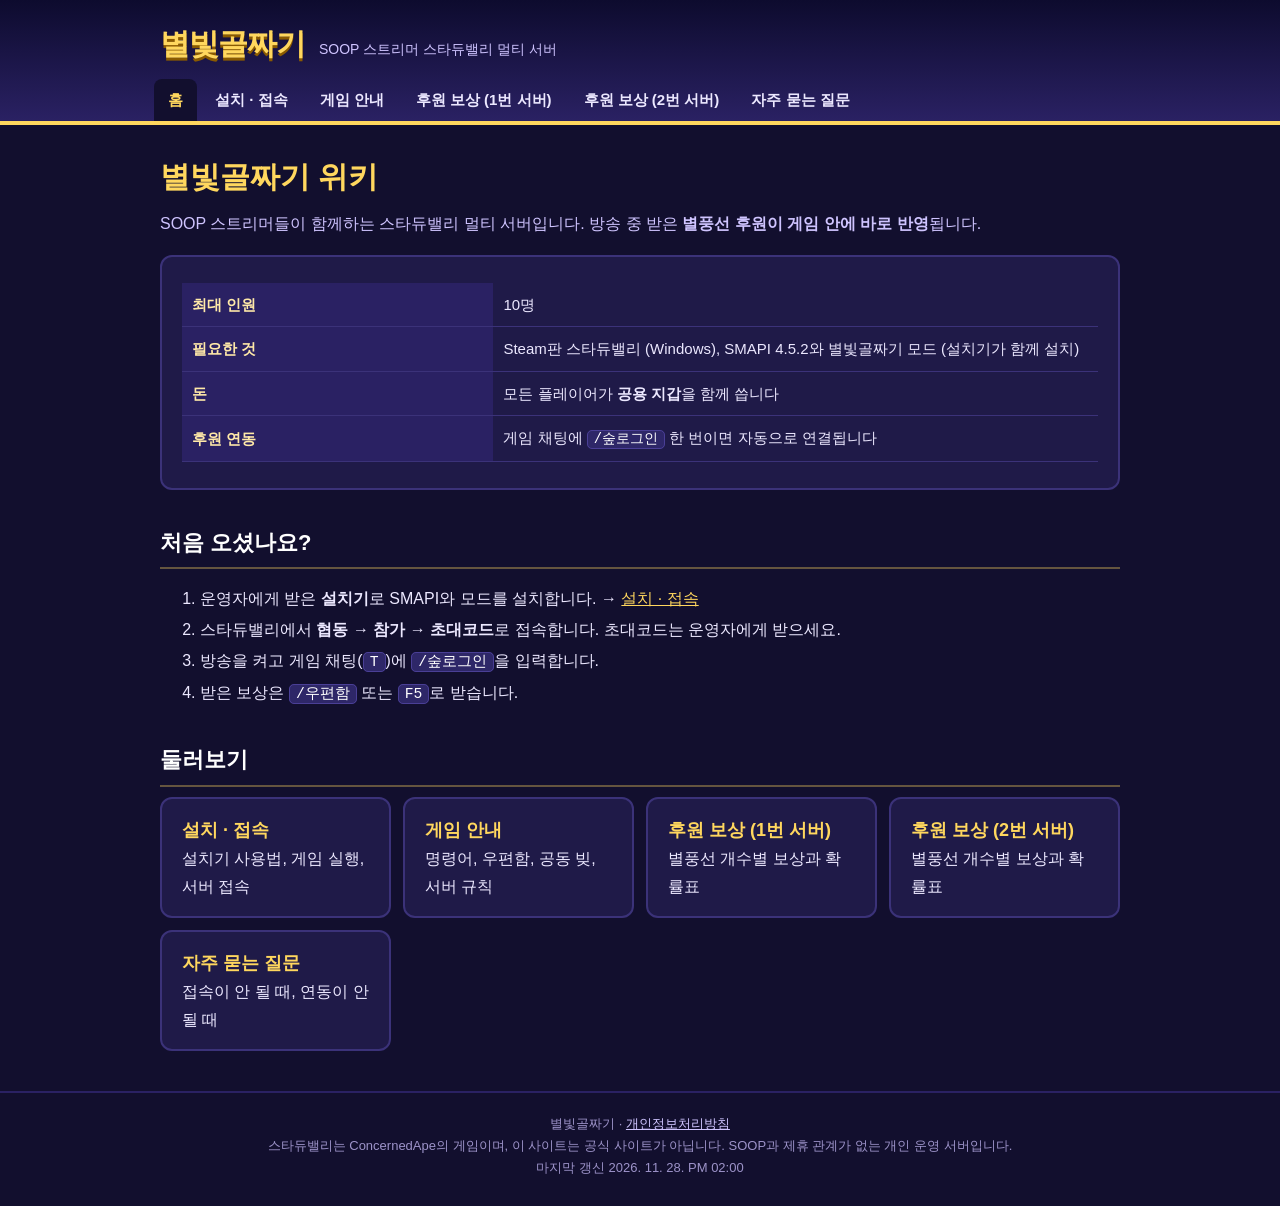
<file: index.html>
<!DOCTYPE html><html lang="ko"><head><meta charset="utf-8">
<meta http-equiv="refresh" content="0; url=wiki/"><title>별빛골짜기</title></head>
<body><a href="wiki/">별빛골짜기 위키로 이동</a> · <a href="privacy/">개인정보처리방침</a></body></html>
</file>
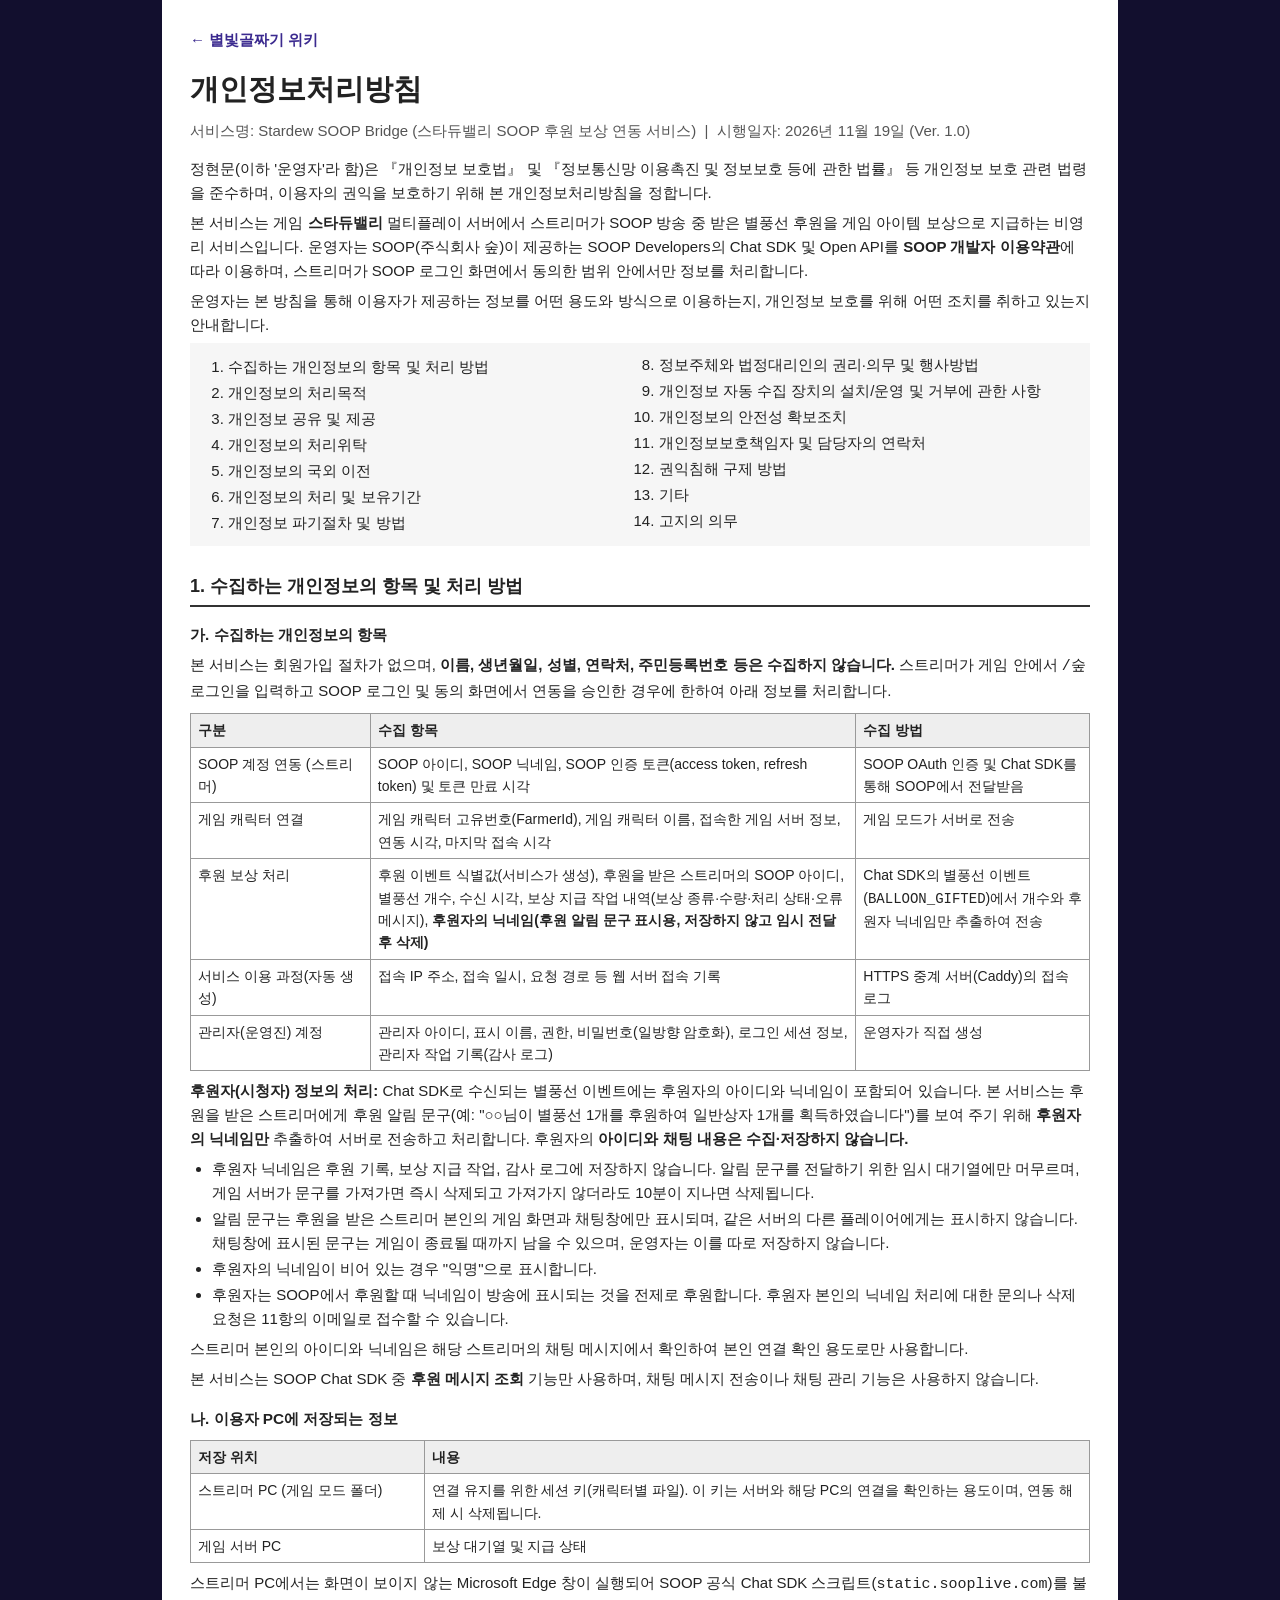
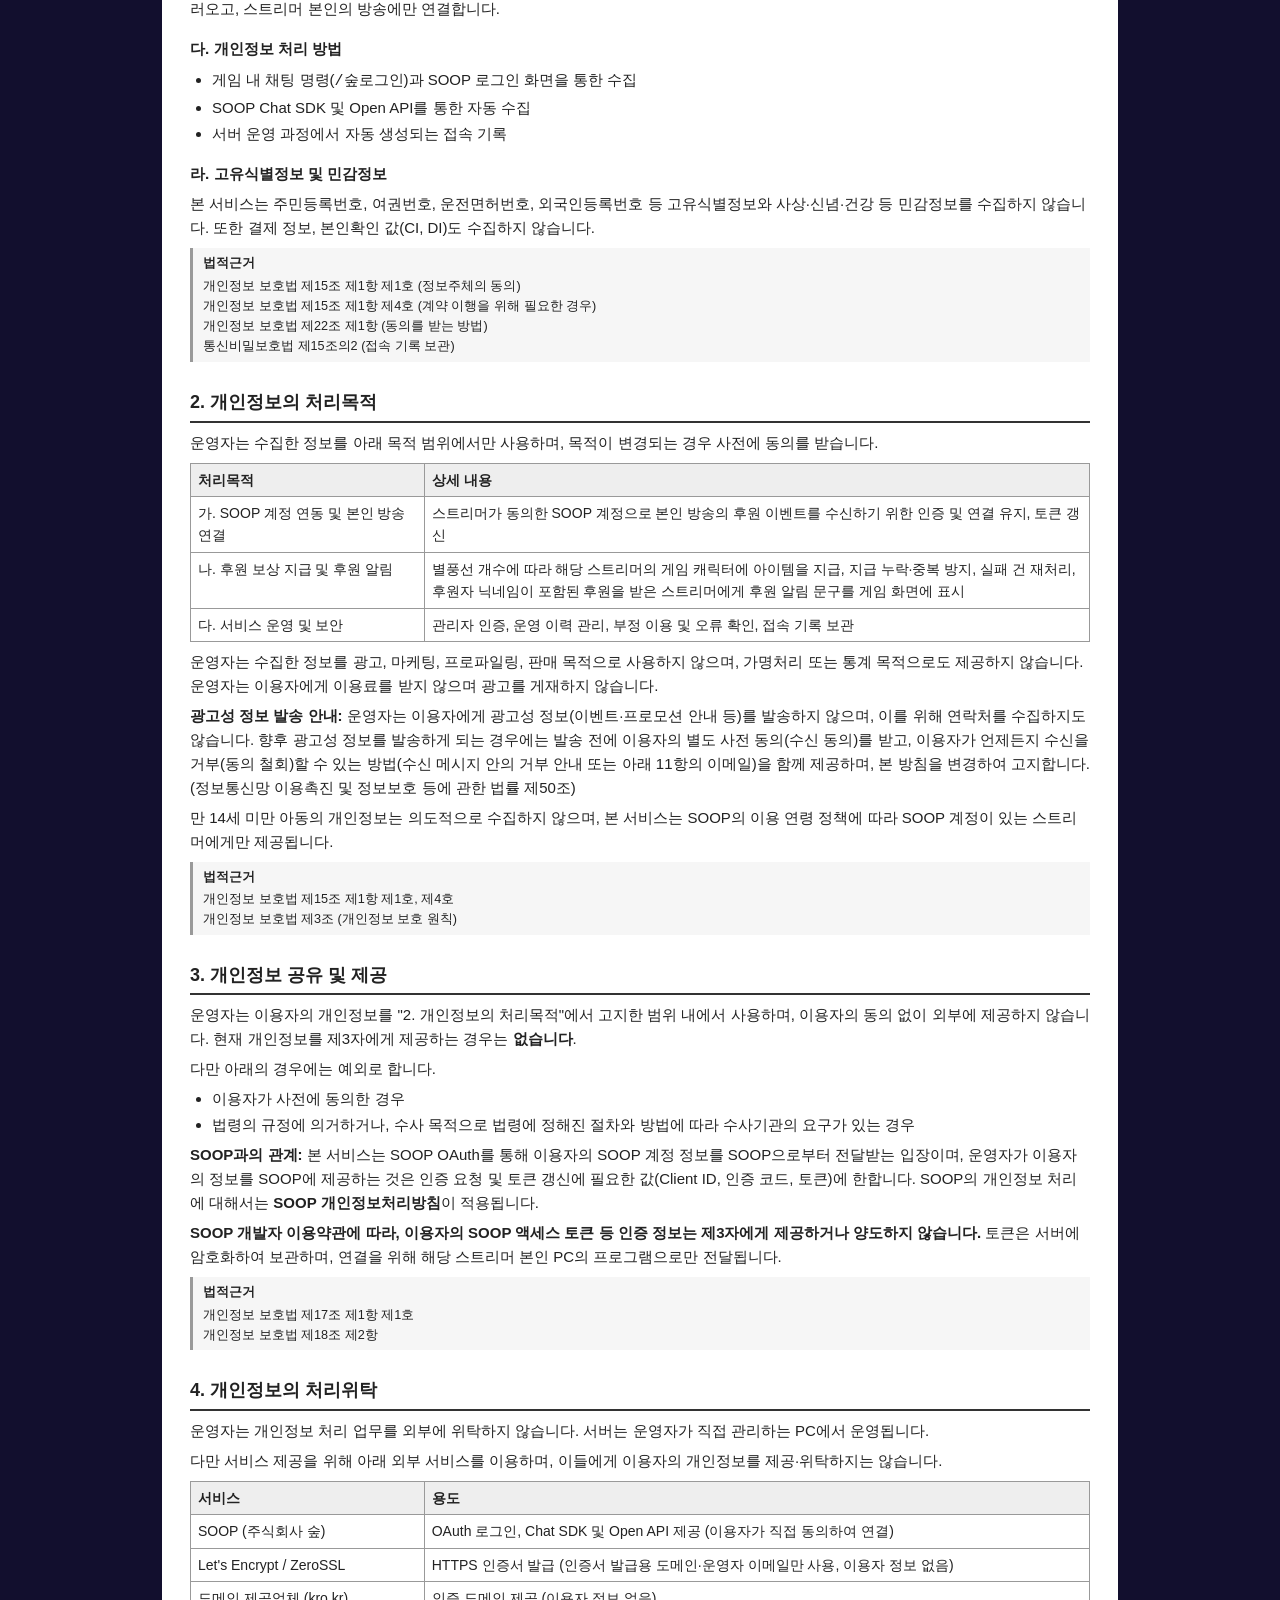
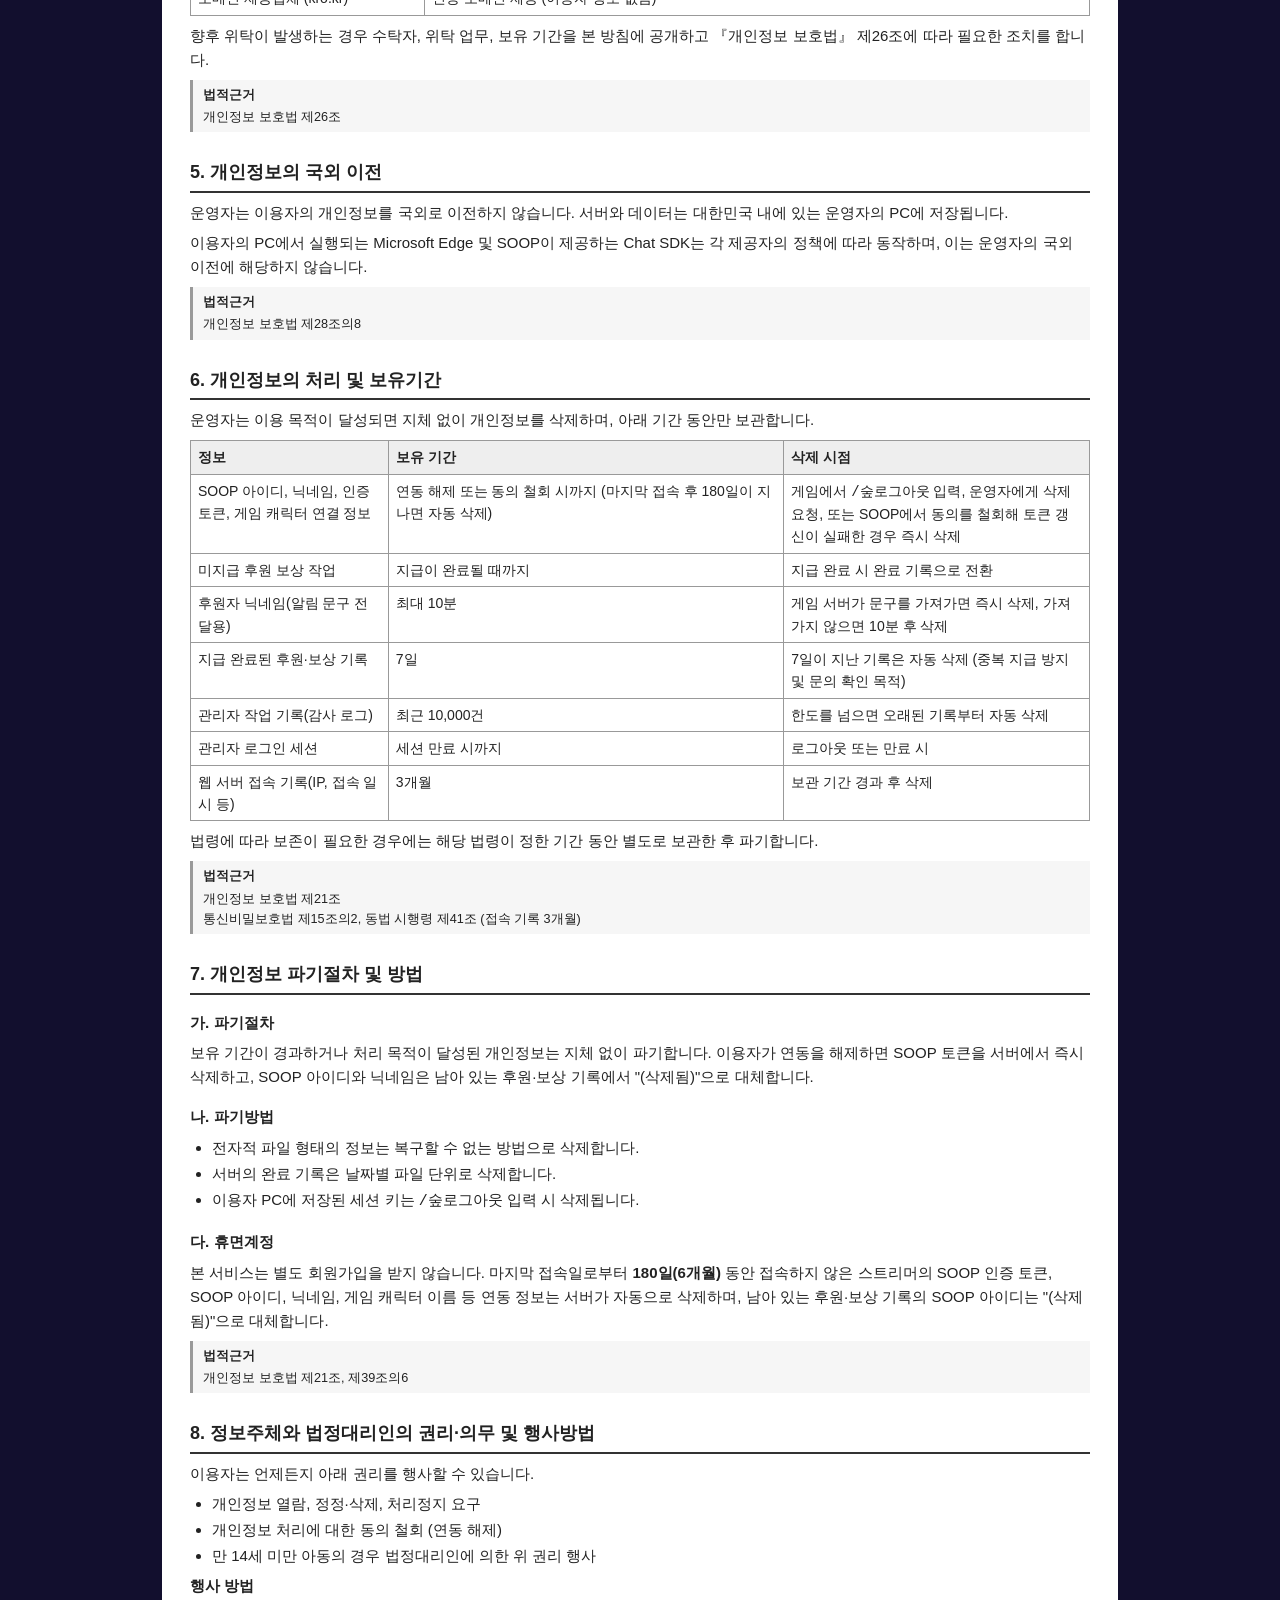
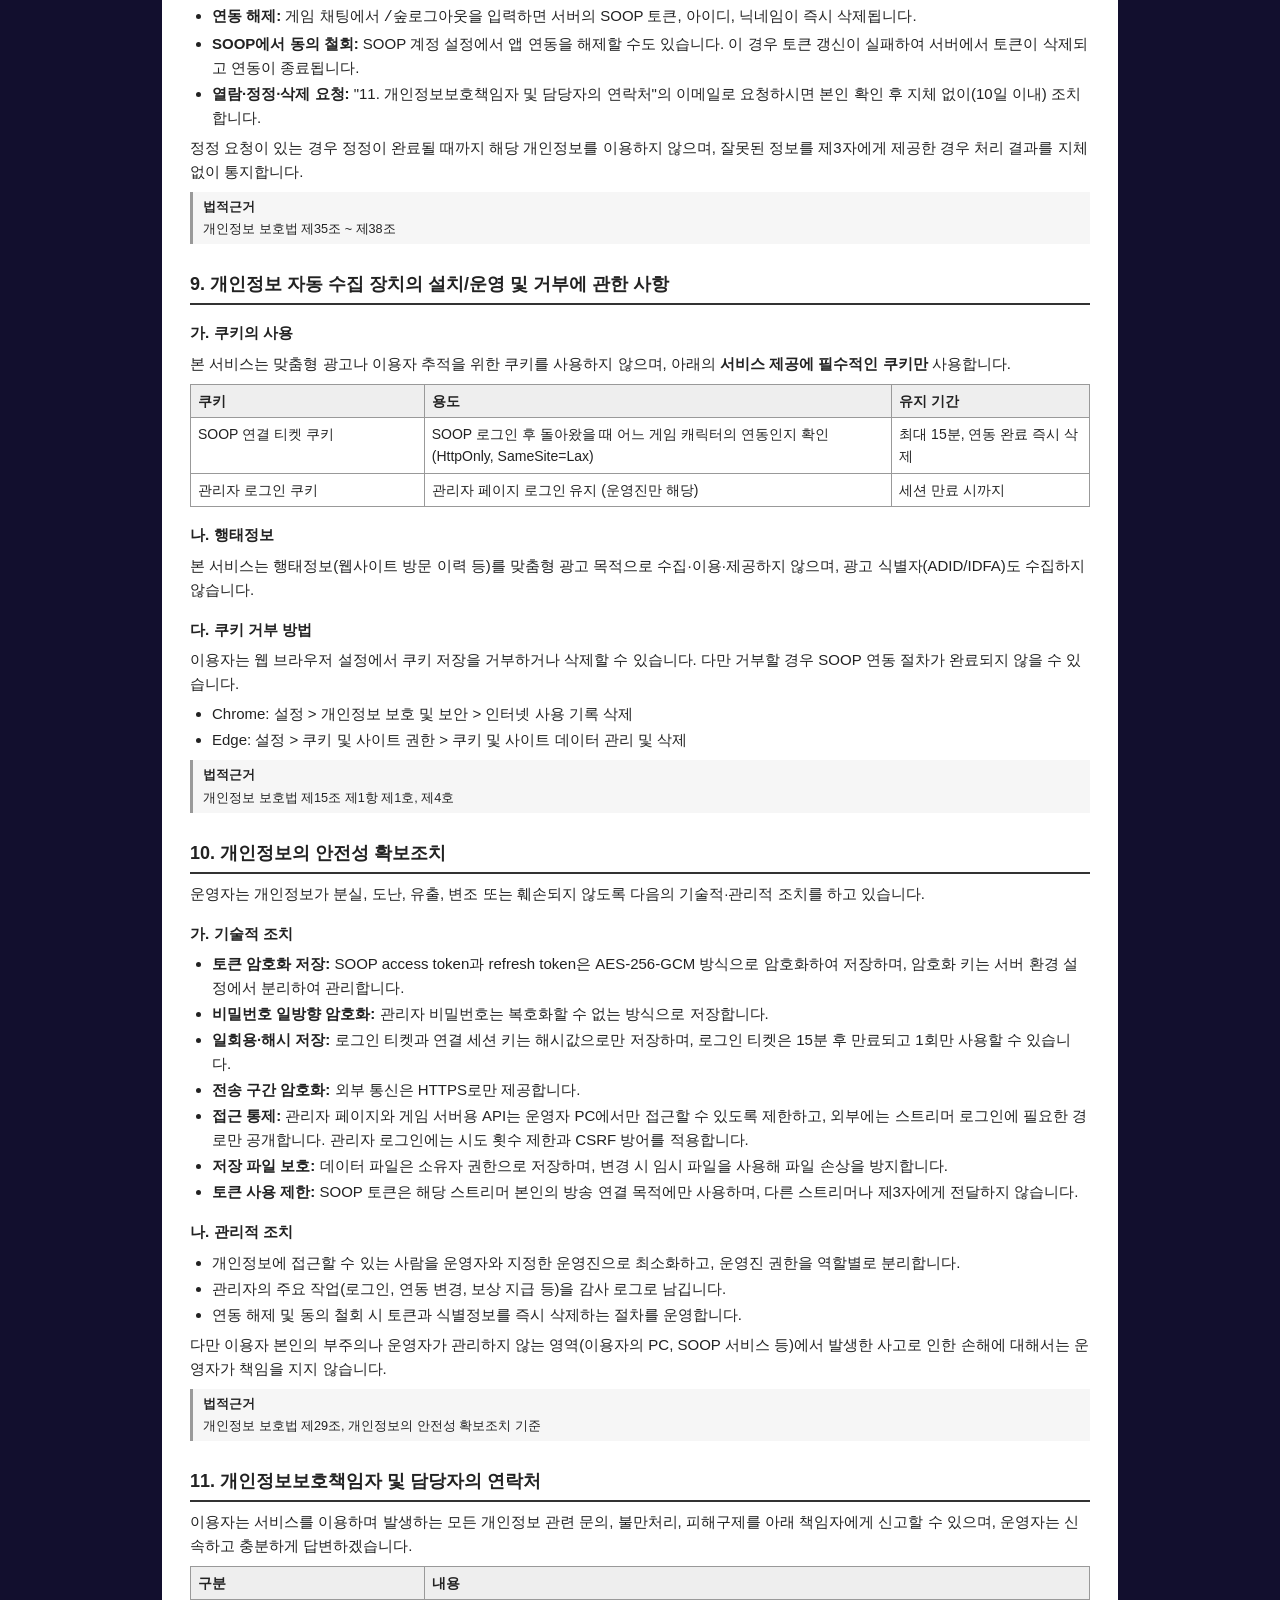
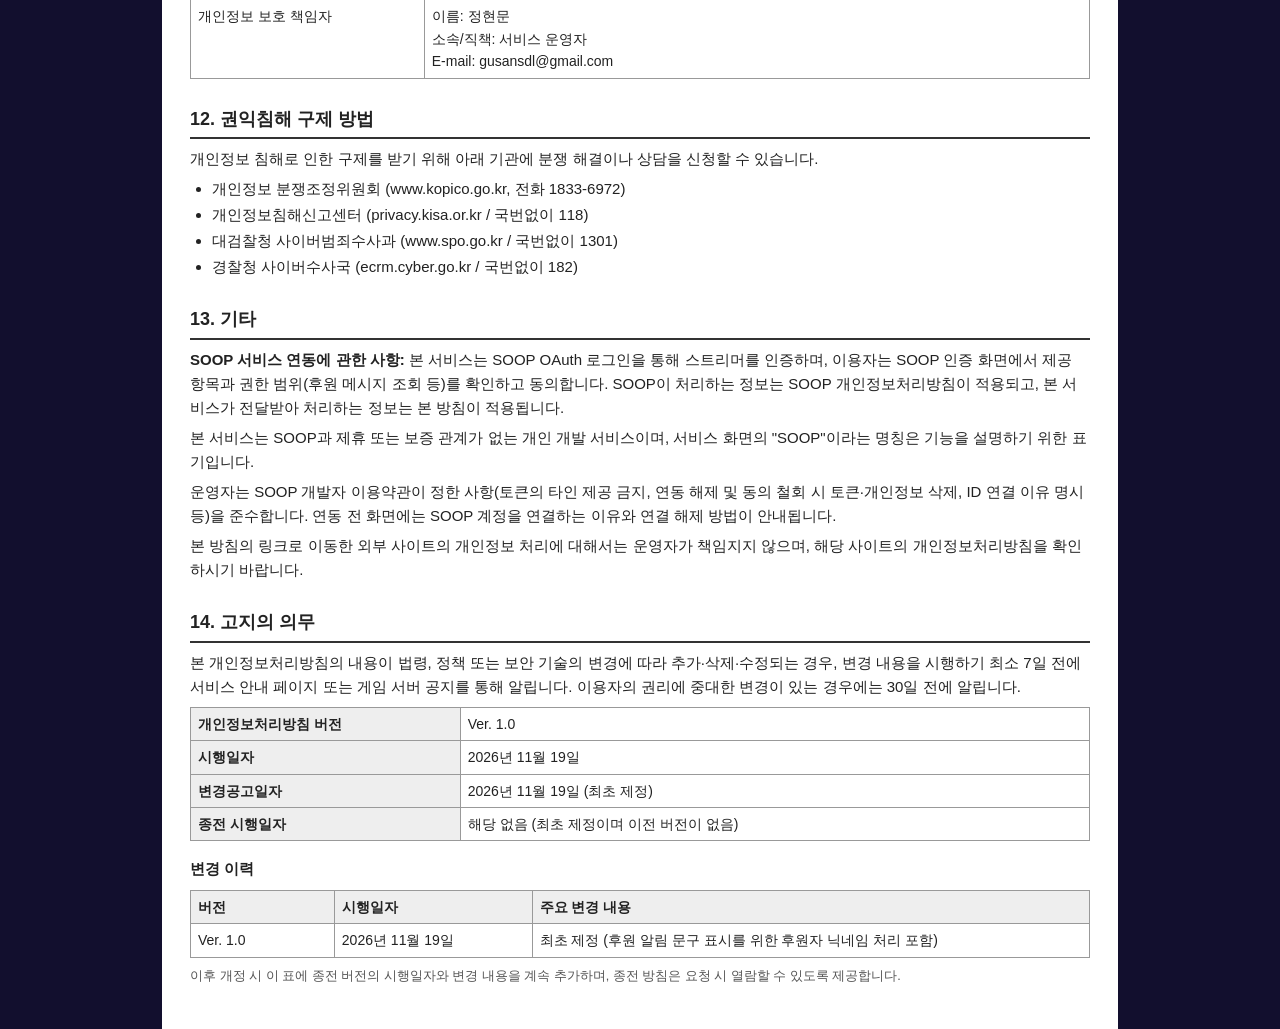
<file: privacy/index.html>
<!DOCTYPE html>
<html lang="ko">
<head>
<meta charset="utf-8">
<meta name="viewport" content="width=device-width,initial-scale=1">
<title>개인정보처리방침 - 별빛골짜기</title>
<style>
  @page { size: A4; margin: 18mm 16mm; }
  body { font-family: "Malgun Gothic", "맑은 고딕", sans-serif; font-size: 10.5pt; line-height: 1.6; color: #222; }
  h1 { font-size: 22pt; margin: 0 0 6px; }
  h2 { font-size: 13.5pt; margin: 26px 0 8px; padding-bottom: 4px; border-bottom: 2px solid #333; page-break-after: avoid; }
  h3 { font-size: 11.5pt; margin: 16px 0 6px; page-break-after: avoid; }
  p { margin: 6px 0; }
  ul, ol { margin: 6px 0; padding-left: 22px; }
  li { margin: 2px 0; }
  table { border-collapse: collapse; width: 100%; margin: 8px 0; font-size: 9.5pt; page-break-inside: auto; }
  tr { page-break-inside: avoid; }
  th, td { border: 1px solid #999; padding: 5px 7px; vertical-align: top; text-align: left; }
  th { background: #eee; }
  .law { background: #f6f6f6; border-left: 3px solid #999; padding: 5px 10px; margin: 8px 0; font-size: 9.5pt; }
  .law b { display: block; margin-bottom: 2px; }
  .toc { background: #f6f6f6; padding: 10px 16px; }
  .toc ol { margin: 0; columns: 2; }
  .meta { color: #555; margin-bottom: 14px; }
  .fill { background: #fff3a8; padding: 0 3px; }
  .note { font-size: 9.5pt; color: #555; }
  @media screen {
    html { background: #120f2e; }
    body { max-width: 900px; margin: 0 auto; padding: 28px 28px 50px; background: #fff; font-size: 15px; min-height: 100vh; }
    .back { display: inline-block; margin-bottom: 14px; color: #3b2a8f; font-weight: 700; text-decoration: none; }
    table { font-size: 14px; }
    @media (max-width: 640px) { body { padding: 18px 14px 40px; } table { display: block; overflow-x: auto; } .toc ol { columns: 1; } }
  }
  @media print { .back { display: none; } }
</style>
</head>
<body>
<a class="back" href="../wiki/">← 별빛골짜기 위키</a>

<h1>개인정보처리방침</h1>
<div class="meta">서비스명: Stardew SOOP Bridge (스타듀밸리 SOOP 후원 보상 연동 서비스) &nbsp;|&nbsp; 시행일자: 2026년 11월 19일 (Ver. 1.0)</div>

<p>정현문(이하 '운영자'라 함)은 『개인정보 보호법』 및 『정보통신망 이용촉진 및 정보보호 등에 관한 법률』 등 개인정보 보호 관련 법령을 준수하며, 이용자의 권익을 보호하기 위해 본 개인정보처리방침을 정합니다.</p>
<p>본 서비스는 게임 <b>스타듀밸리</b> 멀티플레이 서버에서 스트리머가 SOOP 방송 중 받은 별풍선 후원을 게임 아이템 보상으로 지급하는 비영리 서비스입니다. 운영자는 SOOP(주식회사 숲)이 제공하는 SOOP Developers의 Chat SDK 및 Open API를 <b>SOOP 개발자 이용약관</b>에 따라 이용하며, 스트리머가 SOOP 로그인 화면에서 동의한 범위 안에서만 정보를 처리합니다.</p>
<p>운영자는 본 방침을 통해 이용자가 제공하는 정보를 어떤 용도와 방식으로 이용하는지, 개인정보 보호를 위해 어떤 조치를 취하고 있는지 안내합니다.</p>

<div class="toc"><ol>
<li>수집하는 개인정보의 항목 및 처리 방법</li>
<li>개인정보의 처리목적</li>
<li>개인정보 공유 및 제공</li>
<li>개인정보의 처리위탁</li>
<li>개인정보의 국외 이전</li>
<li>개인정보의 처리 및 보유기간</li>
<li>개인정보 파기절차 및 방법</li>
<li>정보주체와 법정대리인의 권리·의무 및 행사방법</li>
<li>개인정보 자동 수집 장치의 설치/운영 및 거부에 관한 사항</li>
<li>개인정보의 안전성 확보조치</li>
<li>개인정보보호책임자 및 담당자의 연락처</li>
<li>권익침해 구제 방법</li>
<li>기타</li>
<li>고지의 의무</li>
</ol></div>

<h2>1. 수집하는 개인정보의 항목 및 처리 방법</h2>

<h3>가. 수집하는 개인정보의 항목</h3>
<p>본 서비스는 회원가입 절차가 없으며, <b>이름, 생년월일, 성별, 연락처, 주민등록번호 등은 수집하지 않습니다.</b> 스트리머가 게임 안에서 <code>/숲로그인</code>을 입력하고 SOOP 로그인 및 동의 화면에서 연동을 승인한 경우에 한하여 아래 정보를 처리합니다.</p>

<table>
<tr><th style="width:20%">구분</th><th>수집 항목</th><th style="width:26%">수집 방법</th></tr>
<tr><td>SOOP 계정 연동 (스트리머)</td><td>SOOP 아이디, SOOP 닉네임, SOOP 인증 토큰(access token, refresh token) 및 토큰 만료 시각</td><td>SOOP OAuth 인증 및 Chat SDK를 통해 SOOP에서 전달받음</td></tr>
<tr><td>게임 캐릭터 연결</td><td>게임 캐릭터 고유번호(FarmerId), 게임 캐릭터 이름, 접속한 게임 서버 정보, 연동 시각, 마지막 접속 시각</td><td>게임 모드가 서버로 전송</td></tr>
<tr><td>후원 보상 처리</td><td>후원 이벤트 식별값(서비스가 생성), 후원을 받은 스트리머의 SOOP 아이디, 별풍선 개수, 수신 시각, 보상 지급 작업 내역(보상 종류·수량·처리 상태·오류 메시지), <b>후원자의 닉네임(후원 알림 문구 표시용, 저장하지 않고 임시 전달 후 삭제)</b></td><td>Chat SDK의 별풍선 이벤트(<code>BALLOON_GIFTED</code>)에서 개수와 후원자 닉네임만 추출하여 전송</td></tr>
<tr><td>서비스 이용 과정(자동 생성)</td><td>접속 IP 주소, 접속 일시, 요청 경로 등 웹 서버 접속 기록</td><td>HTTPS 중계 서버(Caddy)의 접속 로그</td></tr>
<tr><td>관리자(운영진) 계정</td><td>관리자 아이디, 표시 이름, 권한, 비밀번호(일방향 암호화), 로그인 세션 정보, 관리자 작업 기록(감사 로그)</td><td>운영자가 직접 생성</td></tr>
</table>

<p><b>후원자(시청자) 정보의 처리:</b> Chat SDK로 수신되는 별풍선 이벤트에는 후원자의 아이디와 닉네임이 포함되어 있습니다. 본 서비스는 후원을 받은 스트리머에게 후원 알림 문구(예: "○○님이 별풍선 1개를 후원하여 일반상자 1개를 획득하였습니다")를 보여 주기 위해 <b>후원자의 닉네임만</b> 추출하여 서버로 전송하고 처리합니다. 후원자의 <b>아이디와 채팅 내용은 수집·저장하지 않습니다.</b></p>
<ul>
<li>후원자 닉네임은 후원 기록, 보상 지급 작업, 감사 로그에 저장하지 않습니다. 알림 문구를 전달하기 위한 임시 대기열에만 머무르며, 게임 서버가 문구를 가져가면 즉시 삭제되고 가져가지 않더라도 10분이 지나면 삭제됩니다.</li>
<li>알림 문구는 후원을 받은 스트리머 본인의 게임 화면과 채팅창에만 표시되며, 같은 서버의 다른 플레이어에게는 표시하지 않습니다. 채팅창에 표시된 문구는 게임이 종료될 때까지 남을 수 있으며, 운영자는 이를 따로 저장하지 않습니다.</li>
<li>후원자의 닉네임이 비어 있는 경우 "익명"으로 표시합니다.</li>
<li>후원자는 SOOP에서 후원할 때 닉네임이 방송에 표시되는 것을 전제로 후원합니다. 후원자 본인의 닉네임 처리에 대한 문의나 삭제 요청은 11항의 이메일로 접수할 수 있습니다.</li>
</ul>
<p>스트리머 본인의 아이디와 닉네임은 해당 스트리머의 채팅 메시지에서 확인하여 본인 연결 확인 용도로만 사용합니다.</p>
<p>본 서비스는 SOOP Chat SDK 중 <b>후원 메시지 조회</b> 기능만 사용하며, 채팅 메시지 전송이나 채팅 관리 기능은 사용하지 않습니다.</p>

<h3>나. 이용자 PC에 저장되는 정보</h3>
<table>
<tr><th style="width:26%">저장 위치</th><th>내용</th></tr>
<tr><td>스트리머 PC (게임 모드 폴더)</td><td>연결 유지를 위한 세션 키(캐릭터별 파일). 이 키는 서버와 해당 PC의 연결을 확인하는 용도이며, 연동 해제 시 삭제됩니다.</td></tr>
<tr><td>게임 서버 PC</td><td>보상 대기열 및 지급 상태</td></tr>
</table>
<p>스트리머 PC에서는 화면이 보이지 않는 Microsoft Edge 창이 실행되어 SOOP 공식 Chat SDK 스크립트(<code>static.sooplive.com</code>)를 불러오고, 스트리머 본인의 방송에만 연결합니다.</p>

<h3>다. 개인정보 처리 방법</h3>
<ul>
<li>게임 내 채팅 명령(<code>/숲로그인</code>)과 SOOP 로그인 화면을 통한 수집</li>
<li>SOOP Chat SDK 및 Open API를 통한 자동 수집</li>
<li>서버 운영 과정에서 자동 생성되는 접속 기록</li>
</ul>

<h3>라. 고유식별정보 및 민감정보</h3>
<p>본 서비스는 주민등록번호, 여권번호, 운전면허번호, 외국인등록번호 등 고유식별정보와 사상·신념·건강 등 민감정보를 수집하지 않습니다. 또한 결제 정보, 본인확인 값(CI, DI)도 수집하지 않습니다.</p>

<div class="law"><b>법적근거</b>
개인정보 보호법 제15조 제1항 제1호 (정보주체의 동의)<br>
개인정보 보호법 제15조 제1항 제4호 (계약 이행을 위해 필요한 경우)<br>
개인정보 보호법 제22조 제1항 (동의를 받는 방법)<br>
통신비밀보호법 제15조의2 (접속 기록 보관)</div>

<h2>2. 개인정보의 처리목적</h2>
<p>운영자는 수집한 정보를 아래 목적 범위에서만 사용하며, 목적이 변경되는 경우 사전에 동의를 받습니다.</p>
<table>
<tr><th style="width:26%">처리목적</th><th>상세 내용</th></tr>
<tr><td>가. SOOP 계정 연동 및 본인 방송 연결</td><td>스트리머가 동의한 SOOP 계정으로 본인 방송의 후원 이벤트를 수신하기 위한 인증 및 연결 유지, 토큰 갱신</td></tr>
<tr><td>나. 후원 보상 지급 및 후원 알림</td><td>별풍선 개수에 따라 해당 스트리머의 게임 캐릭터에 아이템을 지급, 지급 누락·중복 방지, 실패 건 재처리, 후원자 닉네임이 포함된 후원을 받은 스트리머에게 후원 알림 문구를 게임 화면에 표시</td></tr>
<tr><td>다. 서비스 운영 및 보안</td><td>관리자 인증, 운영 이력 관리, 부정 이용 및 오류 확인, 접속 기록 보관</td></tr>
</table>
<p>운영자는 수집한 정보를 광고, 마케팅, 프로파일링, 판매 목적으로 사용하지 않으며, 가명처리 또는 통계 목적으로도 제공하지 않습니다. 운영자는 이용자에게 이용료를 받지 않으며 광고를 게재하지 않습니다.</p>
<p><b>광고성 정보 발송 안내:</b> 운영자는 이용자에게 광고성 정보(이벤트·프로모션 안내 등)를 발송하지 않으며, 이를 위해 연락처를 수집하지도 않습니다. 향후 광고성 정보를 발송하게 되는 경우에는 발송 전에 이용자의 별도 사전 동의(수신 동의)를 받고, 이용자가 언제든지 수신을 거부(동의 철회)할 수 있는 방법(수신 메시지 안의 거부 안내 또는 아래 11항의 이메일)을 함께 제공하며, 본 방침을 변경하여 고지합니다. (정보통신망 이용촉진 및 정보보호 등에 관한 법률 제50조)</p>
<p>만 14세 미만 아동의 개인정보는 의도적으로 수집하지 않으며, 본 서비스는 SOOP의 이용 연령 정책에 따라 SOOP 계정이 있는 스트리머에게만 제공됩니다.</p>
<div class="law"><b>법적근거</b>
개인정보 보호법 제15조 제1항 제1호, 제4호<br>
개인정보 보호법 제3조 (개인정보 보호 원칙)</div>

<h2>3. 개인정보 공유 및 제공</h2>
<p>운영자는 이용자의 개인정보를 "2. 개인정보의 처리목적"에서 고지한 범위 내에서 사용하며, 이용자의 동의 없이 외부에 제공하지 않습니다. 현재 개인정보를 제3자에게 제공하는 경우는 <b>없습니다</b>.</p>
<p>다만 아래의 경우에는 예외로 합니다.</p>
<ul>
<li>이용자가 사전에 동의한 경우</li>
<li>법령의 규정에 의거하거나, 수사 목적으로 법령에 정해진 절차와 방법에 따라 수사기관의 요구가 있는 경우</li>
</ul>
<p><b>SOOP과의 관계:</b> 본 서비스는 SOOP OAuth를 통해 이용자의 SOOP 계정 정보를 SOOP으로부터 전달받는 입장이며, 운영자가 이용자의 정보를 SOOP에 제공하는 것은 인증 요청 및 토큰 갱신에 필요한 값(Client ID, 인증 코드, 토큰)에 한합니다. SOOP의 개인정보 처리에 대해서는 <b>SOOP 개인정보처리방침</b>이 적용됩니다.</p>
<p><b>SOOP 개발자 이용약관에 따라, 이용자의 SOOP 액세스 토큰 등 인증 정보는 제3자에게 제공하거나 양도하지 않습니다.</b> 토큰은 서버에 암호화하여 보관하며, 연결을 위해 해당 스트리머 본인 PC의 프로그램으로만 전달됩니다.</p>
<div class="law"><b>법적근거</b>
개인정보 보호법 제17조 제1항 제1호<br>
개인정보 보호법 제18조 제2항</div>

<h2>4. 개인정보의 처리위탁</h2>
<p>운영자는 개인정보 처리 업무를 외부에 위탁하지 않습니다. 서버는 운영자가 직접 관리하는 PC에서 운영됩니다.</p>
<p>다만 서비스 제공을 위해 아래 외부 서비스를 이용하며, 이들에게 이용자의 개인정보를 제공·위탁하지는 않습니다.</p>
<table>
<tr><th style="width:26%">서비스</th><th>용도</th></tr>
<tr><td>SOOP (주식회사 숲)</td><td>OAuth 로그인, Chat SDK 및 Open API 제공 (이용자가 직접 동의하여 연결)</td></tr>
<tr><td>Let's Encrypt / ZeroSSL</td><td>HTTPS 인증서 발급 (인증서 발급용 도메인·운영자 이메일만 사용, 이용자 정보 없음)</td></tr>
<tr><td>도메인 제공업체 (kro.kr)</td><td>인증 도메인 제공 (이용자 정보 없음)</td></tr>
</table>
<p>향후 위탁이 발생하는 경우 수탁자, 위탁 업무, 보유 기간을 본 방침에 공개하고 『개인정보 보호법』 제26조에 따라 필요한 조치를 합니다.</p>
<div class="law"><b>법적근거</b> 개인정보 보호법 제26조</div>

<h2>5. 개인정보의 국외 이전</h2>
<p>운영자는 이용자의 개인정보를 국외로 이전하지 않습니다. 서버와 데이터는 대한민국 내에 있는 운영자의 PC에 저장됩니다.</p>
<p>이용자의 PC에서 실행되는 Microsoft Edge 및 SOOP이 제공하는 Chat SDK는 각 제공자의 정책에 따라 동작하며, 이는 운영자의 국외 이전에 해당하지 않습니다.</p>
<div class="law"><b>법적근거</b> 개인정보 보호법 제28조의8</div>

<h2>6. 개인정보의 처리 및 보유기간</h2>
<p>운영자는 이용 목적이 달성되면 지체 없이 개인정보를 삭제하며, 아래 기간 동안만 보관합니다.</p>
<table>
<tr><th style="width:22%">정보</th><th style="width:44%">보유 기간</th><th>삭제 시점</th></tr>
<tr><td>SOOP 아이디, 닉네임, 인증 토큰, 게임 캐릭터 연결 정보</td><td>연동 해제 또는 동의 철회 시까지 (마지막 접속 후 180일이 지나면 자동 삭제)</td><td>게임에서 <code>/숲로그아웃</code> 입력, 운영자에게 삭제 요청, 또는 SOOP에서 동의를 철회해 토큰 갱신이 실패한 경우 즉시 삭제</td></tr>
<tr><td>미지급 후원 보상 작업</td><td>지급이 완료될 때까지</td><td>지급 완료 시 완료 기록으로 전환</td></tr><tr><td>후원자 닉네임(알림 문구 전달용)</td><td>최대 10분</td><td>게임 서버가 문구를 가져가면 즉시 삭제, 가져가지 않으면 10분 후 삭제</td></tr>
<tr><td>지급 완료된 후원·보상 기록</td><td>7일</td><td>7일이 지난 기록은 자동 삭제 (중복 지급 방지 및 문의 확인 목적)</td></tr>
<tr><td>관리자 작업 기록(감사 로그)</td><td>최근 10,000건</td><td>한도를 넘으면 오래된 기록부터 자동 삭제</td></tr>
<tr><td>관리자 로그인 세션</td><td>세션 만료 시까지</td><td>로그아웃 또는 만료 시</td></tr>
<tr><td>웹 서버 접속 기록(IP, 접속 일시 등)</td><td>3개월</td><td>보관 기간 경과 후 삭제</td></tr>
</table>
<p>법령에 따라 보존이 필요한 경우에는 해당 법령이 정한 기간 동안 별도로 보관한 후 파기합니다.</p>
<div class="law"><b>법적근거</b>
개인정보 보호법 제21조<br>
통신비밀보호법 제15조의2, 동법 시행령 제41조 (접속 기록 3개월)</div>

<h2>7. 개인정보 파기절차 및 방법</h2>
<h3>가. 파기절차</h3>
<p>보유 기간이 경과하거나 처리 목적이 달성된 개인정보는 지체 없이 파기합니다. 이용자가 연동을 해제하면 SOOP 토큰을 서버에서 즉시 삭제하고, SOOP 아이디와 닉네임은 남아 있는 후원·보상 기록에서 "(삭제됨)"으로 대체합니다.</p>
<h3>나. 파기방법</h3>
<ul>
<li>전자적 파일 형태의 정보는 복구할 수 없는 방법으로 삭제합니다.</li>
<li>서버의 완료 기록은 날짜별 파일 단위로 삭제합니다.</li>
<li>이용자 PC에 저장된 세션 키는 <code>/숲로그아웃</code> 입력 시 삭제됩니다.</li>
</ul>
<h3>다. 휴면계정</h3>
<p>본 서비스는 별도 회원가입을 받지 않습니다. 마지막 접속일로부터 <b>180일(6개월)</b> 동안 접속하지 않은 스트리머의 SOOP 인증 토큰, SOOP 아이디, 닉네임, 게임 캐릭터 이름 등 연동 정보는 서버가 자동으로 삭제하며, 남아 있는 후원·보상 기록의 SOOP 아이디는 "(삭제됨)"으로 대체합니다.</p>
<div class="law"><b>법적근거</b> 개인정보 보호법 제21조, 제39조의6</div>

<h2>8. 정보주체와 법정대리인의 권리·의무 및 행사방법</h2>
<p>이용자는 언제든지 아래 권리를 행사할 수 있습니다.</p>
<ul>
<li>개인정보 열람, 정정·삭제, 처리정지 요구</li>
<li>개인정보 처리에 대한 동의 철회 (연동 해제)</li>
<li>만 14세 미만 아동의 경우 법정대리인에 의한 위 권리 행사</li>
</ul>
<p><b>행사 방법</b></p>
<ul>
<li><b>연동 해제:</b> 게임 채팅에서 <code>/숲로그아웃</code>을 입력하면 서버의 SOOP 토큰, 아이디, 닉네임이 즉시 삭제됩니다.</li>
<li><b>SOOP에서 동의 철회:</b> SOOP 계정 설정에서 앱 연동을 해제할 수도 있습니다. 이 경우 토큰 갱신이 실패하여 서버에서 토큰이 삭제되고 연동이 종료됩니다.</li>
<li><b>열람·정정·삭제 요청:</b> "11. 개인정보보호책임자 및 담당자의 연락처"의 이메일로 요청하시면 본인 확인 후 지체 없이(10일 이내) 조치합니다.</li>
</ul>
<p>정정 요청이 있는 경우 정정이 완료될 때까지 해당 개인정보를 이용하지 않으며, 잘못된 정보를 제3자에게 제공한 경우 처리 결과를 지체 없이 통지합니다.</p>
<div class="law"><b>법적근거</b> 개인정보 보호법 제35조 ~ 제38조</div>

<h2>9. 개인정보 자동 수집 장치의 설치/운영 및 거부에 관한 사항</h2>
<h3>가. 쿠키의 사용</h3>
<p>본 서비스는 맞춤형 광고나 이용자 추적을 위한 쿠키를 사용하지 않으며, 아래의 <b>서비스 제공에 필수적인 쿠키만</b> 사용합니다.</p>
<table>
<tr><th style="width:26%">쿠키</th><th>용도</th><th style="width:22%">유지 기간</th></tr>
<tr><td>SOOP 연결 티켓 쿠키</td><td>SOOP 로그인 후 돌아왔을 때 어느 게임 캐릭터의 연동인지 확인 (HttpOnly, SameSite=Lax)</td><td>최대 15분, 연동 완료 즉시 삭제</td></tr>
<tr><td>관리자 로그인 쿠키</td><td>관리자 페이지 로그인 유지 (운영진만 해당)</td><td>세션 만료 시까지</td></tr>
</table>
<h3>나. 행태정보</h3>
<p>본 서비스는 행태정보(웹사이트 방문 이력 등)를 맞춤형 광고 목적으로 수집·이용·제공하지 않으며, 광고 식별자(ADID/IDFA)도 수집하지 않습니다.</p>
<h3>다. 쿠키 거부 방법</h3>
<p>이용자는 웹 브라우저 설정에서 쿠키 저장을 거부하거나 삭제할 수 있습니다. 다만 거부할 경우 SOOP 연동 절차가 완료되지 않을 수 있습니다.</p>
<ul>
<li>Chrome: 설정 &gt; 개인정보 보호 및 보안 &gt; 인터넷 사용 기록 삭제</li>
<li>Edge: 설정 &gt; 쿠키 및 사이트 권한 &gt; 쿠키 및 사이트 데이터 관리 및 삭제</li>
</ul>
<div class="law"><b>법적근거</b> 개인정보 보호법 제15조 제1항 제1호, 제4호</div>

<h2>10. 개인정보의 안전성 확보조치</h2>
<p>운영자는 개인정보가 분실, 도난, 유출, 변조 또는 훼손되지 않도록 다음의 기술적·관리적 조치를 하고 있습니다.</p>
<h3>가. 기술적 조치</h3>
<ul>
<li><b>토큰 암호화 저장:</b> SOOP access token과 refresh token은 AES-256-GCM 방식으로 암호화하여 저장하며, 암호화 키는 서버 환경 설정에서 분리하여 관리합니다.</li>
<li><b>비밀번호 일방향 암호화:</b> 관리자 비밀번호는 복호화할 수 없는 방식으로 저장합니다.</li>
<li><b>일회용·해시 저장:</b> 로그인 티켓과 연결 세션 키는 해시값으로만 저장하며, 로그인 티켓은 15분 후 만료되고 1회만 사용할 수 있습니다.</li>
<li><b>전송 구간 암호화:</b> 외부 통신은 HTTPS로만 제공합니다.</li>
<li><b>접근 통제:</b> 관리자 페이지와 게임 서버용 API는 운영자 PC에서만 접근할 수 있도록 제한하고, 외부에는 스트리머 로그인에 필요한 경로만 공개합니다. 관리자 로그인에는 시도 횟수 제한과 CSRF 방어를 적용합니다.</li>
<li><b>저장 파일 보호:</b> 데이터 파일은 소유자 권한으로 저장하며, 변경 시 임시 파일을 사용해 파일 손상을 방지합니다.</li>
<li><b>토큰 사용 제한:</b> SOOP 토큰은 해당 스트리머 본인의 방송 연결 목적에만 사용하며, 다른 스트리머나 제3자에게 전달하지 않습니다.</li>
</ul>
<h3>나. 관리적 조치</h3>
<ul>
<li>개인정보에 접근할 수 있는 사람을 운영자와 지정한 운영진으로 최소화하고, 운영진 권한을 역할별로 분리합니다.</li>
<li>관리자의 주요 작업(로그인, 연동 변경, 보상 지급 등)을 감사 로그로 남깁니다.</li>
<li>연동 해제 및 동의 철회 시 토큰과 식별정보를 즉시 삭제하는 절차를 운영합니다.</li>
</ul>
<p>다만 이용자 본인의 부주의나 운영자가 관리하지 않는 영역(이용자의 PC, SOOP 서비스 등)에서 발생한 사고로 인한 손해에 대해서는 운영자가 책임을 지지 않습니다.</p>
<div class="law"><b>법적근거</b> 개인정보 보호법 제29조, 개인정보의 안전성 확보조치 기준</div>

<h2>11. 개인정보보호책임자 및 담당자의 연락처</h2>
<p>이용자는 서비스를 이용하며 발생하는 모든 개인정보 관련 문의, 불만처리, 피해구제를 아래 책임자에게 신고할 수 있으며, 운영자는 신속하고 충분하게 답변하겠습니다.</p>
<table>
<tr><th style="width:26%">구분</th><th>내용</th></tr>
<tr><td>개인정보 보호 책임자</td><td>이름: 정현문<br>소속/직책: 서비스 운영자<br>E-mail: gusansdl@gmail.com</td></tr>
</table>

<h2>12. 권익침해 구제 방법</h2>
<p>개인정보 침해로 인한 구제를 받기 위해 아래 기관에 분쟁 해결이나 상담을 신청할 수 있습니다.</p>
<ul>
<li>개인정보 분쟁조정위원회 (www.kopico.go.kr, 전화 1833-6972)</li>
<li>개인정보침해신고센터 (privacy.kisa.or.kr / 국번없이 118)</li>
<li>대검찰청 사이버범죄수사과 (www.spo.go.kr / 국번없이 1301)</li>
<li>경찰청 사이버수사국 (ecrm.cyber.go.kr / 국번없이 182)</li>
</ul>

<h2>13. 기타</h2>
<p><b>SOOP 서비스 연동에 관한 사항:</b> 본 서비스는 SOOP OAuth 로그인을 통해 스트리머를 인증하며, 이용자는 SOOP 인증 화면에서 제공 항목과 권한 범위(후원 메시지 조회 등)를 확인하고 동의합니다. SOOP이 처리하는 정보는 SOOP 개인정보처리방침이 적용되고, 본 서비스가 전달받아 처리하는 정보는 본 방침이 적용됩니다.</p>
<p>본 서비스는 SOOP과 제휴 또는 보증 관계가 없는 개인 개발 서비스이며, 서비스 화면의 "SOOP"이라는 명칭은 기능을 설명하기 위한 표기입니다.</p>
<p>운영자는 SOOP 개발자 이용약관이 정한 사항(토큰의 타인 제공 금지, 연동 해제 및 동의 철회 시 토큰·개인정보 삭제, ID 연결 이유 명시 등)을 준수합니다. 연동 전 화면에는 SOOP 계정을 연결하는 이유와 연결 해제 방법이 안내됩니다.</p>
<p>본 방침의 링크로 이동한 외부 사이트의 개인정보 처리에 대해서는 운영자가 책임지지 않으며, 해당 사이트의 개인정보처리방침을 확인하시기 바랍니다.</p>

<h2>14. 고지의 의무</h2>
<p>본 개인정보처리방침의 내용이 법령, 정책 또는 보안 기술의 변경에 따라 추가·삭제·수정되는 경우, 변경 내용을 시행하기 최소 7일 전에 서비스 안내 페이지 또는 게임 서버 공지를 통해 알립니다. 이용자의 권리에 중대한 변경이 있는 경우에는 30일 전에 알립니다.</p>
<table>
<tr><th style="width:30%">개인정보처리방침 버전</th><td>Ver. 1.0</td></tr>
<tr><th>시행일자</th><td>2026년 11월 19일</td></tr>
<tr><th>변경공고일자</th><td>2026년 11월 19일 (최초 제정)</td></tr><tr><th>종전 시행일자</th><td>해당 없음 (최초 제정이며 이전 버전이 없음)</td></tr>
</table>
<h3>변경 이력</h3>
<table><tr><th style="width:16%">버전</th><th style="width:22%">시행일자</th><th>주요 변경 내용</th></tr><tr><td>Ver. 1.0</td><td>2026년 11월 19일</td><td>최초 제정 (후원 알림 문구 표시를 위한 후원자 닉네임 처리 포함)</td></tr></table>
<p class="note">이후 개정 시 이 표에 종전 버전의 시행일자와 변경 내용을 계속 추가하며, 종전 방침은 요청 시 열람할 수 있도록 제공합니다.</p>

</body>
</html>
</file>
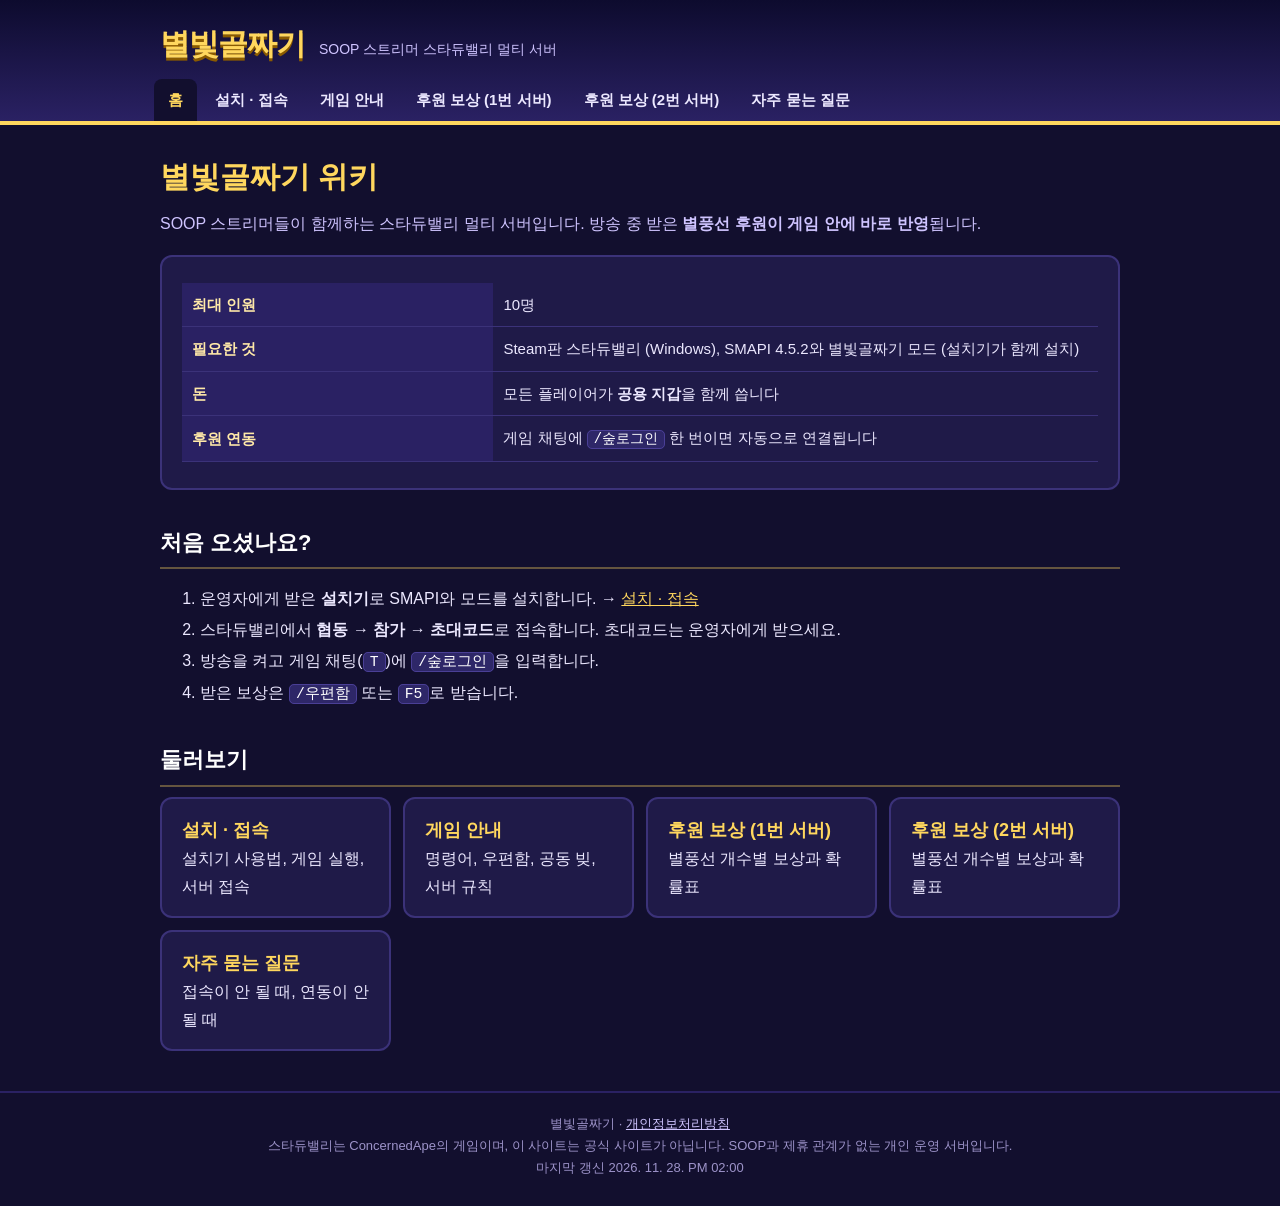
<file: wiki/index.html>
<!DOCTYPE html><html lang="ko"><head><meta charset="utf-8">
<meta name="viewport" content="width=device-width,initial-scale=1">
<title>홈 - 별빛골짜기 위키</title><link rel="stylesheet" href="style.css"></head><body>
<header><div class="top"><a class="logo" href="./">별빛골짜기</a><span class="tag">SOOP 스트리머 스타듀밸리 멀티 서버</span></div>
<nav><a href="./" class="on">홈</a><a href="install.html">설치 · 접속</a><a href="play.html">게임 안내</a><a href="rewards.html">후원 보상 (1번 서버)</a><a href="rewards-2.html">후원 보상 (2번 서버)</a><a href="faq.html">자주 묻는 질문</a></nav></header>
<main>
<h1>별빛골짜기 위키</h1>
<p class="lead">SOOP 스트리머들이 함께하는 스타듀밸리 멀티 서버입니다. 방송 중 받은 <b>별풍선 후원이 게임 안에 바로 반영</b>됩니다.</p>
<div class="card"><table>
<tr><th style="width:34%">최대 인원</th><td>10명</td></tr>
<tr><th>필요한 것</th><td>Steam판 스타듀밸리 (Windows), SMAPI 4.5.2와 별빛골짜기 모드 (설치기가 함께 설치)</td></tr>
<tr><th>돈</th><td>모든 플레이어가 <b>공용 지갑</b>을 함께 씁니다</td></tr>
<tr><th>후원 연동</th><td>게임 채팅에 <code>/숲로그인</code> 한 번이면 자동으로 연결됩니다</td></tr>
</table></div>
<h2>처음 오셨나요?</h2>
<ol>
<li>운영자에게 받은 <b>설치기</b>로 SMAPI와 모드를 설치합니다. → <a href="install.html">설치 · 접속</a></li>
<li>스타듀밸리에서 <b>협동 → 참가 → 초대코드</b>로 접속합니다. 초대코드는 운영자에게 받으세요.</li>
<li>방송을 켜고 게임 채팅(<kbd>T</kbd>)에 <code>/숲로그인</code>을 입력합니다.</li>
<li>받은 보상은 <code>/우편함</code> 또는 <kbd>F5</kbd>로 받습니다.</li>
</ol>
<h2>둘러보기</h2>
<div class="grid">
<a class="card" href="install.html"><b>설치 · 접속</b>설치기 사용법, 게임 실행, 서버 접속</a>
<a class="card" href="play.html"><b>게임 안내</b>명령어, 우편함, 공동 빚, 서버 규칙</a>
<a class="card" href="rewards.html"><b>후원 보상 (1번 서버)</b>별풍선 개수별 보상과 확률표</a>
<a class="card" href="rewards-2.html"><b>후원 보상 (2번 서버)</b>별풍선 개수별 보상과 확률표</a>
<a class="card" href="faq.html"><b>자주 묻는 질문</b>접속이 안 될 때, 연동이 안 될 때</a>
</div></main>
<footer>별빛골짜기 · <a href="../privacy/">개인정보처리방침</a><br>
스타듀밸리는 ConcernedApe의 게임이며, 이 사이트는 공식 사이트가 아닙니다. SOOP과 제휴 관계가 없는 개인 운영 서버입니다.<br>마지막 갱신 2026. 11. 28. PM 02:00</footer>
</body></html>
</file>
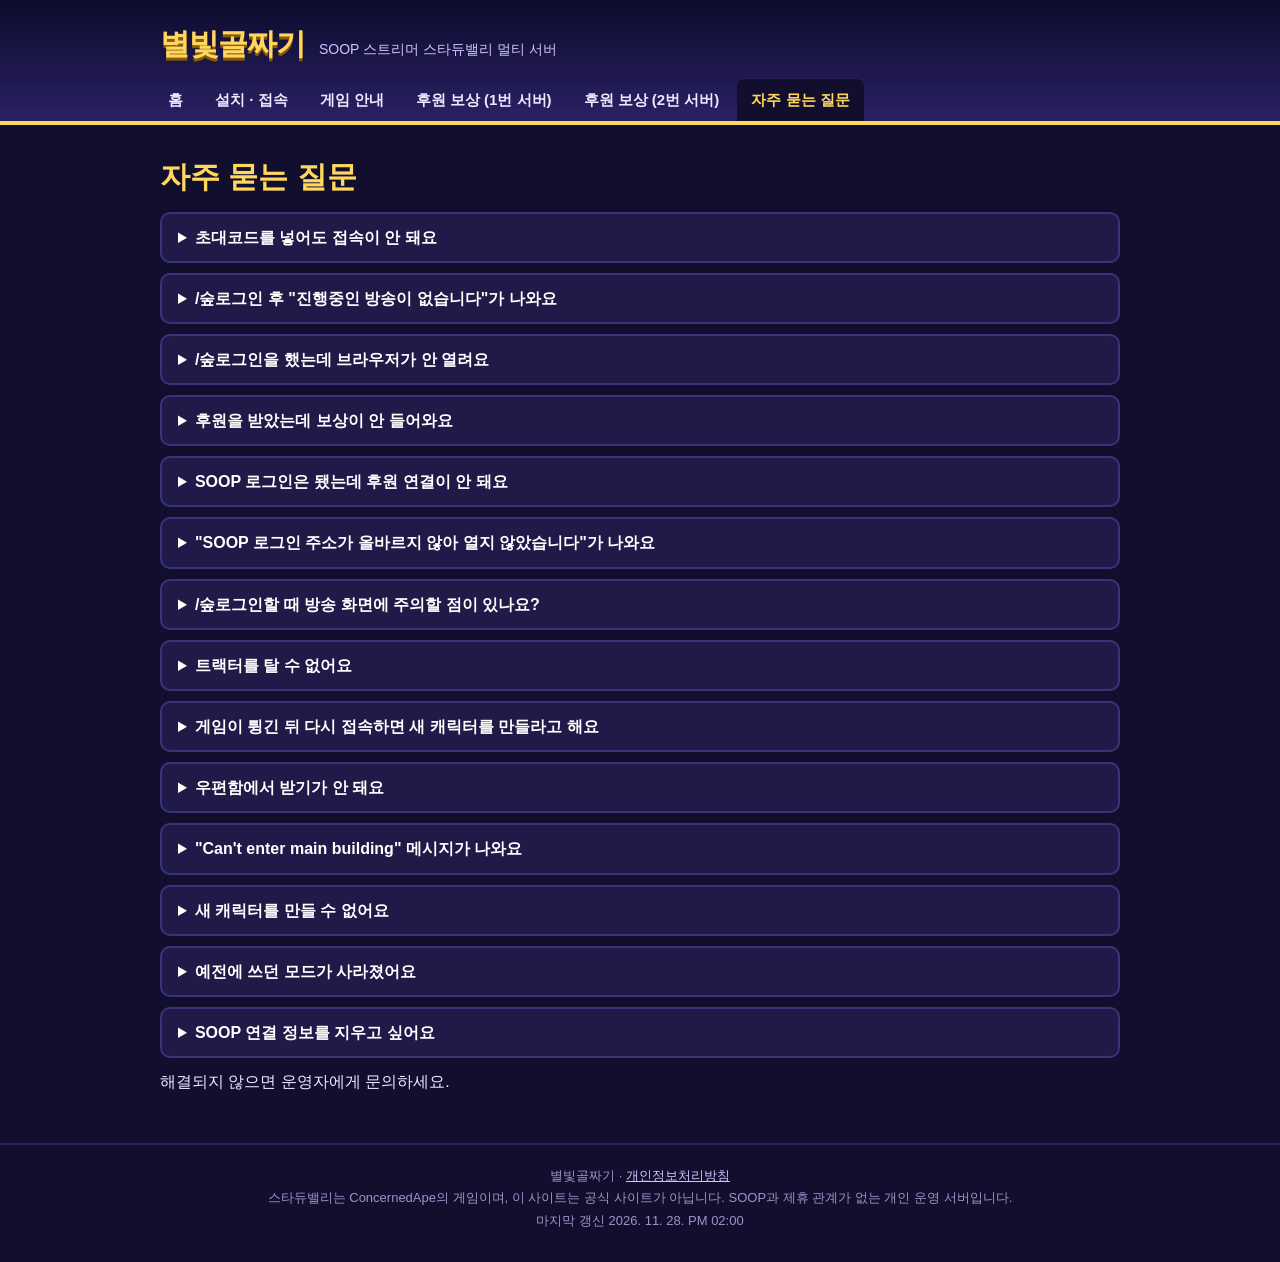
<file: wiki/faq.html>
<!DOCTYPE html><html lang="ko"><head><meta charset="utf-8">
<meta name="viewport" content="width=device-width,initial-scale=1">
<title>자주 묻는 질문 - 별빛골짜기 위키</title><link rel="stylesheet" href="style.css"></head><body>
<header><div class="top"><a class="logo" href="./">별빛골짜기</a><span class="tag">SOOP 스트리머 스타듀밸리 멀티 서버</span></div>
<nav><a href="./">홈</a><a href="install.html">설치 · 접속</a><a href="play.html">게임 안내</a><a href="rewards.html">후원 보상 (1번 서버)</a><a href="rewards-2.html">후원 보상 (2번 서버)</a><a href="faq.html" class="on">자주 묻는 질문</a></nav></header>
<main><h1>자주 묻는 질문</h1><details><summary>초대코드를 넣어도 접속이 안 돼요</summary><ul><li>운영자에게 <b>최신 초대코드</b>를 다시 받으세요. 서버가 다시 켜지면 초대코드가 바뀔 수 있습니다.</li><li>게임을 <b>SOOP 모드와 함께</b> 켰는지 확인하세요 (검은 창에 <code>SOOP Stardew Bridge</code>).</li><li>스타듀밸리와 SMAPI를 최신 버전으로 업데이트하세요 (설치기를 다시 실행하면 됩니다).</li></ul></details><details><summary>/숲로그인 후 &quot;진행중인 방송이 없습니다&quot;가 나와요</summary><ul><li>방송이 켜져 있는지 확인하세요.</li><li>SOOP 로그인 화면에서 <b>지금 방송 중인 계정</b>으로 로그인했는지 확인하세요. 브라우저에 다른 계정(시청자 계정 등)이 로그인되어 있으면 그 계정으로 연결됩니다.</li><li>계정을 바꾸려면 브라우저에서 SOOP 로그아웃 → 게임에서 <code>/숲로그아웃</code> → <code>/숲로그인</code>.</li></ul></details><details><summary>/숲로그인을 했는데 브라우저가 안 열려요</summary><p>Microsoft Edge가 설치되어 있어야 합니다. 3분이 지나도 결과가 없으면 <code>/숲로그인</code>을 다시 입력하세요.</p></details><details><summary>후원을 받았는데 보상이 안 들어와요</summary><ul><li>후원한 별풍선 개수가 <a href="rewards.html">보상표</a>의 개수와 <b>정확히 같아야</b> 합니다.</li><li>그 시간에 게임에 접속해 있고 SOOP에 연결되어 있어야 합니다.</li><li>상자, 랜덤 상자, 뼈고기는 바로 손에 들어오지 않고 <code>/우편함</code>에 쌓입니다.</li><li>보상은 몇 초 늦게 들어올 수 있습니다. 한꺼번에 많이 오면 순서대로 들어옵니다.</li></ul></details><details><summary>SOOP 로그인은 됐는데 후원 연결이 안 돼요</summary><p>/숲로그인을 하면 화면 없는 Edge가 몰래 켜져서 방송 채팅에 연결합니다. 이 Edge가 바로 꺼지면 연결되지 않습니다.</p><ul><li>백신이나 보안 프로그램이 Edge 실행을 막고 있지 않은지 확인하세요.</li><li>Edge로 <code>https://stardewoauth.kro.kr/health</code>가 열리는지 확인하세요.</li><li>그래도 안 되면 게임을 끄고 <code>Mods\SoopStardewBridge\config.json</code>의 <code>"EdgeHeadless": true</code>를 <code>false</code>로 바꾼 뒤 다시 <code>/숲로그인</code>하세요. 작은 Edge 창이 떠서 상태를 볼 수 있습니다. 그 화면을 운영자에게 보내 주세요.</li></ul></details><details><summary>&quot;SOOP 로그인 주소가 올바르지 않아 열지 않았습니다&quot;가 나와요</summary><p>모드는 별빛골짜기 인증 주소(<code>https://stardewoauth.kro.kr</code>)가 아니면 브라우저를 열지 않습니다. 최신 설치기로 다시 설치한 뒤 <code>/숲로그인</code>을 해 보고, 그래도 나오면 운영자에게 알려 주세요.</p></details><details><summary>/숲로그인할 때 방송 화면에 주의할 점이 있나요?</summary><p>/숲로그인을 하면 브라우저에 <b>일회용 로그인 주소</b>가 열립니다. 이 주소가 방송에 보이면 다른 사람이 먼저 쓸 수 있으니, 로그인하는 동안은 브라우저 화면을 방송에서 가려 주세요.</p></details><details><summary>트랙터를 탈 수 없어요</summary><ul><li>트랙터는 <b>트랙터 이용권</b>이 있을 때만 탈 수 있습니다. 남은 시간은 화면 왼쪽 위에 나옵니다.</li><li>트랙터가 안 보이면 <kbd>Backspace</kbd>로 내 트랙터를 부르세요. 축제 중에는 부를 수 없습니다.</li><li>다른 스트리머의 트랙터는 탈 수 없습니다.</li><li>아무 반응이 없으면 최신 설치기로 다시 설치하세요 (Tractor Mod가 함께 설치됩니다).</li></ul></details><details><summary>게임이 튕긴 뒤 다시 접속하면 새 캐릭터를 만들라고 해요</summary><p>잠시 기다렸다가 다시 접속해 보세요. 같은 Steam 계정으로 다시 들어오면 서버가 남아 있던 이전 연결을 정리하고 <b>내 캐릭터</b>를 다시 고를 수 있게 해 줍니다. 새 캐릭터는 만들지 마세요.</p></details><details><summary>우편함에서 받기가 안 돼요</summary><p>인벤토리가 가득 차 있으면 받을 수 없습니다. 칸을 비운 뒤 다시 누르세요. 받지 못한 보상은 우편함에 그대로 남아 있습니다.</p></details><details><summary>&quot;Can&#39;t enter main building&quot; 메시지가 나와요</summary><p>정상입니다. 본채(농가)는 플레이어가 들어갈 수 없게 되어 있어서 내 오두막으로 이동합니다.</p></details><details><summary>새 캐릭터를 만들 수 없어요</summary><p>Steam 계정 하나에 캐릭터 하나만 만들 수 있습니다. 캐릭터를 새로 만들고 싶으면 운영자에게 초기화를 요청하세요.</p></details><details><summary>예전에 쓰던 모드가 사라졌어요</summary><p>설치기가 스타듀밸리 폴더의 <code>Mods_bak</code>(또는 <code>Mods_bak_날짜</code>) 폴더로 옮겨 두었습니다. 지워지지 않았습니다. 별빛골짜기 서버가 아닌 다른 게임에서 쓰려면 게임을 끈 뒤 그 모드 폴더를 다시 <code>Mods</code> 폴더로 옮기면 됩니다. 별빛골짜기 서버에 접속할 때는 다시 빼 주세요.</p></details><details><summary>SOOP 연결 정보를 지우고 싶어요</summary><p>게임에서 <code>/숲로그아웃</code>을 입력하면 바로 지워집니다. 게임에 들어올 수 없다면 <a href="../privacy/">개인정보처리방침</a>의 연락처로 요청하세요.</p></details>
<p>해결되지 않으면 운영자에게 문의하세요.</p></main>
<footer>별빛골짜기 · <a href="../privacy/">개인정보처리방침</a><br>
스타듀밸리는 ConcernedApe의 게임이며, 이 사이트는 공식 사이트가 아닙니다. SOOP과 제휴 관계가 없는 개인 운영 서버입니다.<br>마지막 갱신 2026. 11. 28. PM 02:00</footer>
</body></html>
</file>
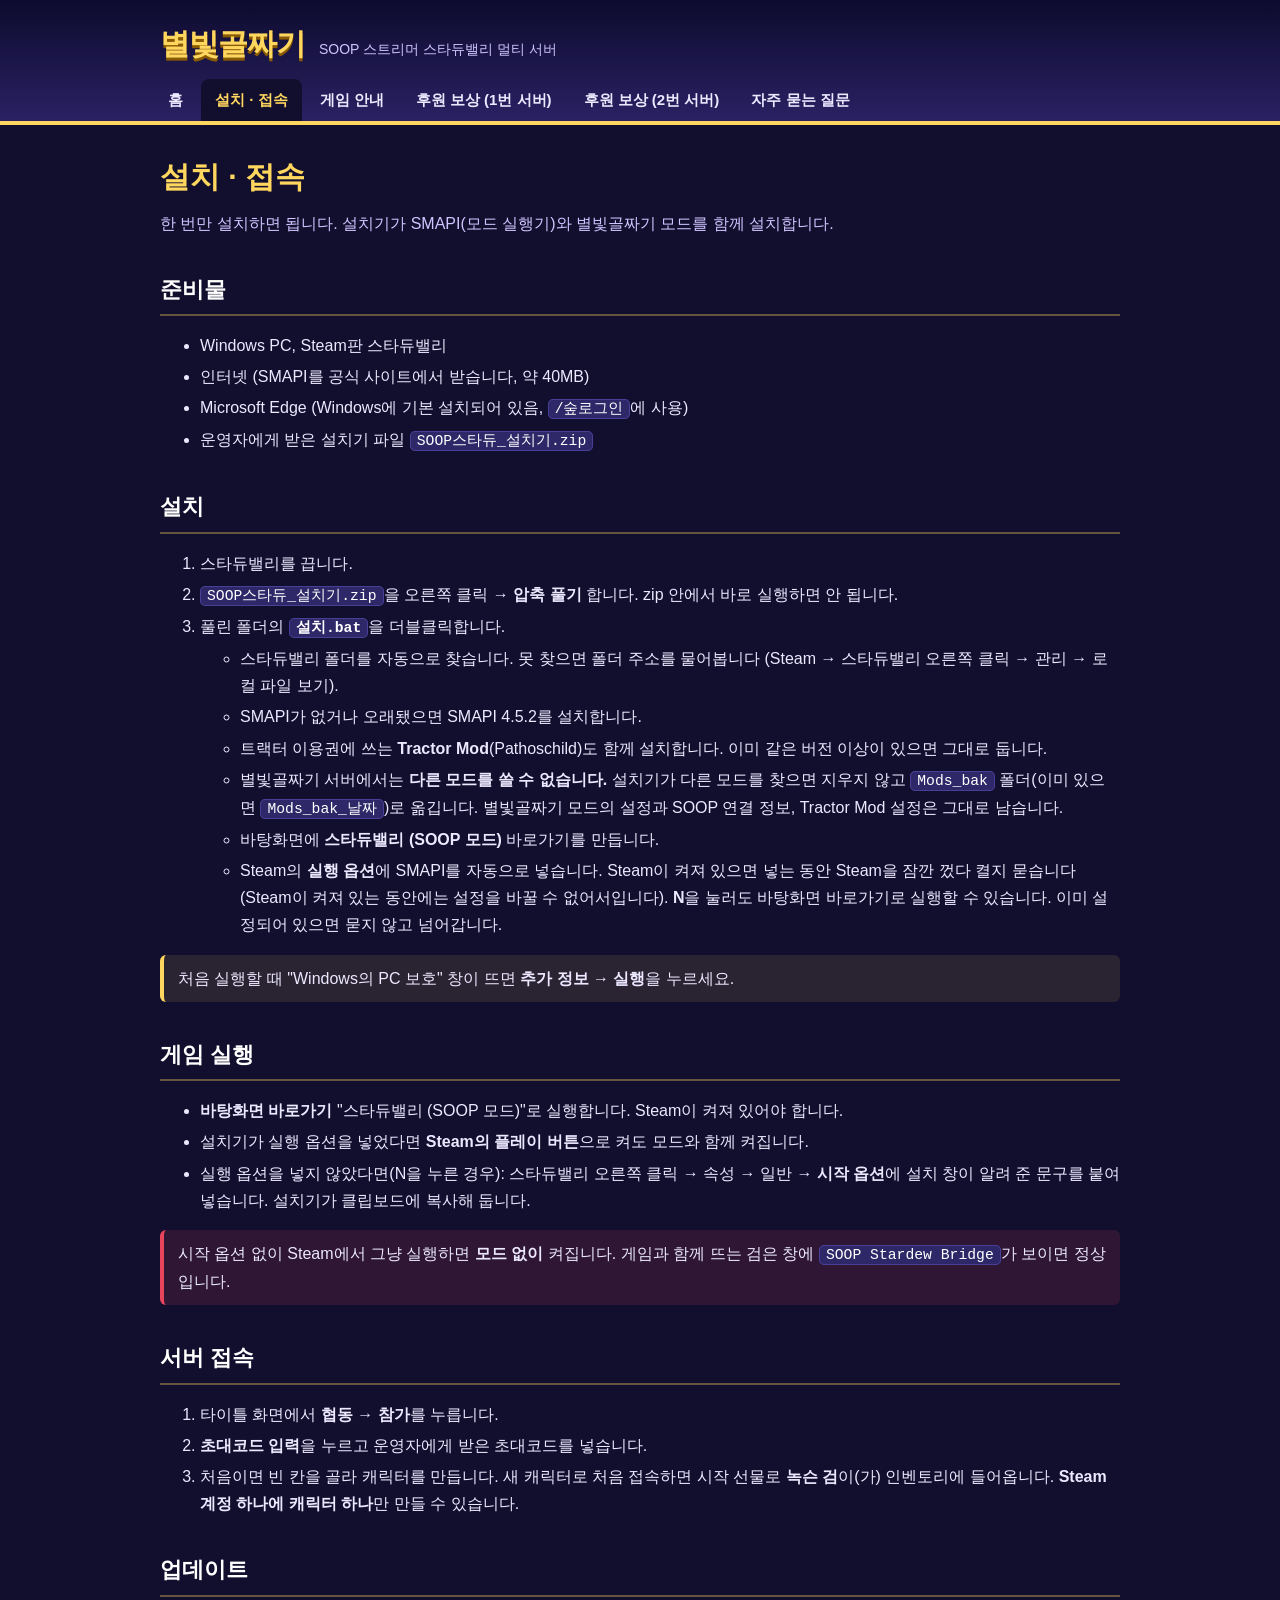
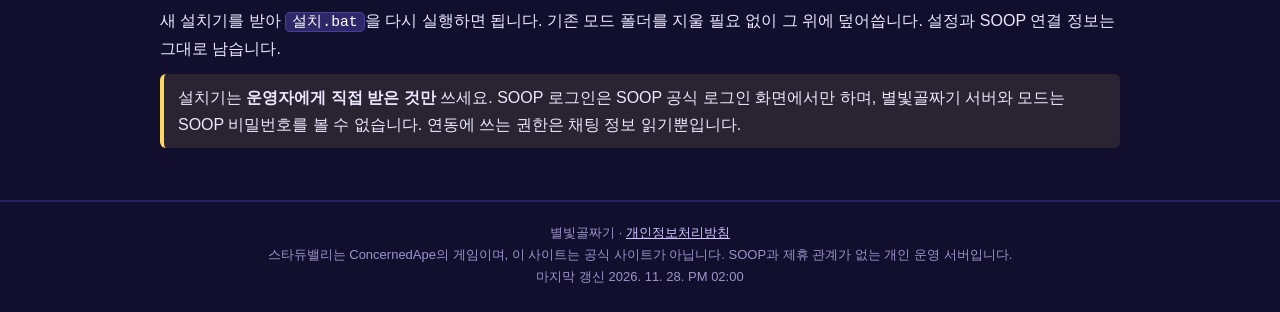
<file: wiki/install.html>
<!DOCTYPE html><html lang="ko"><head><meta charset="utf-8">
<meta name="viewport" content="width=device-width,initial-scale=1">
<title>설치 · 접속 - 별빛골짜기 위키</title><link rel="stylesheet" href="style.css"></head><body>
<header><div class="top"><a class="logo" href="./">별빛골짜기</a><span class="tag">SOOP 스트리머 스타듀밸리 멀티 서버</span></div>
<nav><a href="./">홈</a><a href="install.html" class="on">설치 · 접속</a><a href="play.html">게임 안내</a><a href="rewards.html">후원 보상 (1번 서버)</a><a href="rewards-2.html">후원 보상 (2번 서버)</a><a href="faq.html">자주 묻는 질문</a></nav></header>
<main>
<h1>설치 · 접속</h1>
<p class="lead">한 번만 설치하면 됩니다. 설치기가 SMAPI(모드 실행기)와 별빛골짜기 모드를 함께 설치합니다.</p>
<h2>준비물</h2>
<ul><li>Windows PC, Steam판 스타듀밸리</li><li>인터넷 (SMAPI를 공식 사이트에서 받습니다, 약 40MB)</li><li>Microsoft Edge (Windows에 기본 설치되어 있음, <code>/숲로그인</code>에 사용)</li><li>운영자에게 받은 설치기 파일 <code>SOOP스타듀_설치기.zip</code></li></ul>
<h2>설치</h2>
<ol>
<li>스타듀밸리를 끕니다.</li>
<li><code>SOOP스타듀_설치기.zip</code>을 오른쪽 클릭 → <b>압축 풀기</b> 합니다. zip 안에서 바로 실행하면 안 됩니다.</li>
<li>풀린 폴더의 <b><code>설치.bat</code></b>을 더블클릭합니다.
<ul><li>스타듀밸리 폴더를 자동으로 찾습니다. 못 찾으면 폴더 주소를 물어봅니다 (Steam → 스타듀밸리 오른쪽 클릭 → 관리 → 로컬 파일 보기).</li>
<li>SMAPI가 없거나 오래됐으면 SMAPI 4.5.2를 설치합니다.</li>
<li>트랙터 이용권에 쓰는 <b>Tractor Mod</b>(Pathoschild)도 함께 설치합니다. 이미 같은 버전 이상이 있으면 그대로 둡니다.</li>
<li>별빛골짜기 서버에서는 <b>다른 모드를 쓸 수 없습니다.</b> 설치기가 다른 모드를 찾으면 지우지 않고 <code>Mods_bak</code> 폴더(이미 있으면 <code>Mods_bak_날짜</code>)로 옮깁니다. 별빛골짜기 모드의 설정과 SOOP 연결 정보, Tractor Mod 설정은 그대로 남습니다.</li>
<li>바탕화면에 <b>스타듀밸리 (SOOP 모드)</b> 바로가기를 만듭니다.</li>
<li>Steam의 <b>실행 옵션</b>에 SMAPI를 자동으로 넣습니다. Steam이 켜져 있으면 넣는 동안 Steam을 잠깐 껐다 켤지 묻습니다 (Steam이 켜져 있는 동안에는 설정을 바꿀 수 없어서입니다). <b>N</b>을 눌러도 바탕화면 바로가기로 실행할 수 있습니다. 이미 설정되어 있으면 묻지 않고 넘어갑니다.</li></ul></li>
</ol>
<div class="note">처음 실행할 때 "Windows의 PC 보호" 창이 뜨면 <b>추가 정보 → 실행</b>을 누르세요.</div>
<h2>게임 실행</h2>
<ul>
<li><b>바탕화면 바로가기</b> "스타듀밸리 (SOOP 모드)"로 실행합니다. Steam이 켜져 있어야 합니다.</li>
<li>설치기가 실행 옵션을 넣었다면 <b>Steam의 플레이 버튼</b>으로 켜도 모드와 함께 켜집니다.</li>
<li>실행 옵션을 넣지 않았다면(N을 누른 경우): 스타듀밸리 오른쪽 클릭 → 속성 → 일반 → <b>시작 옵션</b>에 설치 창이 알려 준 문구를 붙여 넣습니다. 설치기가 클립보드에 복사해 둡니다.</li>
</ul>
<div class="warn">시작 옵션 없이 Steam에서 그냥 실행하면 <b>모드 없이</b> 켜집니다. 게임과 함께 뜨는 검은 창에 <code>SOOP Stardew Bridge</code>가 보이면 정상입니다.</div>
<h2>서버 접속</h2>
<ol><li>타이틀 화면에서 <b>협동 → 참가</b>를 누릅니다.</li><li><b>초대코드 입력</b>을 누르고 운영자에게 받은 초대코드를 넣습니다.</li><li>처음이면 빈 칸을 골라 캐릭터를 만듭니다. 새 캐릭터로 처음 접속하면 시작 선물로 <b>녹슨 검</b>이(가) 인벤토리에 들어옵니다. <b>Steam 계정 하나에 캐릭터 하나</b>만 만들 수 있습니다.</li></ol>
<h2>업데이트</h2>
<p>새 설치기를 받아 <code>설치.bat</code>을 다시 실행하면 됩니다. 기존 모드 폴더를 지울 필요 없이 그 위에 덮어씁니다. 설정과 SOOP 연결 정보는 그대로 남습니다.</p>
<div class="note">설치기는 <b>운영자에게 직접 받은 것만</b> 쓰세요. SOOP 로그인은 SOOP 공식 로그인 화면에서만 하며, 별빛골짜기 서버와 모드는 SOOP 비밀번호를 볼 수 없습니다. 연동에 쓰는 권한은 채팅 정보 읽기뿐입니다.</div></main>
<footer>별빛골짜기 · <a href="../privacy/">개인정보처리방침</a><br>
스타듀밸리는 ConcernedApe의 게임이며, 이 사이트는 공식 사이트가 아닙니다. SOOP과 제휴 관계가 없는 개인 운영 서버입니다.<br>마지막 갱신 2026. 11. 28. PM 02:00</footer>
</body></html>
</file>
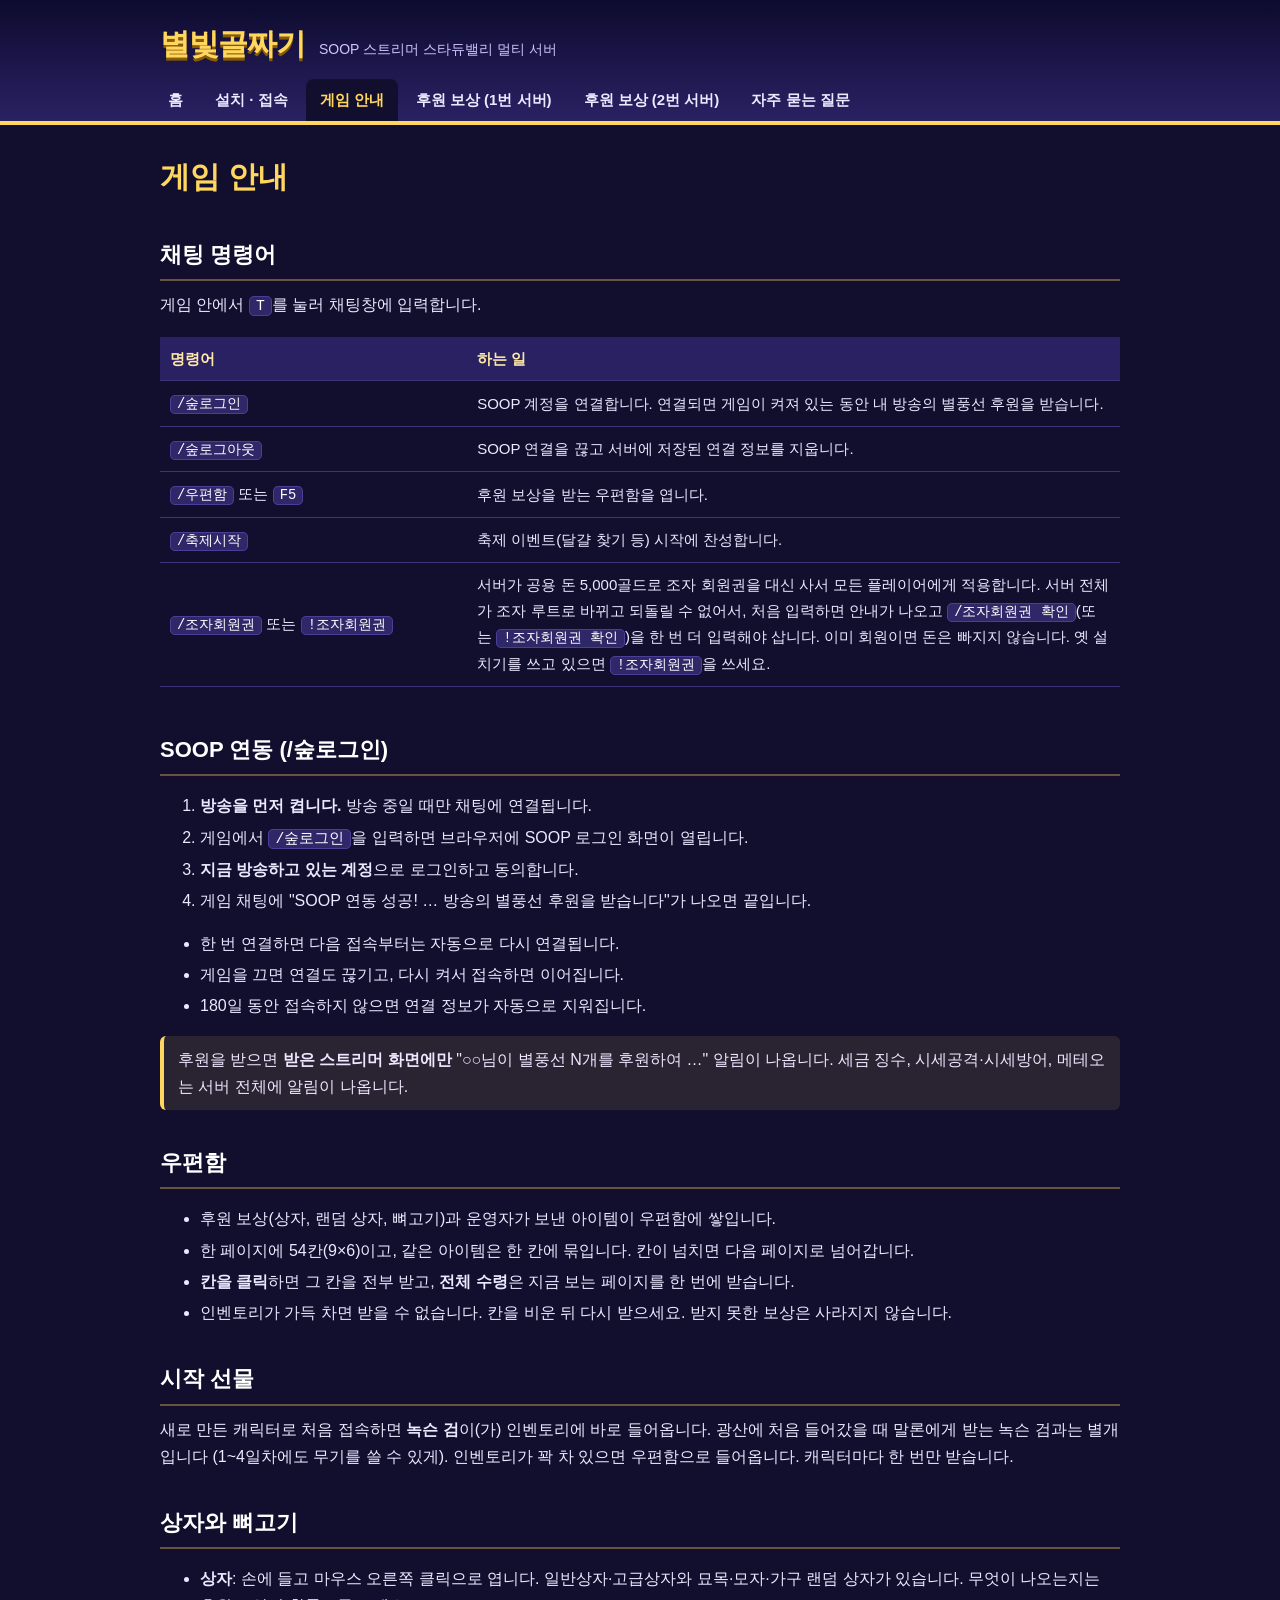
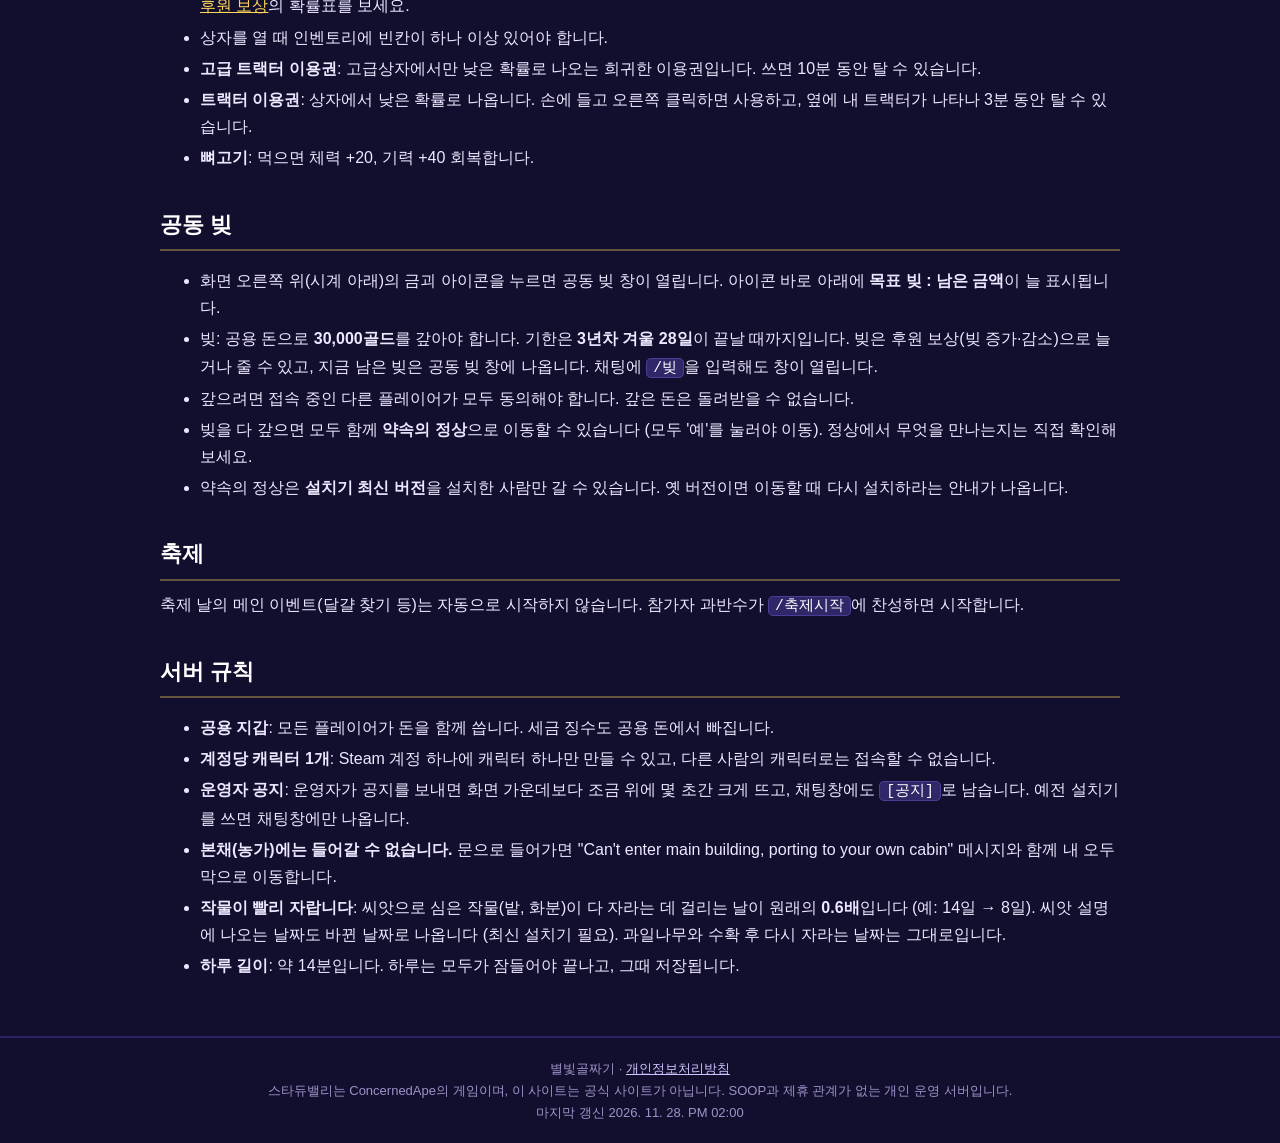
<file: wiki/play.html>
<!DOCTYPE html><html lang="ko"><head><meta charset="utf-8">
<meta name="viewport" content="width=device-width,initial-scale=1">
<title>게임 안내 - 별빛골짜기 위키</title><link rel="stylesheet" href="style.css"></head><body>
<header><div class="top"><a class="logo" href="./">별빛골짜기</a><span class="tag">SOOP 스트리머 스타듀밸리 멀티 서버</span></div>
<nav><a href="./">홈</a><a href="install.html">설치 · 접속</a><a href="play.html" class="on">게임 안내</a><a href="rewards.html">후원 보상 (1번 서버)</a><a href="rewards-2.html">후원 보상 (2번 서버)</a><a href="faq.html">자주 묻는 질문</a></nav></header>
<main>
<h1>게임 안내</h1>
<h2>채팅 명령어</h2>
<p>게임 안에서 <kbd>T</kbd>를 눌러 채팅창에 입력합니다.</p>
<div class="scroll"><table>
<tr><th style="width:32%">명령어</th><th>하는 일</th></tr>
<tr><td><code>/숲로그인</code></td><td>SOOP 계정을 연결합니다. 연결되면 게임이 켜져 있는 동안 내 방송의 별풍선 후원을 받습니다.</td></tr>
<tr><td><code>/숲로그아웃</code></td><td>SOOP 연결을 끊고 서버에 저장된 연결 정보를 지웁니다.</td></tr>
<tr><td><code>/우편함</code> 또는 <kbd>F5</kbd></td><td>후원 보상을 받는 우편함을 엽니다.</td></tr>
<tr><td><code>/축제시작</code></td><td>축제 이벤트(달걀 찾기 등) 시작에 찬성합니다.</td></tr>
<tr><td><code>/조자회원권</code> 또는 <code>!조자회원권</code></td><td>서버가 공용 돈 5,000골드로 조자 회원권을 대신 사서 모든 플레이어에게 적용합니다. 서버 전체가 조자 루트로 바뀌고 되돌릴 수 없어서, 처음 입력하면 안내가 나오고 <code>/조자회원권 확인</code>(또는 <code>!조자회원권 확인</code>)을 한 번 더 입력해야 삽니다. 이미 회원이면 돈은 빠지지 않습니다. 옛 설치기를 쓰고 있으면 <code>!조자회원권</code>을 쓰세요.</td></tr>
</table></div>
<h2>SOOP 연동 (/숲로그인)</h2>
<ol>
<li><b>방송을 먼저 켭니다.</b> 방송 중일 때만 채팅에 연결됩니다.</li>
<li>게임에서 <code>/숲로그인</code>을 입력하면 브라우저에 SOOP 로그인 화면이 열립니다.</li>
<li><b>지금 방송하고 있는 계정</b>으로 로그인하고 동의합니다.</li>
<li>게임 채팅에 "SOOP 연동 성공! … 방송의 별풍선 후원을 받습니다"가 나오면 끝입니다.</li>
</ol>
<ul><li>한 번 연결하면 다음 접속부터는 자동으로 다시 연결됩니다.</li><li>게임을 끄면 연결도 끊기고, 다시 켜서 접속하면 이어집니다.</li><li>180일 동안 접속하지 않으면 연결 정보가 자동으로 지워집니다.</li></ul>
<div class="note">후원을 받으면 <b>받은 스트리머 화면에만</b> "○○님이 별풍선 N개를 후원하여 …" 알림이 나옵니다. 세금 징수, 시세공격·시세방어, 메테오는 서버 전체에 알림이 나옵니다.</div>
<h2>우편함</h2>
<ul>
<li>후원 보상(상자, 랜덤 상자, 뼈고기)과 운영자가 보낸 아이템이 우편함에 쌓입니다.</li>
<li>한 페이지에 54칸(9×6)이고, 같은 아이템은 한 칸에 묶입니다. 칸이 넘치면 다음 페이지로 넘어갑니다.</li>
<li><b>칸을 클릭</b>하면 그 칸을 전부 받고, <b>전체 수령</b>은 지금 보는 페이지를 한 번에 받습니다.</li>
<li>인벤토리가 가득 차면 받을 수 없습니다. 칸을 비운 뒤 다시 받으세요. 받지 못한 보상은 사라지지 않습니다.</li>
</ul>
<h2>시작 선물</h2>
<p>새로 만든 캐릭터로 처음 접속하면 <b>녹슨 검</b>이(가) 인벤토리에 바로 들어옵니다. 광산에 처음 들어갔을 때 말론에게 받는 녹슨 검과는 별개입니다 (1~4일차에도 무기를 쓸 수 있게). 인벤토리가 꽉 차 있으면 우편함으로 들어옵니다. 캐릭터마다 한 번만 받습니다.</p>
<h2>상자와 뼈고기</h2>
<ul>
<li><b>상자</b>: 손에 들고 마우스 오른쪽 클릭으로 엽니다. 일반상자·고급상자와 묘목·모자·가구 랜덤 상자가 있습니다. 무엇이 나오는지는 <a href="rewards.html">후원 보상</a>의 확률표를 보세요.</li>
<li>상자를 열 때 인벤토리에 빈칸이 하나 이상 있어야 합니다.</li><li><b>고급 트랙터 이용권</b>: 고급상자에서만 낮은 확률로 나오는 희귀한 이용권입니다. 쓰면 10분 동안 탈 수 있습니다.</li><li><b>트랙터 이용권</b>: 상자에서 낮은 확률로 나옵니다. 손에 들고 오른쪽 클릭하면 사용하고, 옆에 내 트랙터가 나타나 3분 동안 탈 수 있습니다.</li>
<li><b>뼈고기</b>: 먹으면 체력 +20, 기력 +40 회복합니다.</li>
</ul>
<h2>공동 빚</h2>
<ul>
<li>화면 오른쪽 위(시계 아래)의 금괴 아이콘을 누르면 공동 빚 창이 열립니다. 아이콘 바로 아래에 <b>목표 빚 : 남은 금액</b>이 늘 표시됩니다.</li>
<li>빚: 공용 돈으로 <b>30,000골드</b>를 갚아야 합니다. 기한은 <b>3년차 겨울 28일</b>이 끝날 때까지입니다. 빚은 후원 보상(빚 증가·감소)으로 늘거나 줄 수 있고, 지금 남은 빚은 공동 빚 창에 나옵니다. 채팅에 <code>/빚</code>을 입력해도 창이 열립니다.</li>
<li>갚으려면 접속 중인 다른 플레이어가 모두 동의해야 합니다. 갚은 돈은 돌려받을 수 없습니다.</li>
<li>빚을 다 갚으면 모두 함께 <b>약속의 정상</b>으로 이동할 수 있습니다 (모두 '예'를 눌러야 이동). 정상에서 무엇을 만나는지는 직접 확인해 보세요.</li>
<li>약속의 정상은 <b>설치기 최신 버전</b>을 설치한 사람만 갈 수 있습니다. 옛 버전이면 이동할 때 다시 설치하라는 안내가 나옵니다.</li>
</ul>
<h2>축제</h2>
<p>축제 날의 메인 이벤트(달걀 찾기 등)는 자동으로 시작하지 않습니다. 참가자 과반수가 <code>/축제시작</code>에 찬성하면 시작합니다.</p>
<h2>서버 규칙</h2>
<ul>
<li><b>공용 지갑</b>: 모든 플레이어가 돈을 함께 씁니다. 세금 징수도 공용 돈에서 빠집니다.</li>
<li><b>계정당 캐릭터 1개</b>: Steam 계정 하나에 캐릭터 하나만 만들 수 있고, 다른 사람의 캐릭터로는 접속할 수 없습니다.</li>
<li><b>운영자 공지</b>: 운영자가 공지를 보내면 화면 가운데보다 조금 위에 몇 초간 크게 뜨고, 채팅창에도 <code>[공지]</code>로 남습니다. 예전 설치기를 쓰면 채팅창에만 나옵니다.</li>
<li><b>본채(농가)에는 들어갈 수 없습니다.</b> 문으로 들어가면 "Can't enter main building, porting to your own cabin" 메시지와 함께 내 오두막으로 이동합니다.</li>
<li><b>작물이 빨리 자랍니다</b>: 씨앗으로 심은 작물(밭, 화분)이 다 자라는 데 걸리는 날이 원래의 <b>0.6배</b>입니다 (예: 14일 → 8일). 씨앗 설명에 나오는 날짜도 바뀐 날짜로 나옵니다 (최신 설치기 필요). 과일나무와 수확 후 다시 자라는 날짜는 그대로입니다.</li>
<li><b>하루 길이</b>: 약 14분입니다. 하루는 모두가 잠들어야 끝나고, 그때 저장됩니다.</li>
</ul></main>
<footer>별빛골짜기 · <a href="../privacy/">개인정보처리방침</a><br>
스타듀밸리는 ConcernedApe의 게임이며, 이 사이트는 공식 사이트가 아닙니다. SOOP과 제휴 관계가 없는 개인 운영 서버입니다.<br>마지막 갱신 2026. 11. 28. PM 02:00</footer>
</body></html>
</file>
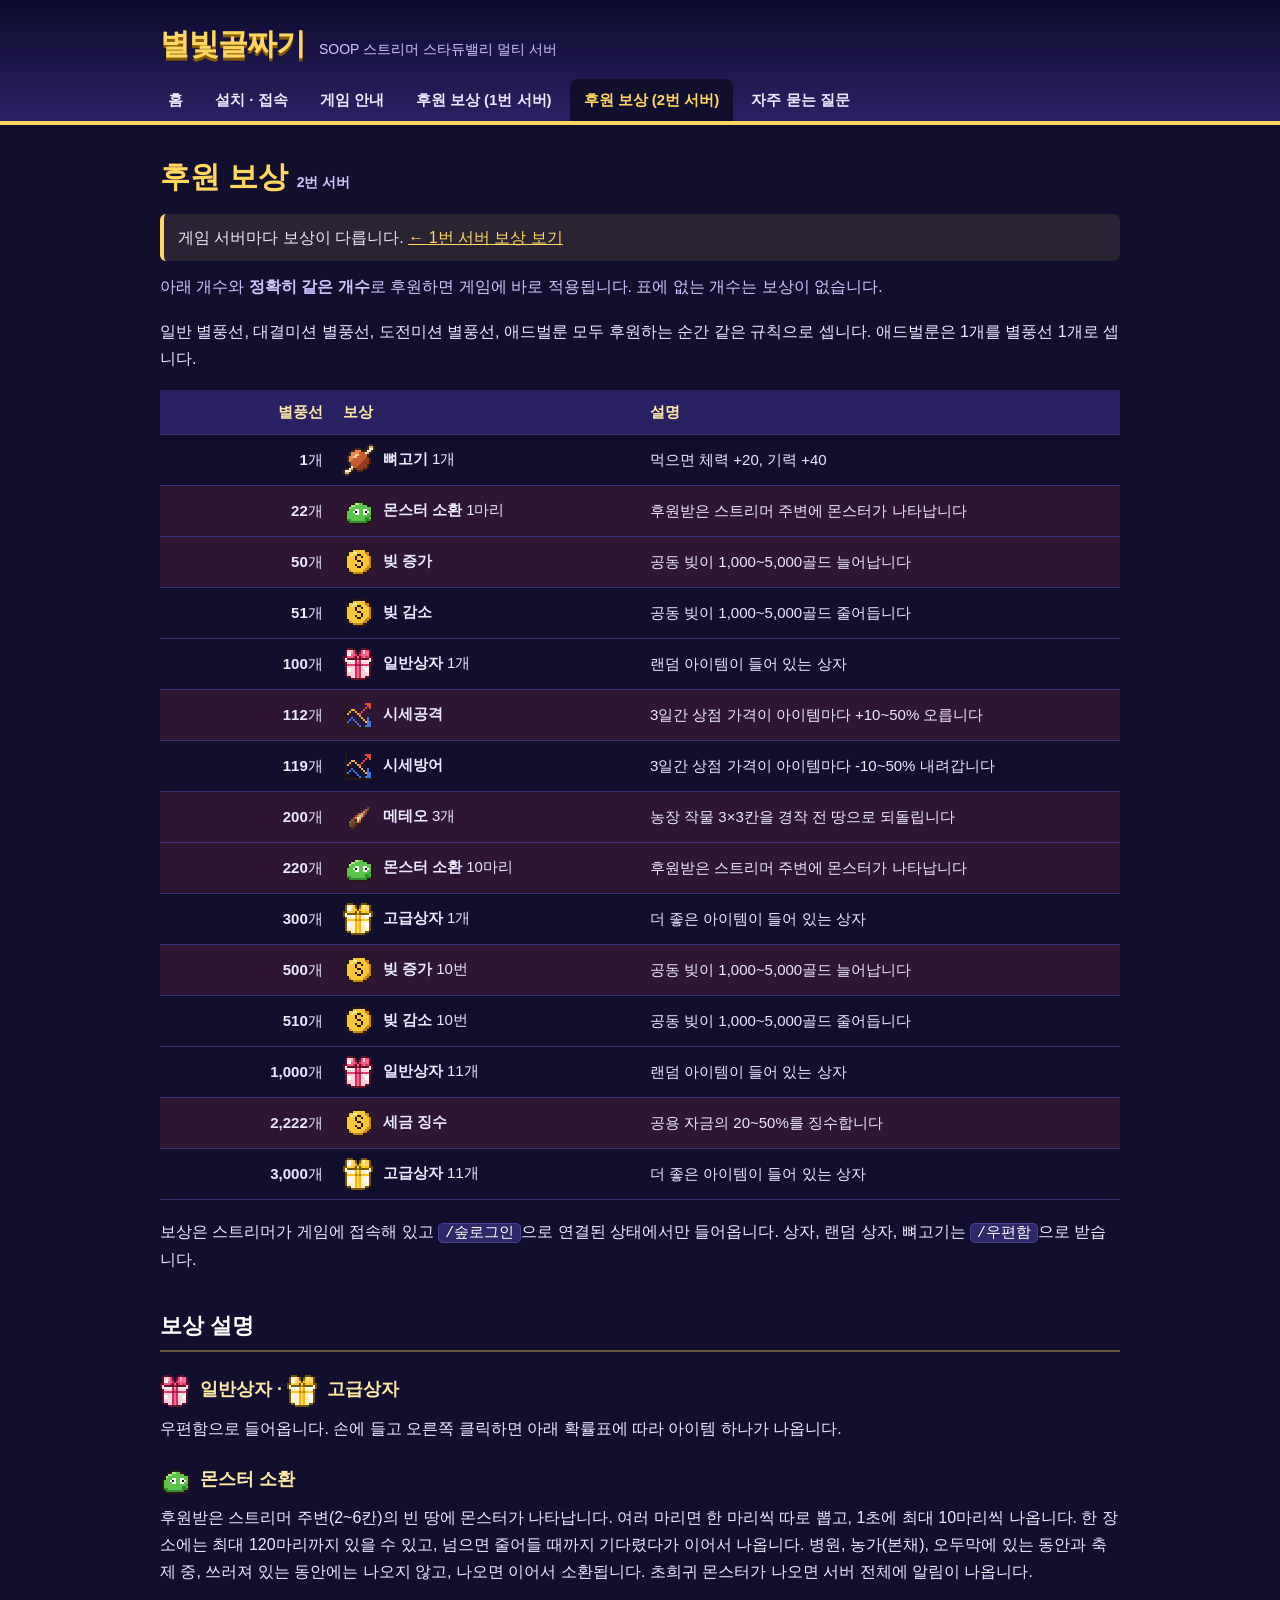
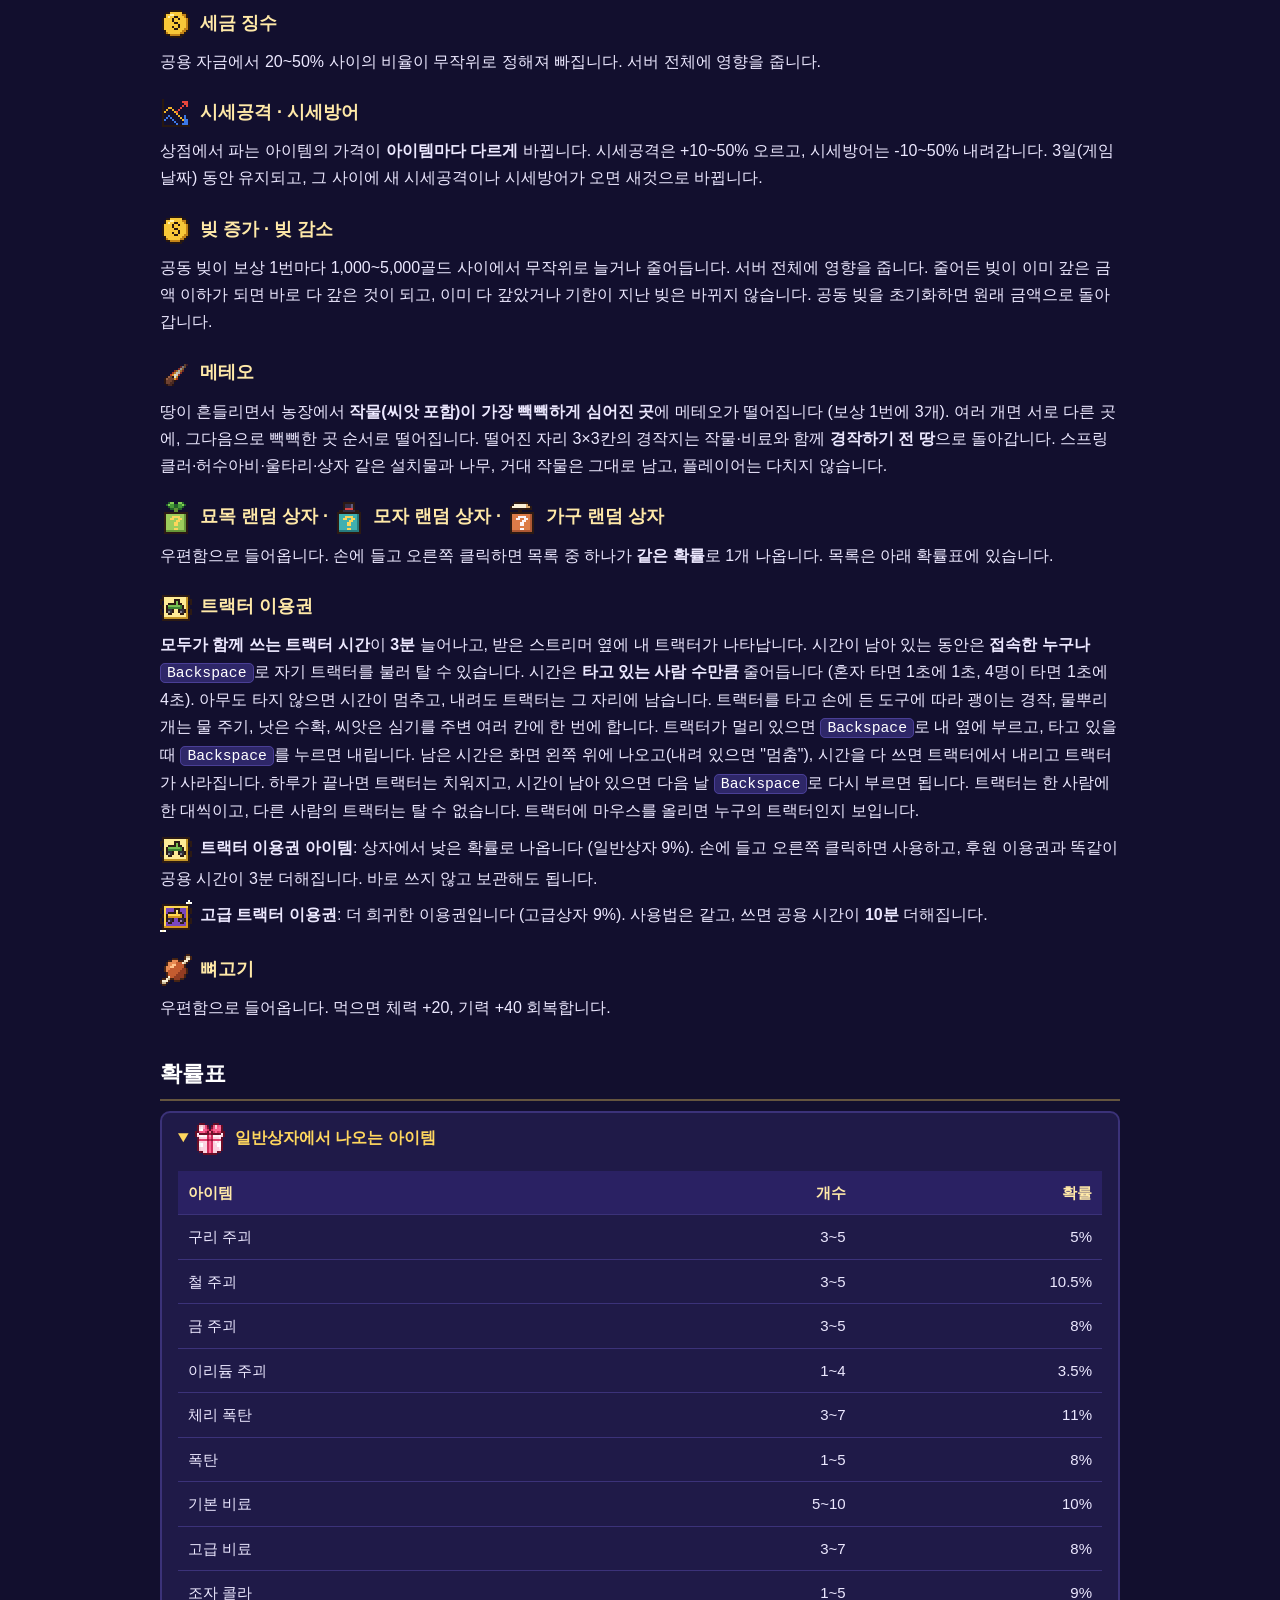
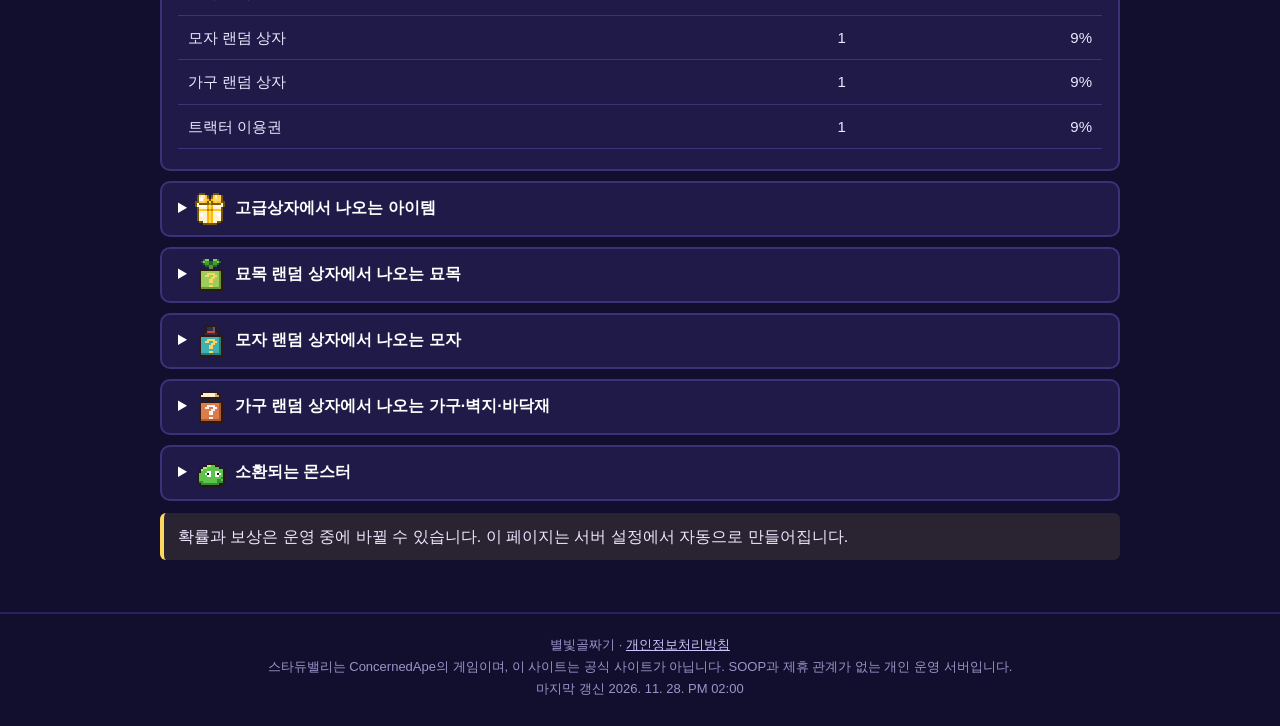
<file: wiki/rewards-2.html>
<!DOCTYPE html><html lang="ko"><head><meta charset="utf-8">
<meta name="viewport" content="width=device-width,initial-scale=1">
<title>후원 보상 (2번 서버) - 별빛골짜기 위키</title><link rel="stylesheet" href="style.css"></head><body>
<header><div class="top"><a class="logo" href="./">별빛골짜기</a><span class="tag">SOOP 스트리머 스타듀밸리 멀티 서버</span></div>
<nav><a href="./">홈</a><a href="install.html">설치 · 접속</a><a href="play.html">게임 안내</a><a href="rewards.html">후원 보상 (1번 서버)</a><a href="rewards-2.html" class="on">후원 보상 (2번 서버)</a><a href="faq.html">자주 묻는 질문</a></nav></header>
<main>
<h1>후원 보상 <span class="tag">2번 서버</span></h1>
<p class="note">게임 서버마다 보상이 다릅니다. <a href="rewards.html">← 1번 서버 보상 보기</a></p>
<p class="lead">아래 개수와 <b>정확히 같은 개수</b>로 후원하면 게임에 바로 적용됩니다. 표에 없는 개수는 보상이 없습니다.</p>
<p>일반 별풍선, 대결미션 별풍선, 도전미션 별풍선, 애드벌룬 모두 후원하는 순간 같은 규칙으로 셉니다. 애드벌룬은 1개를 별풍선 1개로 셉니다.</p>
<div class="scroll"><table><tr><th class="n" style="width:18%">별풍선</th><th style="width:32%">보상</th><th>설명</th></tr><tr><td class="n"><b>1</b>개</td><td><img class="ico" src="img/food.png" alt=""><b>뼈고기</b> 1개</td><td>먹으면 체력 +20, 기력 +40</td></tr><tr class="bad"><td class="n"><b>22</b>개</td><td><img class="ico" src="img/monster.png" alt=""><b>몬스터 소환</b> 1마리</td><td>후원받은 스트리머 주변에 몬스터가 나타납니다</td></tr><tr class="bad"><td class="n"><b>50</b>개</td><td><img class="ico" src="img/goalUp.png" alt=""><b>빚 증가</b> </td><td>공동 빚이 1,000~5,000골드 늘어납니다</td></tr><tr><td class="n"><b>51</b>개</td><td><img class="ico" src="img/goalDown.png" alt=""><b>빚 감소</b> </td><td>공동 빚이 1,000~5,000골드 줄어듭니다</td></tr><tr><td class="n"><b>100</b>개</td><td><img class="ico" src="img/chest.png" alt=""><b>일반상자</b> 1개</td><td>랜덤 아이템이 들어 있는 상자</td></tr><tr class="bad"><td class="n"><b>112</b>개</td><td><img class="ico" src="img/priceAttack.png" alt=""><b>시세공격</b> </td><td>3일간 상점 가격이 아이템마다 +10~50% 오릅니다</td></tr><tr><td class="n"><b>119</b>개</td><td><img class="ico" src="img/priceDefense.png" alt=""><b>시세방어</b> </td><td>3일간 상점 가격이 아이템마다 -10~50% 내려갑니다</td></tr><tr class="bad"><td class="n"><b>200</b>개</td><td><img class="ico" src="img/meteor.png" alt=""><b>메테오</b> 3개</td><td>농장 작물 3×3칸을 경작 전 땅으로 되돌립니다</td></tr><tr class="bad"><td class="n"><b>220</b>개</td><td><img class="ico" src="img/monster.png" alt=""><b>몬스터 소환</b> 10마리</td><td>후원받은 스트리머 주변에 몬스터가 나타납니다</td></tr><tr><td class="n"><b>300</b>개</td><td><img class="ico" src="img/premiumChest.png" alt=""><b>고급상자</b> 1개</td><td>더 좋은 아이템이 들어 있는 상자</td></tr><tr class="bad"><td class="n"><b>500</b>개</td><td><img class="ico" src="img/goalUp.png" alt=""><b>빚 증가</b> 10번</td><td>공동 빚이 1,000~5,000골드 늘어납니다</td></tr><tr><td class="n"><b>510</b>개</td><td><img class="ico" src="img/goalDown.png" alt=""><b>빚 감소</b> 10번</td><td>공동 빚이 1,000~5,000골드 줄어듭니다</td></tr><tr><td class="n"><b>1,000</b>개</td><td><img class="ico" src="img/chest.png" alt=""><b>일반상자</b> 11개</td><td>랜덤 아이템이 들어 있는 상자</td></tr><tr class="bad"><td class="n"><b>2,222</b>개</td><td><img class="ico" src="img/tax.png" alt=""><b>세금 징수</b> </td><td>공용 자금의 20~50%를 징수합니다</td></tr><tr><td class="n"><b>3,000</b>개</td><td><img class="ico" src="img/premiumChest.png" alt=""><b>고급상자</b> 11개</td><td>더 좋은 아이템이 들어 있는 상자</td></tr></table></div>

<p>보상은 스트리머가 게임에 접속해 있고 <code>/숲로그인</code>으로 연결된 상태에서만 들어옵니다. 상자, 랜덤 상자, 뼈고기는 <code>/우편함</code>으로 받습니다.</p>
<h2>보상 설명</h2>
<h3><img class="ico" src="img/chest.png" alt="">일반상자 · <img class="ico" src="img/premiumChest.png" alt="">고급상자</h3><p>우편함으로 들어옵니다. 손에 들고 오른쪽 클릭하면 아래 확률표에 따라 아이템 하나가 나옵니다.</p>
<h3><img class="ico" src="img/monster.png" alt="">몬스터 소환</h3><p>후원받은 스트리머 주변(2~6칸)의 빈 땅에 몬스터가 나타납니다. 여러 마리면 한 마리씩 따로 뽑고, 1초에 최대 10마리씩 나옵니다. 한 장소에는 최대 120마리까지 있을 수 있고, 넘으면 줄어들 때까지 기다렸다가 이어서 나옵니다. 병원, 농가(본채), 오두막에 있는 동안과 축제 중, 쓰러져 있는 동안에는 나오지 않고, 나오면 이어서 소환됩니다. 초희귀 몬스터가 나오면 서버 전체에 알림이 나옵니다.</p>
<h3><img class="ico" src="img/tax.png" alt="">세금 징수</h3><p>공용 자금에서 20~50% 사이의 비율이 무작위로 정해져 빠집니다. 서버 전체에 영향을 줍니다.</p>
<h3><img class="ico" src="img/priceAttack.png" alt="">시세공격 · 시세방어</h3><p>상점에서 파는 아이템의 가격이 <b>아이템마다 다르게</b> 바뀝니다. 시세공격은 +10~50% 오르고, 시세방어는 -10~50% 내려갑니다. 3일(게임 날짜) 동안 유지되고, 그 사이에 새 시세공격이나 시세방어가 오면 새것으로 바뀝니다.</p>
<h3><img class="ico" src="img/goalUp.png" alt="">빚 증가 · 빚 감소</h3><p>공동 빚이 보상 1번마다 1,000~5,000골드 사이에서 무작위로 늘거나 줄어듭니다. 서버 전체에 영향을 줍니다. 줄어든 빚이 이미 갚은 금액 이하가 되면 바로 다 갚은 것이 되고, 이미 다 갚았거나 기한이 지난 빚은 바뀌지 않습니다. 공동 빚을 초기화하면 원래 금액으로 돌아갑니다.</p>
<h3><img class="ico" src="img/meteor.png" alt="">메테오</h3><p>땅이 흔들리면서 농장에서 <b>작물(씨앗 포함)이 가장 빽빽하게 심어진 곳</b>에 메테오가 떨어집니다 (보상 1번에 3개). 여러 개면 서로 다른 곳에, 그다음으로 빽빽한 곳 순서로 떨어집니다. 떨어진 자리 3×3칸의 경작지는 작물·비료와 함께 <b>경작하기 전 땅</b>으로 돌아갑니다. 스프링클러·허수아비·울타리·상자 같은 설치물과 나무, 거대 작물은 그대로 남고, 플레이어는 다치지 않습니다.</p>
<h3><img class="ico" src="img/saplingBox.png" alt="">묘목 랜덤 상자 · <img class="ico" src="img/hatBox.png" alt="">모자 랜덤 상자 · <img class="ico" src="img/furnitureBox.png" alt="">가구 랜덤 상자</h3><p>우편함으로 들어옵니다. 손에 들고 오른쪽 클릭하면 목록 중 하나가 <b>같은 확률</b>로 1개 나옵니다. 목록은 아래 확률표에 있습니다.</p>
<h3><img class="ico" src="img/tractorTicket.png" alt="">트랙터 이용권</h3><p><b>모두가 함께 쓰는 트랙터 시간</b>이 <b>3분</b> 늘어나고, 받은 스트리머 옆에 내 트랙터가 나타납니다. 시간이 남아 있는 동안은 <b>접속한 누구나</b> <kbd>Backspace</kbd>로 자기 트랙터를 불러 탈 수 있습니다. 시간은 <b>타고 있는 사람 수만큼</b> 줄어듭니다 (혼자 타면 1초에 1초, 4명이 타면 1초에 4초). 아무도 타지 않으면 시간이 멈추고, 내려도 트랙터는 그 자리에 남습니다. 트랙터를 타고 손에 든 도구에 따라 괭이는 경작, 물뿌리개는 물 주기, 낫은 수확, 씨앗은 심기를 주변 여러 칸에 한 번에 합니다. 트랙터가 멀리 있으면 <kbd>Backspace</kbd>로 내 옆에 부르고, 타고 있을 때 <kbd>Backspace</kbd>를 누르면 내립니다. 남은 시간은 화면 왼쪽 위에 나오고(내려 있으면 "멈춤"), 시간을 다 쓰면 트랙터에서 내리고 트랙터가 사라집니다. 하루가 끝나면 트랙터는 치워지고, 시간이 남아 있으면 다음 날 <kbd>Backspace</kbd>로 다시 부르면 됩니다. 트랙터는 한 사람에 한 대씩이고, 다른 사람의 트랙터는 탈 수 없습니다. 트랙터에 마우스를 올리면 누구의 트랙터인지 보입니다.</p><p><img class="ico" src="img/tractorTicket.png" alt=""><b>트랙터 이용권 아이템</b>: 상자에서 낮은 확률로 나옵니다 (일반상자 9%). 손에 들고 오른쪽 클릭하면 사용하고, 후원 이용권과 똑같이 공용 시간이 3분 더해집니다. 바로 쓰지 않고 보관해도 됩니다.</p><p><img class="ico" src="img/tractorTicketPremium.png" alt=""><b>고급 트랙터 이용권</b>: 더 희귀한 이용권입니다 (고급상자 9%). 사용법은 같고, 쓰면 공용 시간이 <b>10분</b> 더해집니다.</p>
<h3><img class="ico" src="img/food.png" alt="">뼈고기</h3><p>우편함으로 들어옵니다. 먹으면 체력 +20, 기력 +40 회복합니다.</p>
<h2>확률표</h2>
<details open><summary><img class="ico" src="img/chest.png" alt="">일반상자에서 나오는 아이템</summary><div class="scroll"><table><tr><th>아이템</th><th class="n">개수</th><th class="n">확률</th></tr><tr><td>구리 주괴</td><td class="n">3~5</td><td class="n">5%</td></tr><tr><td>철 주괴</td><td class="n">3~5</td><td class="n">10.5%</td></tr><tr><td>금 주괴</td><td class="n">3~5</td><td class="n">8%</td></tr><tr><td>이리듐 주괴</td><td class="n">1~4</td><td class="n">3.5%</td></tr><tr><td>체리 폭탄</td><td class="n">3~7</td><td class="n">11%</td></tr><tr><td>폭탄</td><td class="n">1~5</td><td class="n">8%</td></tr><tr><td>기본 비료</td><td class="n">5~10</td><td class="n">10%</td></tr><tr><td>고급 비료</td><td class="n">3~7</td><td class="n">8%</td></tr><tr><td>조자 콜라</td><td class="n">1~5</td><td class="n">9%</td></tr><tr><td>모자 랜덤 상자</td><td class="n">1</td><td class="n">9%</td></tr><tr><td>가구 랜덤 상자</td><td class="n">1</td><td class="n">9%</td></tr><tr><td>트랙터 이용권</td><td class="n">1</td><td class="n">9%</td></tr></table></div></details>
<details><summary><img class="ico" src="img/premiumChest.png" alt="">고급상자에서 나오는 아이템</summary><div class="scroll"><table><tr><th>아이템</th><th class="n">개수</th><th class="n">확률</th></tr><tr><td>금 주괴</td><td class="n">9~15</td><td class="n">10%</td></tr><tr><td>이리듐 주괴</td><td class="n">3~8</td><td class="n">5%</td></tr><tr><td>묘목 랜덤 상자</td><td class="n">1~3</td><td class="n">8%</td></tr><tr><td>체리 폭탄</td><td class="n">5~15</td><td class="n">10%</td></tr><tr><td>폭탄</td><td class="n">3~9</td><td class="n">10%</td></tr><tr><td>거대 폭탄</td><td class="n">2~5</td><td class="n">6%</td></tr><tr><td>디럭스 비료</td><td class="n">3~8</td><td class="n">7%</td></tr><tr><td>단단한 나무</td><td class="n">3~10</td><td class="n">7%</td></tr><tr><td>커피</td><td class="n">2~4</td><td class="n">10%</td></tr><tr><td>다이아몬드</td><td class="n">1~5</td><td class="n">5%</td></tr><tr><td>모자 랜덤 상자</td><td class="n">1~5</td><td class="n">7%</td></tr><tr><td>가구 랜덤 상자</td><td class="n">1~5</td><td class="n">6%</td></tr><tr><td>고급 트랙터 이용권</td><td class="n">1</td><td class="n">9%</td></tr></table></div></details>
<details><summary><img class="ico" src="img/saplingBox.png" alt="">묘목 랜덤 상자에서 나오는 묘목</summary><p>8종 중 하나가 <b>같은 확률(각 12.5%)</b>로 1개 나옵니다.</p><p style="font-size:14px;color:#cfc4ff">살구나무 묘목 · 체리나무 묘목 · 복숭아나무 묘목 · 오렌지나무 묘목 · 망고 묘목 · 바나나 나무 묘목 · 사과나무 묘목 · 석류나무 묘목</p></details>
<details><summary><img class="ico" src="img/hatBox.png" alt="">모자 랜덤 상자에서 나오는 모자</summary><p>122종 중 하나가 <b>같은 확률(각 0.82%)</b>로 1개 나옵니다.</p><p style="font-size:14px;color:#cfc4ff">ConcernedApe 모자 · 구리 냄비 · 개구리 모자 · 강철 선광 냄비 · 물방울무늬 머리 스카프 · 황금 선광 냄비 · 고깔모자 · 이리듐 선광 냄비 · 고블린 가면 · 공무원 모자 · 고양이 귀 · 궁수의 모자 · 공룡 모자 · 귀마개 · 기사의 투구 · 길의 모자 · 나비 리본 · 우아한 터번 · 낚시용 모자 · 흰색 터번 · 너구리 모자 · 녹색 터번 · 노움의 모자 · 마법 터번 · 닭 가면 · 도지사의 모자 · 대형 드워프 투구 · 밀짚모자 · 땡땡이 리본 · 디럭스 해적모 · 럭키 리본 · 레프러콘 모자 · 로고 캡 · 카우보이 모자 · 마녀 모자 · 파란 카우보이 모자 · 고글 · 붉은 카우보이 모자 · 방사능 고글 · 마법 카우보이 모자 · 선글라스 · 디럭스 카우보이 모자 · 민들레 · 어두운 카우보이 모자 · 미라 가면 · 방수모 · 미스터 치 모자 · 버섯 캡 · 미스테리 모자 · 벙거지 모자 · 블롭피쉬 가면 · 비니 · 뼈 장식 · 빨간 페즈 · 산타 모자 · 사냥꾼 모자 · 살아있는 모자 · 선원 모자 · 섬세한 리본 · 셰프 모자 · 소몰이 모자 · 솜브레로 · 수박 머리띠 · 스워시버클러 모자 · 스타 헬멧 · 스포츠 캡 · 신부의 면사포 · 신비한 모자 · 쓰레기 모자 · 실크해트 · 안대 · 안전모 · 애비게일의 리본 · 어두운 야구모자 · 어두운 벨벳 리본 · 우주 헬멧 · 어릿광대 모자 · 자두색 샤포 · 에밀리의 마법 모자 · 작은 캡 · 열대클립 · 조자 캡 · 오징어 모자 · 종이 모자 · 월계수 화환 왕관 · 중절모 · 인피니티 크라운 · 채집가의 모자 · 전사의 투구 · 카우걸 모자 · 종자의 투구 · 쿨 캡 · 주니모 모자 · 트럭 운전수 모자 · 쥐 귀 · 트리콘 모자 · 치의 가면 · 파티 모자 (3종) · 토템 가면 · 티아라 · 파란 끈리본 · 패션 모자 · 파란 리본 · 페도라 · 파란 보닛 · 페이지 보이 캡 · 파랑새 가면 · 편한 모자 · 판다 모자 · 프로펠러 모자 · 핑크 리본 · 플랫 톱 모자 · 해골 가면 · 해적모 · 호랑이 모자 · 헐렁한 비니 · 호박 가면 · 황금 투구 · 황금 가면 · 흰색 리본</p></details>
<details><summary><img class="ico" src="img/furnitureBox.png" alt="">가구 랜덤 상자에서 나오는 가구·벽지·바닥재</summary><p>836종 중 하나가 <b>같은 확률(각 0.12%)</b>로 1개 나옵니다.</p><p style="font-size:14px;color:#cfc4ff">검은 쿠션 · 어두운 소파 · 어두운 책장 · 어두운 왕좌 · 어두운 카펫 · 몬스터 카펫 · 어두운 테이블 · 몬스터 벽장식 · 어두운 캣 트리 · 몬스터 벽난로 · 보라색 용 석상 · 녹색 용 석상 · 해골 · 해골 포스터 · 해적 깃발 · 해적 카펫 · 해적 더블 침대 · 마법사 소파 · 가마솥 · 마녀의 빗자루 · 룬 · 룬 카펫 · 마법사 램프 · 마법사 벽난로 · 마법사 서랍장 · 마법사 서재 · 마법사 스툴 · 마법사 엔드 테이블 · 마법사 의자 · 마법사 침대 · 마법사 쿠션 · 마법사 테이블 · 어두운 마법사 쿠션 · 마법사 티테이블 · 마법사의 탑 · 긴 영약 테이블 · 쌓여있는 영약 선반 · 쌓여있는 작은 영약 선반 · 영약 꾸러미 · 영약 두병 · 영약 선반 · 영약 테이블 · 작은 영약 선반 · 마법사 책꽂이 · 마법사 책장 · 작은 마법사 책장 · 짧은 마법사 책장 · 큰 마법사 책장 · 장식용 마법사 문 · 예술가의 책장 · 럭셔리한 책장 · 짧은 책장 · 갈색 책 · 떨어진 갈색 책 · 노란 책 · 떨어진 노란 책 · 보라 책 · 떨어진 보라 책 · 빨간 책 · 떨어진 빨간 책 · 초록색 책 · 떨어진 초록 책 · 파란 책 · 떨어진 파란 책 · 작은 책 더미 · 작은 책 무더기 · 책 더미 · 책 무더기 · 큰 책 더미 · 큰 책 무더기 · 안내 책자 보관장 · 수정구 · 봉제 주니모 · 토파즈 수정구 · 작은 봉제 주니모 (4종) · 루비 수정구 · 자수정 수정구 · 에메랄드 수정구 · 아쿠아마린 수정구 · 잠자는 노란 주니모 · 잠자는 보라 주니모 · 잠자는 빨간 주니모 · 잠자는 주황 주니모 · 잠자는 초록 주니모 · 잠자는 파란 주니모 · 잠자는 회색 주니모 · 주니모 별 · 어두운 주니모 쿠션 · 원형 주니모 카펫 · 사각 주니모 카펫 · 작은 주니모 매트 · 주니모 꽃 · 주니모 나무 · 주니모 꾸러미 · 주니모 매트 · 주니모 명판 · 주니모 벽걸이 명판 · 주니모 램프 · 주니모 벽난로 · 주니모 서랍장 · 주니모 소파 · 주니모 스툴 · 주니모 식물 · 주니모 엔드 테이블 · 주니모 의자 · 주니모 책장 · 주니모 침대 · 주니모 카펫 · 주니모 티테이블 · 주니모 쿠션 · 주니모 테이블 · 작은 주니모 오두막 · 작은 주니모 항아리 · 주니모 오두막 · 주니모 가방 · 큰 주니모 오두막 · 주니모 항아리 · 장식용 주니모 문 · 밀림 데칼 (4종) · 잎사귀 장식 (5종) · 밝은 잎사귀 벽 패널 · 어두운 잎사귀 벽 패널 · 잎사귀 벽 패널 · 토템폴 · 침대 (2종) · 더블 침대 (2종) · 열대 침대 · 열대 더블 침대 · 열대 TV · 열대 의자 · 밀림 횃불 · 루아우 테이블 · 늪지 식물 · 꽃 벽장식 · 작은 꽃 벽장식 · 야자 벽 장식 · 야자수 벽장식 · 실내용 야자수 · 긴 야자나무 · 모래 카펫 · 사막 깃발 · 사막 벽난로 · 사막 엔드 테이블 · 사막 의자 · 사막 테이블 · 사막 카펫 · 복고풍 꽃 · 복고풍 라디오 · 복고풍 램프 · 복고풍 매트 · 복고풍 배너 · 복고풍 벽난로 · 복고풍 사각 카펫 · 복고풍 서랍장 · 복고풍 소파 · 복고풍 식물 · 복고풍 스툴 · 복고풍 엔드 테이블 · 복고풍 의자 · 복고풍 찬장 · 복고풍 침대 · 복고풍 책장 · 복고풍 쿠션 · 복고풍 카펫 · 어두운 복고풍 쿠션 · 복고풍 테이블 · 복고풍 티테이블 · 큰 복고풍 카펫 · 장식용 복고풍 문 · 장식용 참나무 사다리 · 참나무 램프 엔드 테이블 · 참나무 벤치 · 참나무 서랍장 · 참나무 의자 · 참나무 엔드 테이블 · 참나무 테이블 · 참나무 티 테이블 · 마호가니 만찬 테이블 · 마호가니 램프 엔드 테이블 · 마호가니 벤치 · 마호가니 서랍장 · 마호가니 의자 · 마호가니 엔드 테이블 · 마호가니 테이블 · 마호가니 티 테이블 · 장식용 호두나무 사다리 · 호두나무 램프 엔드 테이블 · 호두나무 벤치 · 호두나무 서랍장 · 호두나무 의자 · 호두나무 엔드 테이블 · 호두나무 테이블 · 호두나무 티 테이블 · 자작나무 더블 침대 · 자작나무 램프 엔드 테이블 · 자작나무 벤치 · 자작나무 서랍장 · 자작나무 의자 · 자작나무 엔드 테이블 · 자작나무 테이블 · 자작나무 티 테이블 · J · J. 라이트 · J. 그림 · 사각 조자 카펫 · 쌓여있는 조자 상자 · 작은 조자 카펫 · 조자 금고 · 조자 램프 · 조자 벽난로 · 조자 본사 그림 · 조자 상자 · 조자 서랍장 · 조자 소파 · 조자 쇼핑카트 · 조자 스툴 · 조자 엔드 테이블 · 조자 의자 · 조자 책장 · 조자 침대 · 조자 카펫 · 조자 커피 테이블 · 조자 콜라 그림 · 조자 콜라 냉장고 · 조자 콜라 라이트 · 조자 콜라 장식 · 조자 콜라 캔 · 조자 테이블 · 조자 콜라 티테이블 · 조자 쿠션 · 큰 조자 상자 · 큰 조자 카펫 · 회색 조자 서랍장 · 회색 조자 책장 · 회색 조자 엔드 테이블 · 회색 조자 쿠션 · 회색 조자 커피 테이블 · 장식용 조자 문 · 모던 더블 침대 · 모던 엔드 테이블 · 모던 카펫 · 모던 테이블 · 현대 만찬 테이블 · 모던 티 테이블 · 현대 등 · 현대 벤치 · 현대 책장 · 눈 내린 카펫 · 겨울 만찬 테이블 · 겨울 엔드 테이블 · 겨울 의자 · 겨울 테이블 · 겨울 나무 장식 · 겨울 배너 · 겨울 별의 나무 · 밤하늘 장식 1 · 밤하늘 장식 2 · 밤하늘 장식 3 · 달 테이블 · 별과 달 카펫 · 수정 의자 · 별빛 더블 침대 · 분홍 사무용 의자 · 보라 사무용 의자 · 녹색 사무용 스툴 · 주황색 사무용 스툴 · 녹색 스툴 · 파란 스툴 · 붉은 식탁 의자 · 파란 식탁 의자 · 시골 의자 · 아침 의자 · 식탁용 의자 (2종) · 귀여운 의자 · 그루비 의자 · 녹색 쿠션 의자 · 분홍색 쿠션 의자 · 철제 의자 · 왕 의자 · 그루터기 의자 · 플라스틱 의자 · 목제 소파 · 곰팡이 핀 소파 · 노란 쿠션 · 초록 쿠션 · 노란 안락의자 · 녹색 안락의자 · 노란 소파 · 녹색 소파 · 빨간 쿠션 · 파란 쿠션 · 붉은 안락의자 · 파란 안락의자 · 붉은 소파 · 파란 소파 · 갈색 쿠션 · 바닥 TV · 갈색 안락의자 · 저렴한 TV · 갈색 소파 · 플라즈마 TV · 큰 갈색소파 · 구식 TV · 망가진 TV · 아동용 침대 · 파란 줄무늬 더블 침대 · 파란 줄무늬 침대 · 디럭스 더블 침대 · 딸기 더블 침대 · 와일드 더블 침대 · 이국적인 더블 침대 · 낚시꾼 더블 침대 · 둥근 창문 · 기본 창문 · 작은 창문 · 화려한 창문 · 목조장식 창문 · 철제 창문 · 삼각 창문 · 판자로 막은 창문 · 라디오 탁상 · 플라스틱 엔드 테이블 · 할머니의 엔드 테이블 · 와인 테이블 · 정령 테이블 · 음식이 가득한 만찬 테이블 · 돌 판 · 럭셔리 테이블 · 신석기 테이블 · 술집 테이블 · 축제 만찬 테이블 · 점쟁이 테이블 · 캔디 테이블 · 커피 테이블 · 태양 테이블 · 말린 해바라기 · 퍼즐 테이블 · 구불구불한 나무 · 디럭스 나무 · 긴 선인장 · 분재 나무 · 손질된 소나무 · 작은 소나무 · 인조 묘목 · 인조 식물 · 작은 화분 · 탁상 화분 · 이국적인 나무 · 장식용 나무 · 행운목 · 키 큰 실내용 화초 · 화려한 실내용 화초 (3종) · 실내용 화초 (20종) · 게시판 · 광부 장식 · 구름 데칼 (2종) · 달빛 해파리 배너 · 구명환 · 달력 · 닭 데칼 · 먼지 쌓인 두개골 · 딸기 장식 · 모형 비행기 · 배 모형 · 벽 호박 · 벽걸이 검 · 벽걸이 방패 · 벽걸이 촛대 (7종) · 벽걸이 시계 · 벽걸이 화분 · 세계지도 · 선인장 벽장식 · 생선 벽장식 · 얼음 배너 · 우주 정거장 데칼 · 월플라워 친구 · 이국적인 궁전 · 소 데칼 · 작은 벽 호박 · 피라미드 데칼 · 실내용 걸이식 바구니 · 전기 콘센트 · 전등 스위치 · 전시용 송어 · 천장 깃발 · 큰 빛 줄기 · 파스텔 배너 · 주기율표 · 피에르의 표지판 · 과일 샐러드 카펫 · 구대륙 카펫 · 꽃무늬 카펫 · 나무 카펫 · 녹색 시골집 카펫 · 바다 카펫 · 붉은 시골집 카펫 · 붉은 카펫 · 뼈 카펫 · 삼베 카펫 · 선박의 카펫 · 소용돌이 카펫 · 신비의 카펫 · 얼음 카펫 · 연녹색 카펫 · 조각보 카펫 · 큰 녹색 카펫 · 큰 붉은 카펫 · 큰 시골집 카펫 · 펑키 카펫 · 대나무 매트 · 돌 바닥재 · 캣 트리 · 개집 · 업라이트 피아노 · 어두운 개집 · 어두운 피아노 · 반려동물 물그릇 · 반려동물 사료 그릇 · 돌 벽난로 · 벽돌 벽난로 · 우아한 벽난로 · 이리듐 벽난로 · 곰 목조상 · 그루터기 횃불 · 노래하는 돌 · 레아의 목조상 · 늘보 해골 (좌) · 대식가의 동상 · 늘보 해골 (중) · 보보 조각상 · 늘보 해골 (우) · 웜버스 조각상 · 금전출납기 · 닻 · 다람쥐 조각상 · 닭 동상 · 타이어 · 묻혀있는 타이어 · 붉은 버섯 항아리 · 비닐 봉투 · 박스 등 · 시골 램프 · 새집 · 선인장 · 빨랫줄 · 식스팩 링 · 샘의 라디오 · 샘의 스케이트보드 · 알루미늄 캔 · 엎질러진 음료 · 스토브 벽난로 · 양초 등 · 우아한 항아리 · 장식용 나무통 · 이리듐 크로버스 · 작은 수정 · 장식용 검 · 장식용 등불 · 장식용 도끼 · 장식용 쇠스랑 · 장식용 삽 · 장식용 쓰레기통 · 장식용 접시 · 장식용 해치 · 전시용 정동석 · 찬장 · 지저분한 셔츠 · 초록 병 · 지저분한 반바지 · 파란 병 · 지구본 · 포장지 · 칼리코상 · 코트 걸이 · 클래식 등 · 화려한 등 · 평범한 횃불 · 흑요석 항아리 · 후탄 곰 · 후탄 토끼 · 큰 후탄 곰 · 공업용 파이프 · 나무 기둥 · 나무 패널 · 세라믹 기둥 · 통나무 패널 (2종) · 황금 기둥 · 칸막이 (좌) (7종) · 칸막이 (우) (8종) · 장식용 문 (6종) · 다채로운 그림 · 상형 문자 · 예술 사진 · 예술 사진 2 · 작은 나무 · 작은 액자 · 블루베리 · 블루 시티 · 붉은 독수리 · 인어 초상화 · 태양의 왕국 · 구름 · 1000년 후 · 나무 3그루 · 뱀 · 열대어 173 · 찰흙의 땅 · 내 첫 그림 · UFO · VGA 낙원 · 그루비 · 고속도로 89 · 공허 소용돌이 · 길 · 나뭇잎 그림 · 돼지 그림 · 마을 회관 · 무찌마루 · 물리학 101 · 바늘끝 꽃 · 바이너리 · 바닐라 빌라 · 별방울 · 보석 바다의 여왕 · 보트 · 비취 언덕 · 비취 언덕 (대) · 스타쉽 · 작은 친구들 · 스퀴드 키드 · 오두막 · 얼어붙은 꿈 · 추상 · 에코 언덕의 밤 · 연의 달인 &#39;95 · 잔디의 춤 · 체커 · 첨탑 · 태고의 동작 · 칼리코 폭포 · 화산 사진 · 타버린 공물 · 태양 사구 · 태양 44 · 태양 45 · 용감한 작고 어린 나무 · 미스테리움 · 대초원의 왕의 여정: 극장판 · 웜버스 · 주주 시티 급행열차 · 콜드스타 목장의 기적 · 자연의 신비: 생기 넘치는 세상의 탐험 · 빗속의 울부짖음 · 샘 초상화 · 레아 초상화 · 세바스찬 초상화 · 마루 초상화 · 셰인 초상화 · 애비게일 초상화 · 알렉스 초상화 · 에밀리 초상화 · 엘리엇 초상화 · 페니 초상화 · 하비 초상화 · 헤일리 초상화 · 올해의 지점장 · 벽지 (121종) · 바닥재 (89종)</p></details>
<details><summary><img class="ico" src="img/monster.png" alt="">소환되는 몬스터</summary><div class="scroll"><table><tr><th>몬스터</th><th class="n">확률</th></tr><tr><td>초록 슬라임</td><td class="n">24%</td></tr><tr><td>파란 슬라임</td><td class="n">11.5%</td></tr><tr><td>박쥐</td><td class="n">10.4%</td></tr><tr><td>벌레</td><td class="n">9.4%</td></tr><tr><td>애벌레</td><td class="n">9.4%</td></tr><tr><td>빨간 슬라임</td><td class="n">5.2%</td></tr><tr><td>서리 박쥐</td><td class="n">5.2%</td></tr><tr><td>먼지 정령</td><td class="n">5.2%</td></tr><tr><td>바위 게</td><td class="n">5.2%</td></tr><tr><td>용암 박쥐<span class="pill y">희귀</span></td><td class="n">4.2%</td></tr><tr><td>유령<span class="pill y">희귀</span></td><td class="n">2.9%</td></tr><tr><td>해골<span class="pill y">희귀</span></td><td class="n">1.8%</td></tr><tr><td>그림자 무사<span class="pill y">희귀</span></td><td class="n">1.8%</td></tr><tr><td>그림자 주술사<span class="pill">초희귀</span></td><td class="n">1.3%</td></tr><tr><td>미라<span class="pill">초희귀</span></td><td class="n">1.1%</td></tr><tr><td>날개 달린 뱀<span class="pill">초희귀</span></td><td class="n">1.3%</td></tr></table></div></details>
<p class="note">확률과 보상은 운영 중에 바뀔 수 있습니다. 이 페이지는 서버 설정에서 자동으로 만들어집니다.</p></main>
<footer>별빛골짜기 · <a href="../privacy/">개인정보처리방침</a><br>
스타듀밸리는 ConcernedApe의 게임이며, 이 사이트는 공식 사이트가 아닙니다. SOOP과 제휴 관계가 없는 개인 운영 서버입니다.<br>마지막 갱신 2026. 11. 28. PM 02:00</footer>
</body></html>
</file>
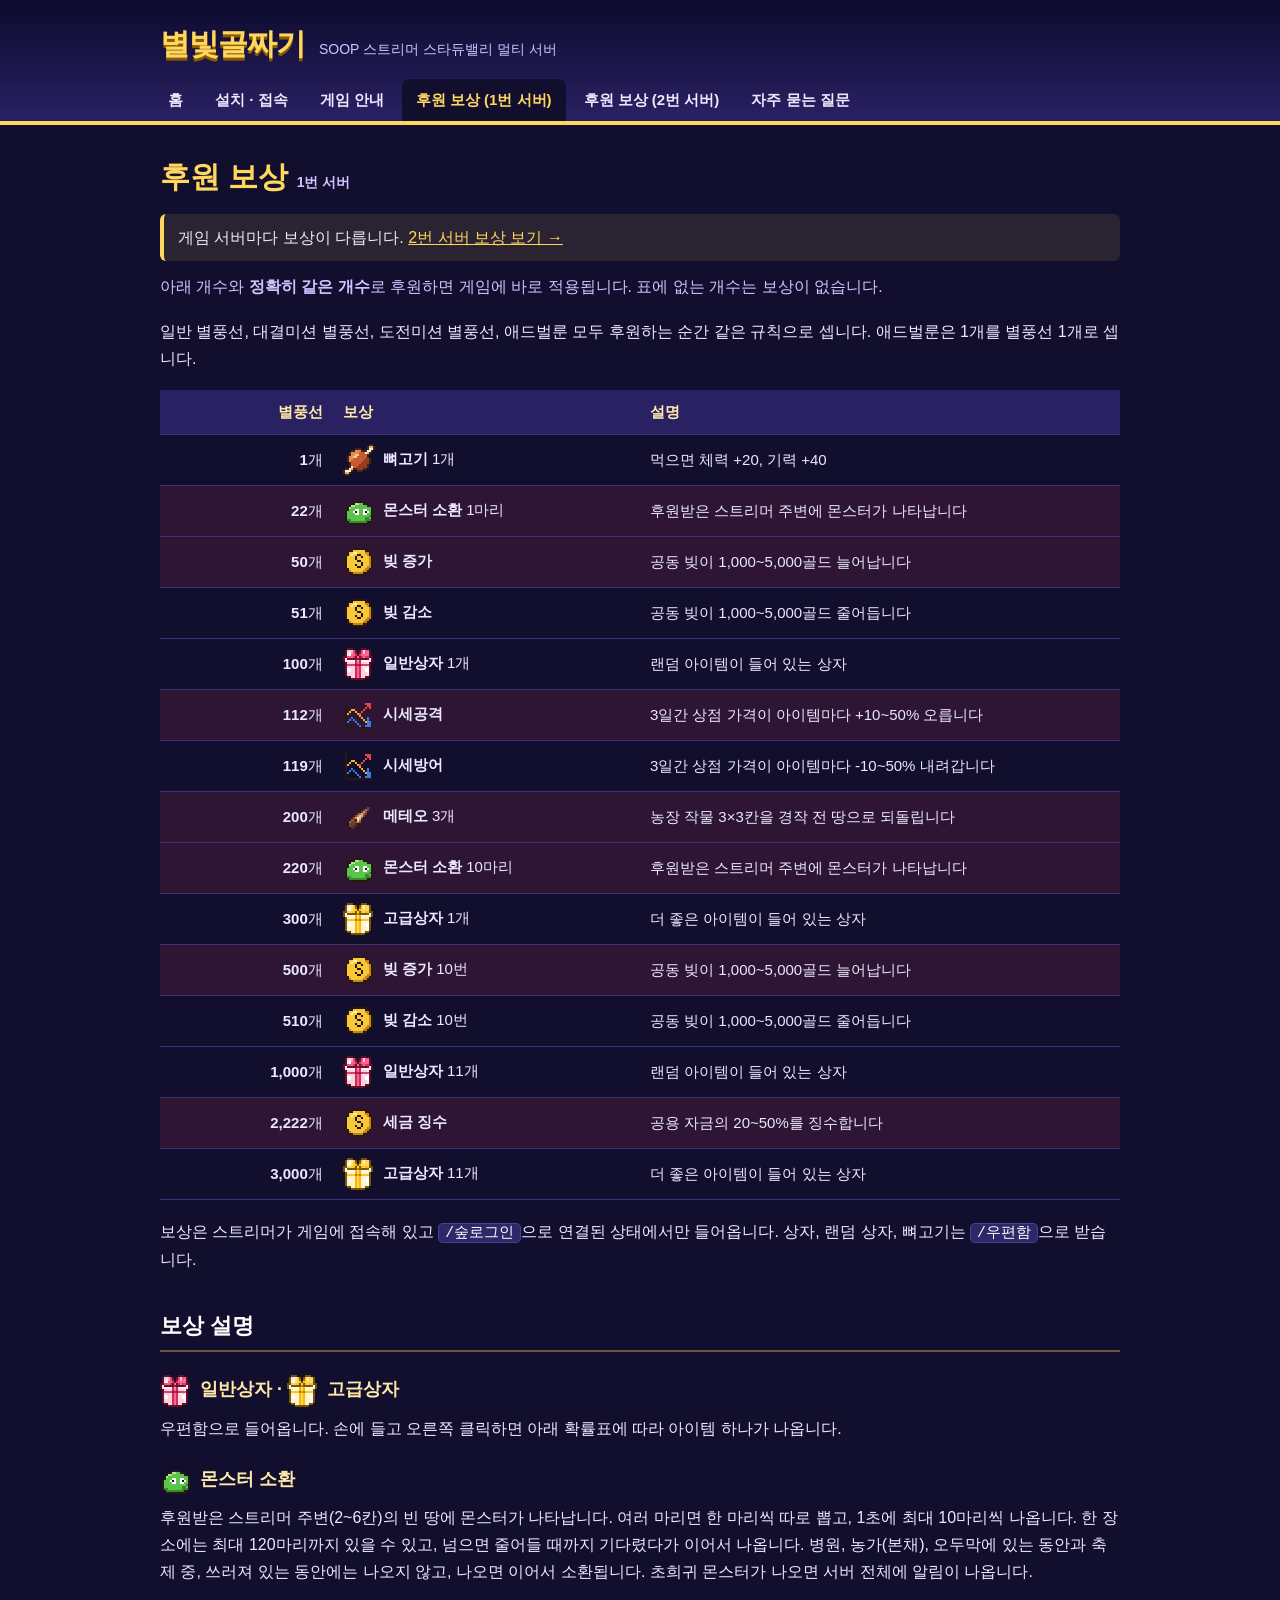
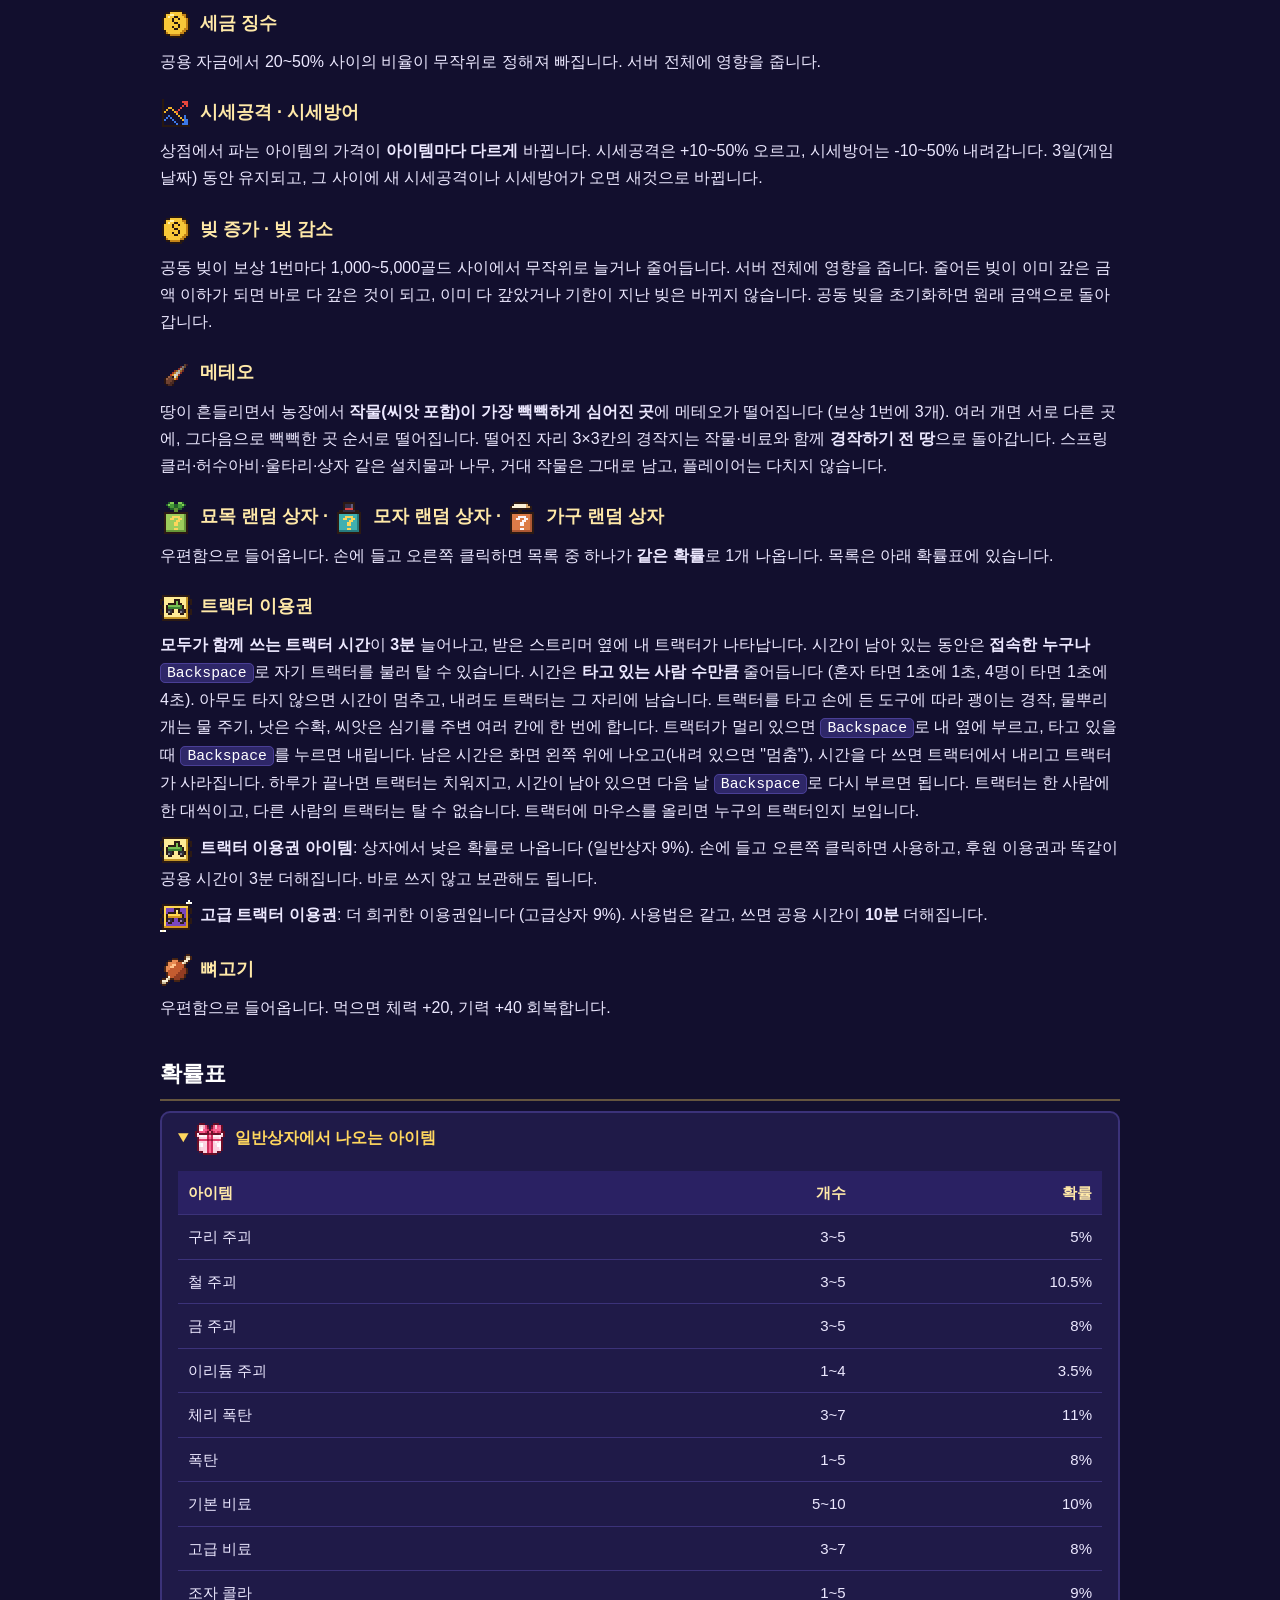
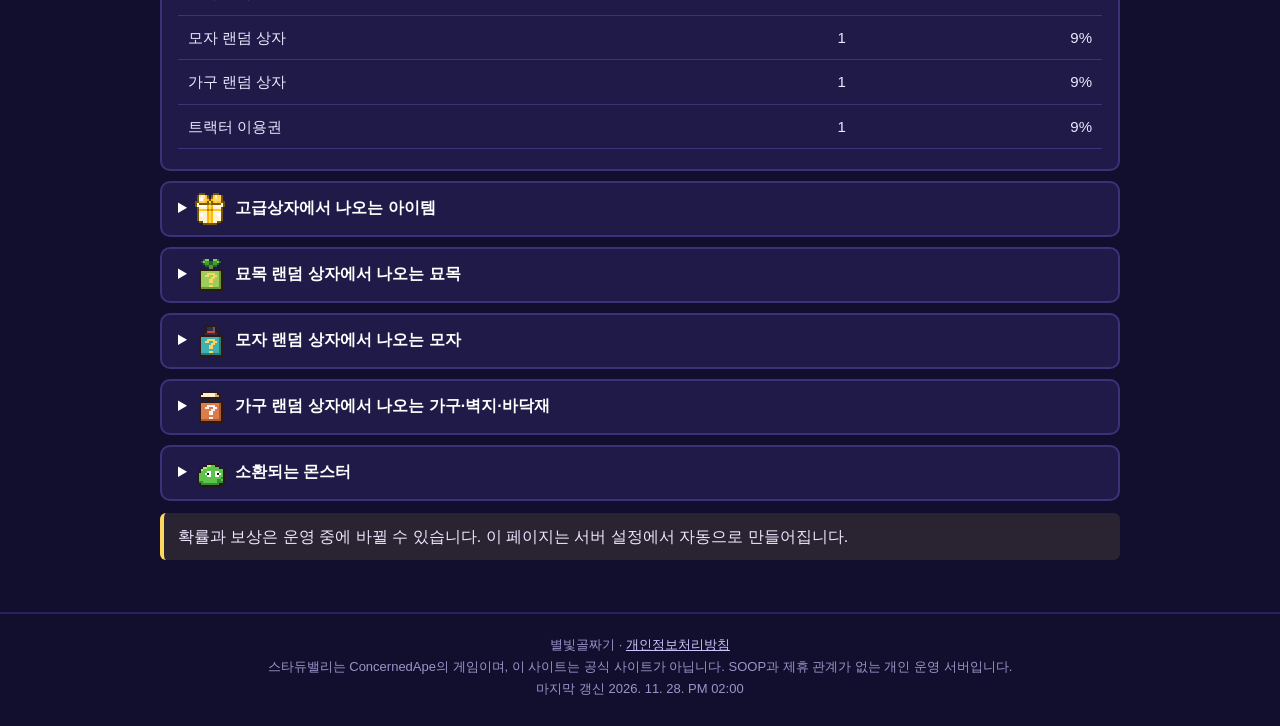
<file: wiki/rewards.html>
<!DOCTYPE html><html lang="ko"><head><meta charset="utf-8">
<meta name="viewport" content="width=device-width,initial-scale=1">
<title>후원 보상 (1번 서버) - 별빛골짜기 위키</title><link rel="stylesheet" href="style.css"></head><body>
<header><div class="top"><a class="logo" href="./">별빛골짜기</a><span class="tag">SOOP 스트리머 스타듀밸리 멀티 서버</span></div>
<nav><a href="./">홈</a><a href="install.html">설치 · 접속</a><a href="play.html">게임 안내</a><a href="rewards.html" class="on">후원 보상 (1번 서버)</a><a href="rewards-2.html">후원 보상 (2번 서버)</a><a href="faq.html">자주 묻는 질문</a></nav></header>
<main>
<h1>후원 보상 <span class="tag">1번 서버</span></h1>
<p class="note">게임 서버마다 보상이 다릅니다. <a href="rewards-2.html">2번 서버 보상 보기 →</a></p>
<p class="lead">아래 개수와 <b>정확히 같은 개수</b>로 후원하면 게임에 바로 적용됩니다. 표에 없는 개수는 보상이 없습니다.</p>
<p>일반 별풍선, 대결미션 별풍선, 도전미션 별풍선, 애드벌룬 모두 후원하는 순간 같은 규칙으로 셉니다. 애드벌룬은 1개를 별풍선 1개로 셉니다.</p>
<div class="scroll"><table><tr><th class="n" style="width:18%">별풍선</th><th style="width:32%">보상</th><th>설명</th></tr><tr><td class="n"><b>1</b>개</td><td><img class="ico" src="img/food.png" alt=""><b>뼈고기</b> 1개</td><td>먹으면 체력 +20, 기력 +40</td></tr><tr class="bad"><td class="n"><b>22</b>개</td><td><img class="ico" src="img/monster.png" alt=""><b>몬스터 소환</b> 1마리</td><td>후원받은 스트리머 주변에 몬스터가 나타납니다</td></tr><tr class="bad"><td class="n"><b>50</b>개</td><td><img class="ico" src="img/goalUp.png" alt=""><b>빚 증가</b> </td><td>공동 빚이 1,000~5,000골드 늘어납니다</td></tr><tr><td class="n"><b>51</b>개</td><td><img class="ico" src="img/goalDown.png" alt=""><b>빚 감소</b> </td><td>공동 빚이 1,000~5,000골드 줄어듭니다</td></tr><tr><td class="n"><b>100</b>개</td><td><img class="ico" src="img/chest.png" alt=""><b>일반상자</b> 1개</td><td>랜덤 아이템이 들어 있는 상자</td></tr><tr class="bad"><td class="n"><b>112</b>개</td><td><img class="ico" src="img/priceAttack.png" alt=""><b>시세공격</b> </td><td>3일간 상점 가격이 아이템마다 +10~50% 오릅니다</td></tr><tr><td class="n"><b>119</b>개</td><td><img class="ico" src="img/priceDefense.png" alt=""><b>시세방어</b> </td><td>3일간 상점 가격이 아이템마다 -10~50% 내려갑니다</td></tr><tr class="bad"><td class="n"><b>200</b>개</td><td><img class="ico" src="img/meteor.png" alt=""><b>메테오</b> 3개</td><td>농장 작물 3×3칸을 경작 전 땅으로 되돌립니다</td></tr><tr class="bad"><td class="n"><b>220</b>개</td><td><img class="ico" src="img/monster.png" alt=""><b>몬스터 소환</b> 10마리</td><td>후원받은 스트리머 주변에 몬스터가 나타납니다</td></tr><tr><td class="n"><b>300</b>개</td><td><img class="ico" src="img/premiumChest.png" alt=""><b>고급상자</b> 1개</td><td>더 좋은 아이템이 들어 있는 상자</td></tr><tr class="bad"><td class="n"><b>500</b>개</td><td><img class="ico" src="img/goalUp.png" alt=""><b>빚 증가</b> 10번</td><td>공동 빚이 1,000~5,000골드 늘어납니다</td></tr><tr><td class="n"><b>510</b>개</td><td><img class="ico" src="img/goalDown.png" alt=""><b>빚 감소</b> 10번</td><td>공동 빚이 1,000~5,000골드 줄어듭니다</td></tr><tr><td class="n"><b>1,000</b>개</td><td><img class="ico" src="img/chest.png" alt=""><b>일반상자</b> 11개</td><td>랜덤 아이템이 들어 있는 상자</td></tr><tr class="bad"><td class="n"><b>2,222</b>개</td><td><img class="ico" src="img/tax.png" alt=""><b>세금 징수</b> </td><td>공용 자금의 20~50%를 징수합니다</td></tr><tr><td class="n"><b>3,000</b>개</td><td><img class="ico" src="img/premiumChest.png" alt=""><b>고급상자</b> 11개</td><td>더 좋은 아이템이 들어 있는 상자</td></tr></table></div>

<p>보상은 스트리머가 게임에 접속해 있고 <code>/숲로그인</code>으로 연결된 상태에서만 들어옵니다. 상자, 랜덤 상자, 뼈고기는 <code>/우편함</code>으로 받습니다.</p>
<h2>보상 설명</h2>
<h3><img class="ico" src="img/chest.png" alt="">일반상자 · <img class="ico" src="img/premiumChest.png" alt="">고급상자</h3><p>우편함으로 들어옵니다. 손에 들고 오른쪽 클릭하면 아래 확률표에 따라 아이템 하나가 나옵니다.</p>
<h3><img class="ico" src="img/monster.png" alt="">몬스터 소환</h3><p>후원받은 스트리머 주변(2~6칸)의 빈 땅에 몬스터가 나타납니다. 여러 마리면 한 마리씩 따로 뽑고, 1초에 최대 10마리씩 나옵니다. 한 장소에는 최대 120마리까지 있을 수 있고, 넘으면 줄어들 때까지 기다렸다가 이어서 나옵니다. 병원, 농가(본채), 오두막에 있는 동안과 축제 중, 쓰러져 있는 동안에는 나오지 않고, 나오면 이어서 소환됩니다. 초희귀 몬스터가 나오면 서버 전체에 알림이 나옵니다.</p>
<h3><img class="ico" src="img/tax.png" alt="">세금 징수</h3><p>공용 자금에서 20~50% 사이의 비율이 무작위로 정해져 빠집니다. 서버 전체에 영향을 줍니다.</p>
<h3><img class="ico" src="img/priceAttack.png" alt="">시세공격 · 시세방어</h3><p>상점에서 파는 아이템의 가격이 <b>아이템마다 다르게</b> 바뀝니다. 시세공격은 +10~50% 오르고, 시세방어는 -10~50% 내려갑니다. 3일(게임 날짜) 동안 유지되고, 그 사이에 새 시세공격이나 시세방어가 오면 새것으로 바뀝니다.</p>
<h3><img class="ico" src="img/goalUp.png" alt="">빚 증가 · 빚 감소</h3><p>공동 빚이 보상 1번마다 1,000~5,000골드 사이에서 무작위로 늘거나 줄어듭니다. 서버 전체에 영향을 줍니다. 줄어든 빚이 이미 갚은 금액 이하가 되면 바로 다 갚은 것이 되고, 이미 다 갚았거나 기한이 지난 빚은 바뀌지 않습니다. 공동 빚을 초기화하면 원래 금액으로 돌아갑니다.</p>
<h3><img class="ico" src="img/meteor.png" alt="">메테오</h3><p>땅이 흔들리면서 농장에서 <b>작물(씨앗 포함)이 가장 빽빽하게 심어진 곳</b>에 메테오가 떨어집니다 (보상 1번에 3개). 여러 개면 서로 다른 곳에, 그다음으로 빽빽한 곳 순서로 떨어집니다. 떨어진 자리 3×3칸의 경작지는 작물·비료와 함께 <b>경작하기 전 땅</b>으로 돌아갑니다. 스프링클러·허수아비·울타리·상자 같은 설치물과 나무, 거대 작물은 그대로 남고, 플레이어는 다치지 않습니다.</p>
<h3><img class="ico" src="img/saplingBox.png" alt="">묘목 랜덤 상자 · <img class="ico" src="img/hatBox.png" alt="">모자 랜덤 상자 · <img class="ico" src="img/furnitureBox.png" alt="">가구 랜덤 상자</h3><p>우편함으로 들어옵니다. 손에 들고 오른쪽 클릭하면 목록 중 하나가 <b>같은 확률</b>로 1개 나옵니다. 목록은 아래 확률표에 있습니다.</p>
<h3><img class="ico" src="img/tractorTicket.png" alt="">트랙터 이용권</h3><p><b>모두가 함께 쓰는 트랙터 시간</b>이 <b>3분</b> 늘어나고, 받은 스트리머 옆에 내 트랙터가 나타납니다. 시간이 남아 있는 동안은 <b>접속한 누구나</b> <kbd>Backspace</kbd>로 자기 트랙터를 불러 탈 수 있습니다. 시간은 <b>타고 있는 사람 수만큼</b> 줄어듭니다 (혼자 타면 1초에 1초, 4명이 타면 1초에 4초). 아무도 타지 않으면 시간이 멈추고, 내려도 트랙터는 그 자리에 남습니다. 트랙터를 타고 손에 든 도구에 따라 괭이는 경작, 물뿌리개는 물 주기, 낫은 수확, 씨앗은 심기를 주변 여러 칸에 한 번에 합니다. 트랙터가 멀리 있으면 <kbd>Backspace</kbd>로 내 옆에 부르고, 타고 있을 때 <kbd>Backspace</kbd>를 누르면 내립니다. 남은 시간은 화면 왼쪽 위에 나오고(내려 있으면 "멈춤"), 시간을 다 쓰면 트랙터에서 내리고 트랙터가 사라집니다. 하루가 끝나면 트랙터는 치워지고, 시간이 남아 있으면 다음 날 <kbd>Backspace</kbd>로 다시 부르면 됩니다. 트랙터는 한 사람에 한 대씩이고, 다른 사람의 트랙터는 탈 수 없습니다. 트랙터에 마우스를 올리면 누구의 트랙터인지 보입니다.</p><p><img class="ico" src="img/tractorTicket.png" alt=""><b>트랙터 이용권 아이템</b>: 상자에서 낮은 확률로 나옵니다 (일반상자 9%). 손에 들고 오른쪽 클릭하면 사용하고, 후원 이용권과 똑같이 공용 시간이 3분 더해집니다. 바로 쓰지 않고 보관해도 됩니다.</p><p><img class="ico" src="img/tractorTicketPremium.png" alt=""><b>고급 트랙터 이용권</b>: 더 희귀한 이용권입니다 (고급상자 9%). 사용법은 같고, 쓰면 공용 시간이 <b>10분</b> 더해집니다.</p>
<h3><img class="ico" src="img/food.png" alt="">뼈고기</h3><p>우편함으로 들어옵니다. 먹으면 체력 +20, 기력 +40 회복합니다.</p>
<h2>확률표</h2>
<details open><summary><img class="ico" src="img/chest.png" alt="">일반상자에서 나오는 아이템</summary><div class="scroll"><table><tr><th>아이템</th><th class="n">개수</th><th class="n">확률</th></tr><tr><td>구리 주괴</td><td class="n">3~5</td><td class="n">5%</td></tr><tr><td>철 주괴</td><td class="n">3~5</td><td class="n">10.5%</td></tr><tr><td>금 주괴</td><td class="n">3~5</td><td class="n">8%</td></tr><tr><td>이리듐 주괴</td><td class="n">1~4</td><td class="n">3.5%</td></tr><tr><td>체리 폭탄</td><td class="n">3~7</td><td class="n">11%</td></tr><tr><td>폭탄</td><td class="n">1~5</td><td class="n">8%</td></tr><tr><td>기본 비료</td><td class="n">5~10</td><td class="n">10%</td></tr><tr><td>고급 비료</td><td class="n">3~7</td><td class="n">8%</td></tr><tr><td>조자 콜라</td><td class="n">1~5</td><td class="n">9%</td></tr><tr><td>모자 랜덤 상자</td><td class="n">1</td><td class="n">9%</td></tr><tr><td>가구 랜덤 상자</td><td class="n">1</td><td class="n">9%</td></tr><tr><td>트랙터 이용권</td><td class="n">1</td><td class="n">9%</td></tr></table></div></details>
<details><summary><img class="ico" src="img/premiumChest.png" alt="">고급상자에서 나오는 아이템</summary><div class="scroll"><table><tr><th>아이템</th><th class="n">개수</th><th class="n">확률</th></tr><tr><td>금 주괴</td><td class="n">9~15</td><td class="n">10%</td></tr><tr><td>이리듐 주괴</td><td class="n">3~8</td><td class="n">5%</td></tr><tr><td>묘목 랜덤 상자</td><td class="n">1~3</td><td class="n">8%</td></tr><tr><td>체리 폭탄</td><td class="n">5~15</td><td class="n">10%</td></tr><tr><td>폭탄</td><td class="n">3~9</td><td class="n">10%</td></tr><tr><td>거대 폭탄</td><td class="n">2~5</td><td class="n">6%</td></tr><tr><td>디럭스 비료</td><td class="n">3~8</td><td class="n">7%</td></tr><tr><td>단단한 나무</td><td class="n">3~10</td><td class="n">7%</td></tr><tr><td>커피</td><td class="n">2~4</td><td class="n">10%</td></tr><tr><td>다이아몬드</td><td class="n">1~5</td><td class="n">5%</td></tr><tr><td>모자 랜덤 상자</td><td class="n">1~5</td><td class="n">7%</td></tr><tr><td>가구 랜덤 상자</td><td class="n">1~5</td><td class="n">6%</td></tr><tr><td>고급 트랙터 이용권</td><td class="n">1</td><td class="n">9%</td></tr></table></div></details>
<details><summary><img class="ico" src="img/saplingBox.png" alt="">묘목 랜덤 상자에서 나오는 묘목</summary><p>8종 중 하나가 <b>같은 확률(각 12.5%)</b>로 1개 나옵니다.</p><p style="font-size:14px;color:#cfc4ff">살구나무 묘목 · 체리나무 묘목 · 복숭아나무 묘목 · 오렌지나무 묘목 · 망고 묘목 · 바나나 나무 묘목 · 사과나무 묘목 · 석류나무 묘목</p></details>
<details><summary><img class="ico" src="img/hatBox.png" alt="">모자 랜덤 상자에서 나오는 모자</summary><p>122종 중 하나가 <b>같은 확률(각 0.82%)</b>로 1개 나옵니다.</p><p style="font-size:14px;color:#cfc4ff">ConcernedApe 모자 · 구리 냄비 · 개구리 모자 · 강철 선광 냄비 · 물방울무늬 머리 스카프 · 황금 선광 냄비 · 고깔모자 · 이리듐 선광 냄비 · 고블린 가면 · 공무원 모자 · 고양이 귀 · 궁수의 모자 · 공룡 모자 · 귀마개 · 기사의 투구 · 길의 모자 · 나비 리본 · 우아한 터번 · 낚시용 모자 · 흰색 터번 · 너구리 모자 · 녹색 터번 · 노움의 모자 · 마법 터번 · 닭 가면 · 도지사의 모자 · 대형 드워프 투구 · 밀짚모자 · 땡땡이 리본 · 디럭스 해적모 · 럭키 리본 · 레프러콘 모자 · 로고 캡 · 카우보이 모자 · 마녀 모자 · 파란 카우보이 모자 · 고글 · 붉은 카우보이 모자 · 방사능 고글 · 마법 카우보이 모자 · 선글라스 · 디럭스 카우보이 모자 · 민들레 · 어두운 카우보이 모자 · 미라 가면 · 방수모 · 미스터 치 모자 · 버섯 캡 · 미스테리 모자 · 벙거지 모자 · 블롭피쉬 가면 · 비니 · 뼈 장식 · 빨간 페즈 · 산타 모자 · 사냥꾼 모자 · 살아있는 모자 · 선원 모자 · 섬세한 리본 · 셰프 모자 · 소몰이 모자 · 솜브레로 · 수박 머리띠 · 스워시버클러 모자 · 스타 헬멧 · 스포츠 캡 · 신부의 면사포 · 신비한 모자 · 쓰레기 모자 · 실크해트 · 안대 · 안전모 · 애비게일의 리본 · 어두운 야구모자 · 어두운 벨벳 리본 · 우주 헬멧 · 어릿광대 모자 · 자두색 샤포 · 에밀리의 마법 모자 · 작은 캡 · 열대클립 · 조자 캡 · 오징어 모자 · 종이 모자 · 월계수 화환 왕관 · 중절모 · 인피니티 크라운 · 채집가의 모자 · 전사의 투구 · 카우걸 모자 · 종자의 투구 · 쿨 캡 · 주니모 모자 · 트럭 운전수 모자 · 쥐 귀 · 트리콘 모자 · 치의 가면 · 파티 모자 (3종) · 토템 가면 · 티아라 · 파란 끈리본 · 패션 모자 · 파란 리본 · 페도라 · 파란 보닛 · 페이지 보이 캡 · 파랑새 가면 · 편한 모자 · 판다 모자 · 프로펠러 모자 · 핑크 리본 · 플랫 톱 모자 · 해골 가면 · 해적모 · 호랑이 모자 · 헐렁한 비니 · 호박 가면 · 황금 투구 · 황금 가면 · 흰색 리본</p></details>
<details><summary><img class="ico" src="img/furnitureBox.png" alt="">가구 랜덤 상자에서 나오는 가구·벽지·바닥재</summary><p>836종 중 하나가 <b>같은 확률(각 0.12%)</b>로 1개 나옵니다.</p><p style="font-size:14px;color:#cfc4ff">검은 쿠션 · 어두운 소파 · 어두운 책장 · 어두운 왕좌 · 어두운 카펫 · 몬스터 카펫 · 어두운 테이블 · 몬스터 벽장식 · 어두운 캣 트리 · 몬스터 벽난로 · 보라색 용 석상 · 녹색 용 석상 · 해골 · 해골 포스터 · 해적 깃발 · 해적 카펫 · 해적 더블 침대 · 마법사 소파 · 가마솥 · 마녀의 빗자루 · 룬 · 룬 카펫 · 마법사 램프 · 마법사 벽난로 · 마법사 서랍장 · 마법사 서재 · 마법사 스툴 · 마법사 엔드 테이블 · 마법사 의자 · 마법사 침대 · 마법사 쿠션 · 마법사 테이블 · 어두운 마법사 쿠션 · 마법사 티테이블 · 마법사의 탑 · 긴 영약 테이블 · 쌓여있는 영약 선반 · 쌓여있는 작은 영약 선반 · 영약 꾸러미 · 영약 두병 · 영약 선반 · 영약 테이블 · 작은 영약 선반 · 마법사 책꽂이 · 마법사 책장 · 작은 마법사 책장 · 짧은 마법사 책장 · 큰 마법사 책장 · 장식용 마법사 문 · 예술가의 책장 · 럭셔리한 책장 · 짧은 책장 · 갈색 책 · 떨어진 갈색 책 · 노란 책 · 떨어진 노란 책 · 보라 책 · 떨어진 보라 책 · 빨간 책 · 떨어진 빨간 책 · 초록색 책 · 떨어진 초록 책 · 파란 책 · 떨어진 파란 책 · 작은 책 더미 · 작은 책 무더기 · 책 더미 · 책 무더기 · 큰 책 더미 · 큰 책 무더기 · 안내 책자 보관장 · 수정구 · 봉제 주니모 · 토파즈 수정구 · 작은 봉제 주니모 (4종) · 루비 수정구 · 자수정 수정구 · 에메랄드 수정구 · 아쿠아마린 수정구 · 잠자는 노란 주니모 · 잠자는 보라 주니모 · 잠자는 빨간 주니모 · 잠자는 주황 주니모 · 잠자는 초록 주니모 · 잠자는 파란 주니모 · 잠자는 회색 주니모 · 주니모 별 · 어두운 주니모 쿠션 · 원형 주니모 카펫 · 사각 주니모 카펫 · 작은 주니모 매트 · 주니모 꽃 · 주니모 나무 · 주니모 꾸러미 · 주니모 매트 · 주니모 명판 · 주니모 벽걸이 명판 · 주니모 램프 · 주니모 벽난로 · 주니모 서랍장 · 주니모 소파 · 주니모 스툴 · 주니모 식물 · 주니모 엔드 테이블 · 주니모 의자 · 주니모 책장 · 주니모 침대 · 주니모 카펫 · 주니모 티테이블 · 주니모 쿠션 · 주니모 테이블 · 작은 주니모 오두막 · 작은 주니모 항아리 · 주니모 오두막 · 주니모 가방 · 큰 주니모 오두막 · 주니모 항아리 · 장식용 주니모 문 · 밀림 데칼 (4종) · 잎사귀 장식 (5종) · 밝은 잎사귀 벽 패널 · 어두운 잎사귀 벽 패널 · 잎사귀 벽 패널 · 토템폴 · 침대 (2종) · 더블 침대 (2종) · 열대 침대 · 열대 더블 침대 · 열대 TV · 열대 의자 · 밀림 횃불 · 루아우 테이블 · 늪지 식물 · 꽃 벽장식 · 작은 꽃 벽장식 · 야자 벽 장식 · 야자수 벽장식 · 실내용 야자수 · 긴 야자나무 · 모래 카펫 · 사막 깃발 · 사막 벽난로 · 사막 엔드 테이블 · 사막 의자 · 사막 테이블 · 사막 카펫 · 복고풍 꽃 · 복고풍 라디오 · 복고풍 램프 · 복고풍 매트 · 복고풍 배너 · 복고풍 벽난로 · 복고풍 사각 카펫 · 복고풍 서랍장 · 복고풍 소파 · 복고풍 식물 · 복고풍 스툴 · 복고풍 엔드 테이블 · 복고풍 의자 · 복고풍 찬장 · 복고풍 침대 · 복고풍 책장 · 복고풍 쿠션 · 복고풍 카펫 · 어두운 복고풍 쿠션 · 복고풍 테이블 · 복고풍 티테이블 · 큰 복고풍 카펫 · 장식용 복고풍 문 · 장식용 참나무 사다리 · 참나무 램프 엔드 테이블 · 참나무 벤치 · 참나무 서랍장 · 참나무 의자 · 참나무 엔드 테이블 · 참나무 테이블 · 참나무 티 테이블 · 마호가니 만찬 테이블 · 마호가니 램프 엔드 테이블 · 마호가니 벤치 · 마호가니 서랍장 · 마호가니 의자 · 마호가니 엔드 테이블 · 마호가니 테이블 · 마호가니 티 테이블 · 장식용 호두나무 사다리 · 호두나무 램프 엔드 테이블 · 호두나무 벤치 · 호두나무 서랍장 · 호두나무 의자 · 호두나무 엔드 테이블 · 호두나무 테이블 · 호두나무 티 테이블 · 자작나무 더블 침대 · 자작나무 램프 엔드 테이블 · 자작나무 벤치 · 자작나무 서랍장 · 자작나무 의자 · 자작나무 엔드 테이블 · 자작나무 테이블 · 자작나무 티 테이블 · J · J. 라이트 · J. 그림 · 사각 조자 카펫 · 쌓여있는 조자 상자 · 작은 조자 카펫 · 조자 금고 · 조자 램프 · 조자 벽난로 · 조자 본사 그림 · 조자 상자 · 조자 서랍장 · 조자 소파 · 조자 쇼핑카트 · 조자 스툴 · 조자 엔드 테이블 · 조자 의자 · 조자 책장 · 조자 침대 · 조자 카펫 · 조자 커피 테이블 · 조자 콜라 그림 · 조자 콜라 냉장고 · 조자 콜라 라이트 · 조자 콜라 장식 · 조자 콜라 캔 · 조자 테이블 · 조자 콜라 티테이블 · 조자 쿠션 · 큰 조자 상자 · 큰 조자 카펫 · 회색 조자 서랍장 · 회색 조자 책장 · 회색 조자 엔드 테이블 · 회색 조자 쿠션 · 회색 조자 커피 테이블 · 장식용 조자 문 · 모던 더블 침대 · 모던 엔드 테이블 · 모던 카펫 · 모던 테이블 · 현대 만찬 테이블 · 모던 티 테이블 · 현대 등 · 현대 벤치 · 현대 책장 · 눈 내린 카펫 · 겨울 만찬 테이블 · 겨울 엔드 테이블 · 겨울 의자 · 겨울 테이블 · 겨울 나무 장식 · 겨울 배너 · 겨울 별의 나무 · 밤하늘 장식 1 · 밤하늘 장식 2 · 밤하늘 장식 3 · 달 테이블 · 별과 달 카펫 · 수정 의자 · 별빛 더블 침대 · 분홍 사무용 의자 · 보라 사무용 의자 · 녹색 사무용 스툴 · 주황색 사무용 스툴 · 녹색 스툴 · 파란 스툴 · 붉은 식탁 의자 · 파란 식탁 의자 · 시골 의자 · 아침 의자 · 식탁용 의자 (2종) · 귀여운 의자 · 그루비 의자 · 녹색 쿠션 의자 · 분홍색 쿠션 의자 · 철제 의자 · 왕 의자 · 그루터기 의자 · 플라스틱 의자 · 목제 소파 · 곰팡이 핀 소파 · 노란 쿠션 · 초록 쿠션 · 노란 안락의자 · 녹색 안락의자 · 노란 소파 · 녹색 소파 · 빨간 쿠션 · 파란 쿠션 · 붉은 안락의자 · 파란 안락의자 · 붉은 소파 · 파란 소파 · 갈색 쿠션 · 바닥 TV · 갈색 안락의자 · 저렴한 TV · 갈색 소파 · 플라즈마 TV · 큰 갈색소파 · 구식 TV · 망가진 TV · 아동용 침대 · 파란 줄무늬 더블 침대 · 파란 줄무늬 침대 · 디럭스 더블 침대 · 딸기 더블 침대 · 와일드 더블 침대 · 이국적인 더블 침대 · 낚시꾼 더블 침대 · 둥근 창문 · 기본 창문 · 작은 창문 · 화려한 창문 · 목조장식 창문 · 철제 창문 · 삼각 창문 · 판자로 막은 창문 · 라디오 탁상 · 플라스틱 엔드 테이블 · 할머니의 엔드 테이블 · 와인 테이블 · 정령 테이블 · 음식이 가득한 만찬 테이블 · 돌 판 · 럭셔리 테이블 · 신석기 테이블 · 술집 테이블 · 축제 만찬 테이블 · 점쟁이 테이블 · 캔디 테이블 · 커피 테이블 · 태양 테이블 · 말린 해바라기 · 퍼즐 테이블 · 구불구불한 나무 · 디럭스 나무 · 긴 선인장 · 분재 나무 · 손질된 소나무 · 작은 소나무 · 인조 묘목 · 인조 식물 · 작은 화분 · 탁상 화분 · 이국적인 나무 · 장식용 나무 · 행운목 · 키 큰 실내용 화초 · 화려한 실내용 화초 (3종) · 실내용 화초 (20종) · 게시판 · 광부 장식 · 구름 데칼 (2종) · 달빛 해파리 배너 · 구명환 · 달력 · 닭 데칼 · 먼지 쌓인 두개골 · 딸기 장식 · 모형 비행기 · 배 모형 · 벽 호박 · 벽걸이 검 · 벽걸이 방패 · 벽걸이 촛대 (7종) · 벽걸이 시계 · 벽걸이 화분 · 세계지도 · 선인장 벽장식 · 생선 벽장식 · 얼음 배너 · 우주 정거장 데칼 · 월플라워 친구 · 이국적인 궁전 · 소 데칼 · 작은 벽 호박 · 피라미드 데칼 · 실내용 걸이식 바구니 · 전기 콘센트 · 전등 스위치 · 전시용 송어 · 천장 깃발 · 큰 빛 줄기 · 파스텔 배너 · 주기율표 · 피에르의 표지판 · 과일 샐러드 카펫 · 구대륙 카펫 · 꽃무늬 카펫 · 나무 카펫 · 녹색 시골집 카펫 · 바다 카펫 · 붉은 시골집 카펫 · 붉은 카펫 · 뼈 카펫 · 삼베 카펫 · 선박의 카펫 · 소용돌이 카펫 · 신비의 카펫 · 얼음 카펫 · 연녹색 카펫 · 조각보 카펫 · 큰 녹색 카펫 · 큰 붉은 카펫 · 큰 시골집 카펫 · 펑키 카펫 · 대나무 매트 · 돌 바닥재 · 캣 트리 · 개집 · 업라이트 피아노 · 어두운 개집 · 어두운 피아노 · 반려동물 물그릇 · 반려동물 사료 그릇 · 돌 벽난로 · 벽돌 벽난로 · 우아한 벽난로 · 이리듐 벽난로 · 곰 목조상 · 그루터기 횃불 · 노래하는 돌 · 레아의 목조상 · 늘보 해골 (좌) · 대식가의 동상 · 늘보 해골 (중) · 보보 조각상 · 늘보 해골 (우) · 웜버스 조각상 · 금전출납기 · 닻 · 다람쥐 조각상 · 닭 동상 · 타이어 · 묻혀있는 타이어 · 붉은 버섯 항아리 · 비닐 봉투 · 박스 등 · 시골 램프 · 새집 · 선인장 · 빨랫줄 · 식스팩 링 · 샘의 라디오 · 샘의 스케이트보드 · 알루미늄 캔 · 엎질러진 음료 · 스토브 벽난로 · 양초 등 · 우아한 항아리 · 장식용 나무통 · 이리듐 크로버스 · 작은 수정 · 장식용 검 · 장식용 등불 · 장식용 도끼 · 장식용 쇠스랑 · 장식용 삽 · 장식용 쓰레기통 · 장식용 접시 · 장식용 해치 · 전시용 정동석 · 찬장 · 지저분한 셔츠 · 초록 병 · 지저분한 반바지 · 파란 병 · 지구본 · 포장지 · 칼리코상 · 코트 걸이 · 클래식 등 · 화려한 등 · 평범한 횃불 · 흑요석 항아리 · 후탄 곰 · 후탄 토끼 · 큰 후탄 곰 · 공업용 파이프 · 나무 기둥 · 나무 패널 · 세라믹 기둥 · 통나무 패널 (2종) · 황금 기둥 · 칸막이 (좌) (7종) · 칸막이 (우) (8종) · 장식용 문 (6종) · 다채로운 그림 · 상형 문자 · 예술 사진 · 예술 사진 2 · 작은 나무 · 작은 액자 · 블루베리 · 블루 시티 · 붉은 독수리 · 인어 초상화 · 태양의 왕국 · 구름 · 1000년 후 · 나무 3그루 · 뱀 · 열대어 173 · 찰흙의 땅 · 내 첫 그림 · UFO · VGA 낙원 · 그루비 · 고속도로 89 · 공허 소용돌이 · 길 · 나뭇잎 그림 · 돼지 그림 · 마을 회관 · 무찌마루 · 물리학 101 · 바늘끝 꽃 · 바이너리 · 바닐라 빌라 · 별방울 · 보석 바다의 여왕 · 보트 · 비취 언덕 · 비취 언덕 (대) · 스타쉽 · 작은 친구들 · 스퀴드 키드 · 오두막 · 얼어붙은 꿈 · 추상 · 에코 언덕의 밤 · 연의 달인 &#39;95 · 잔디의 춤 · 체커 · 첨탑 · 태고의 동작 · 칼리코 폭포 · 화산 사진 · 타버린 공물 · 태양 사구 · 태양 44 · 태양 45 · 용감한 작고 어린 나무 · 미스테리움 · 대초원의 왕의 여정: 극장판 · 웜버스 · 주주 시티 급행열차 · 콜드스타 목장의 기적 · 자연의 신비: 생기 넘치는 세상의 탐험 · 빗속의 울부짖음 · 샘 초상화 · 레아 초상화 · 세바스찬 초상화 · 마루 초상화 · 셰인 초상화 · 애비게일 초상화 · 알렉스 초상화 · 에밀리 초상화 · 엘리엇 초상화 · 페니 초상화 · 하비 초상화 · 헤일리 초상화 · 올해의 지점장 · 벽지 (121종) · 바닥재 (89종)</p></details>
<details><summary><img class="ico" src="img/monster.png" alt="">소환되는 몬스터</summary><div class="scroll"><table><tr><th>몬스터</th><th class="n">확률</th></tr><tr><td>초록 슬라임</td><td class="n">24%</td></tr><tr><td>파란 슬라임</td><td class="n">11.5%</td></tr><tr><td>박쥐</td><td class="n">10.4%</td></tr><tr><td>벌레</td><td class="n">9.4%</td></tr><tr><td>애벌레</td><td class="n">9.4%</td></tr><tr><td>빨간 슬라임</td><td class="n">5.2%</td></tr><tr><td>서리 박쥐</td><td class="n">5.2%</td></tr><tr><td>먼지 정령</td><td class="n">5.2%</td></tr><tr><td>바위 게</td><td class="n">5.2%</td></tr><tr><td>용암 박쥐<span class="pill y">희귀</span></td><td class="n">4.2%</td></tr><tr><td>유령<span class="pill y">희귀</span></td><td class="n">2.9%</td></tr><tr><td>해골<span class="pill y">희귀</span></td><td class="n">1.8%</td></tr><tr><td>그림자 무사<span class="pill y">희귀</span></td><td class="n">1.8%</td></tr><tr><td>그림자 주술사<span class="pill">초희귀</span></td><td class="n">1.3%</td></tr><tr><td>미라<span class="pill">초희귀</span></td><td class="n">1.1%</td></tr><tr><td>날개 달린 뱀<span class="pill">초희귀</span></td><td class="n">1.3%</td></tr></table></div></details>
<p class="note">확률과 보상은 운영 중에 바뀔 수 있습니다. 이 페이지는 서버 설정에서 자동으로 만들어집니다.</p></main>
<footer>별빛골짜기 · <a href="../privacy/">개인정보처리방침</a><br>
스타듀밸리는 ConcernedApe의 게임이며, 이 사이트는 공식 사이트가 아닙니다. SOOP과 제휴 관계가 없는 개인 운영 서버입니다.<br>마지막 갱신 2026. 11. 28. PM 02:00</footer>
</body></html>
</file>
<file: wiki/style.css>
*{box-sizing:border-box}
body{margin:0;font-family:"Malgun Gothic","맑은 고딕","Apple SD Gothic Neo",sans-serif;background:#120f2e;color:#ece8ff;line-height:1.7;font-size:16px}
a{color:#ffd75e}
header{background:linear-gradient(#0d0b2e,#2a2163);border-bottom:4px solid #ffd75e}
.top{max-width:1000px;margin:0 auto;padding:18px 20px 0;display:flex;align-items:baseline;gap:14px;flex-wrap:wrap}
.logo{font-size:30px;font-weight:900;color:#ffd75e;text-decoration:none;text-shadow:0 3px 0 #8a5a00;letter-spacing:-1px}
.tag{color:#cfc4ff;font-size:14px}
nav{max-width:1000px;margin:0 auto;padding:10px 14px 0;display:flex;flex-wrap:wrap;gap:4px}
nav a{color:#ece8ff;text-decoration:none;padding:8px 14px;border-radius:8px 8px 0 0;font-weight:700;font-size:15px}
nav a:hover{background:rgba(255,255,255,.08)}
nav a.on{background:#120f2e;color:#ffd75e}
main{max-width:1000px;margin:0 auto;padding:26px 20px 40px}
h1{font-size:30px;margin:0 0 6px;color:#ffd75e}
h2{font-size:22px;margin:34px 0 10px;padding-bottom:6px;border-bottom:2px solid rgba(255,215,94,.35);color:#fff}
h3{font-size:18px;margin:22px 0 8px;color:#ffe9a8}
p{margin:8px 0}
.lead{color:#cfc4ff;margin-bottom:18px}
.card{background:#1f1a48;border:2px solid #3b3279;border-radius:12px;padding:16px 20px;margin:14px 0}
.grid{display:grid;grid-template-columns:repeat(auto-fill,minmax(210px,1fr));gap:12px}
.grid a.card{display:block;text-decoration:none;color:#ece8ff;margin:0}
.grid a.card:hover{border-color:#ffd75e}
.grid a.card b{display:block;color:#ffd75e;font-size:18px}
table{width:100%;border-collapse:collapse;margin:10px 0;font-size:15px}
th,td{padding:9px 10px;border-bottom:1px solid #3b3279;text-align:left;vertical-align:middle}
th{background:#2a2163;color:#ffe9a8;font-weight:700}
td.n,th.n{text-align:right;white-space:nowrap}
tr.bad td{background:rgba(232,69,92,.12)}
.ico{width:32px;height:32px;image-rendering:pixelated;vertical-align:middle;margin-right:8px}
.big{width:48px;height:48px}
code,kbd{background:#2e2768;border:1px solid #4a3f96;border-radius:5px;padding:1px 6px;font-family:Consolas,monospace;font-size:.92em;color:#fff}
ol li,ul li{margin:4px 0}
.note{background:rgba(255,215,94,.1);border-left:4px solid #ffd75e;padding:10px 14px;border-radius:6px;margin:12px 0}
.warn{background:rgba(232,69,92,.13);border-left:4px solid #e8455c;padding:10px 14px;border-radius:6px;margin:12px 0}
.pill{display:inline-block;background:#e8455c;color:#fff;font-size:12px;font-weight:700;padding:1px 8px;border-radius:10px;margin-left:6px;vertical-align:2px}
.pill.g{background:#22a38a}.pill.y{background:#b8860b}
details{background:#1f1a48;border:2px solid #3b3279;border-radius:10px;padding:10px 16px;margin:10px 0}
details summary{cursor:pointer;font-weight:700;color:#fff}
details[open] summary{margin-bottom:6px;color:#ffd75e}
footer{border-top:2px solid #2a2163;color:#9d93c9;font-size:13px;text-align:center;padding:20px 16px 30px}
footer a{color:#cfc4ff}
.scroll{overflow-x:auto}
@media (max-width:640px){body{font-size:15px}.logo{font-size:24px}nav a{padding:6px 9px;font-size:14px}h1{font-size:24px}th,td{padding:7px 6px;font-size:14px}}
</file>
